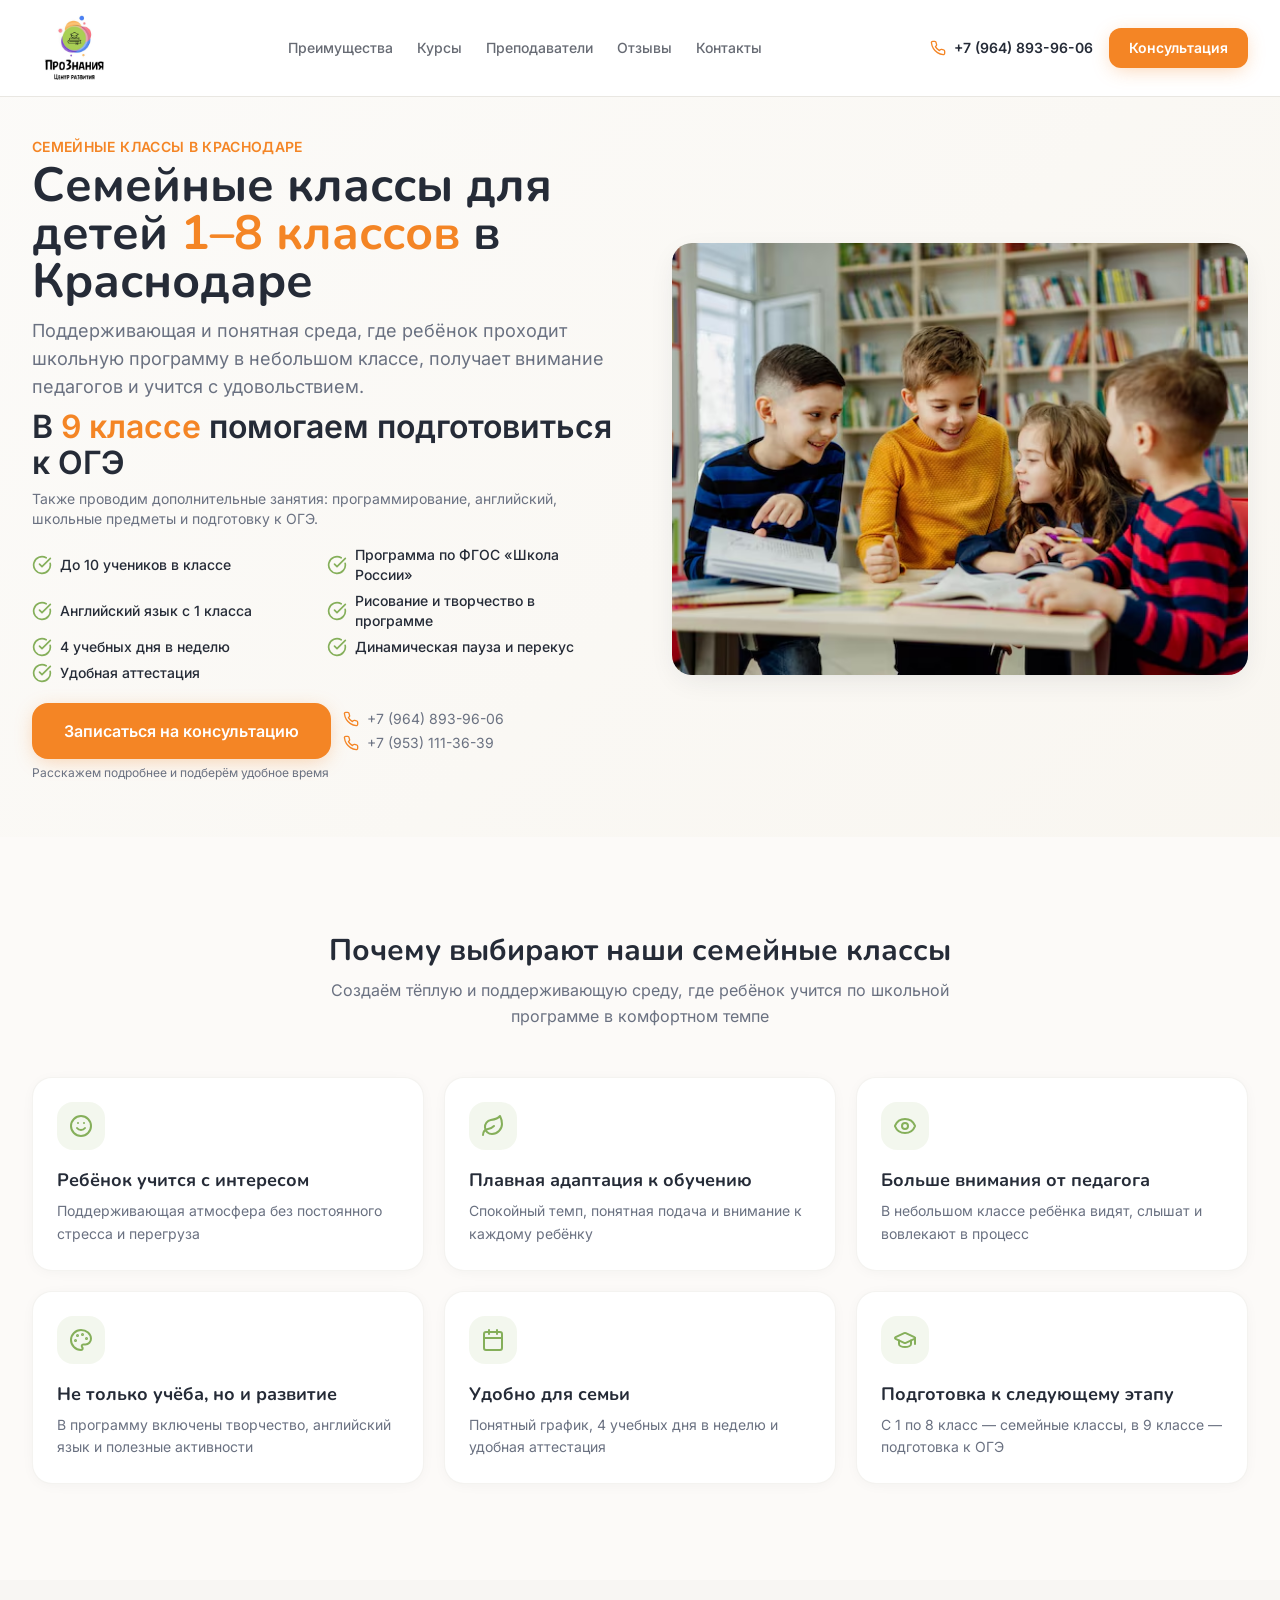
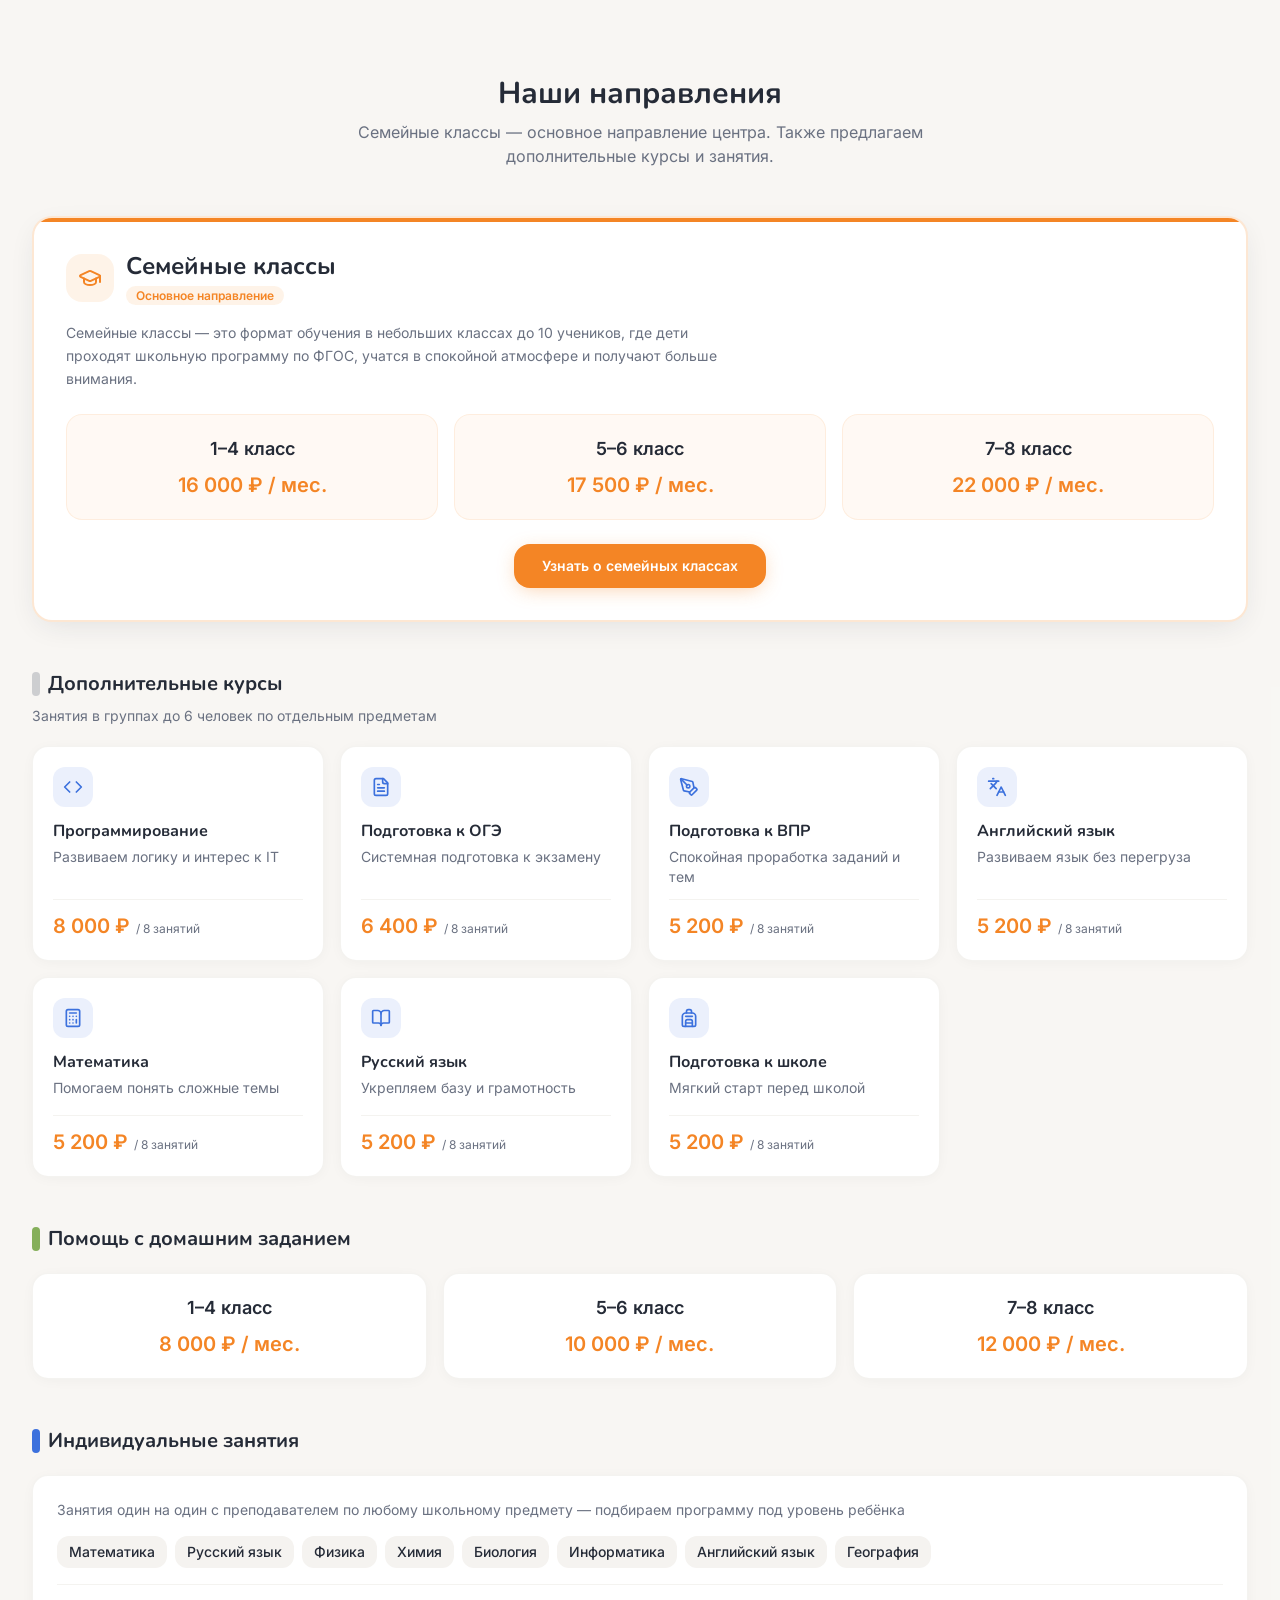
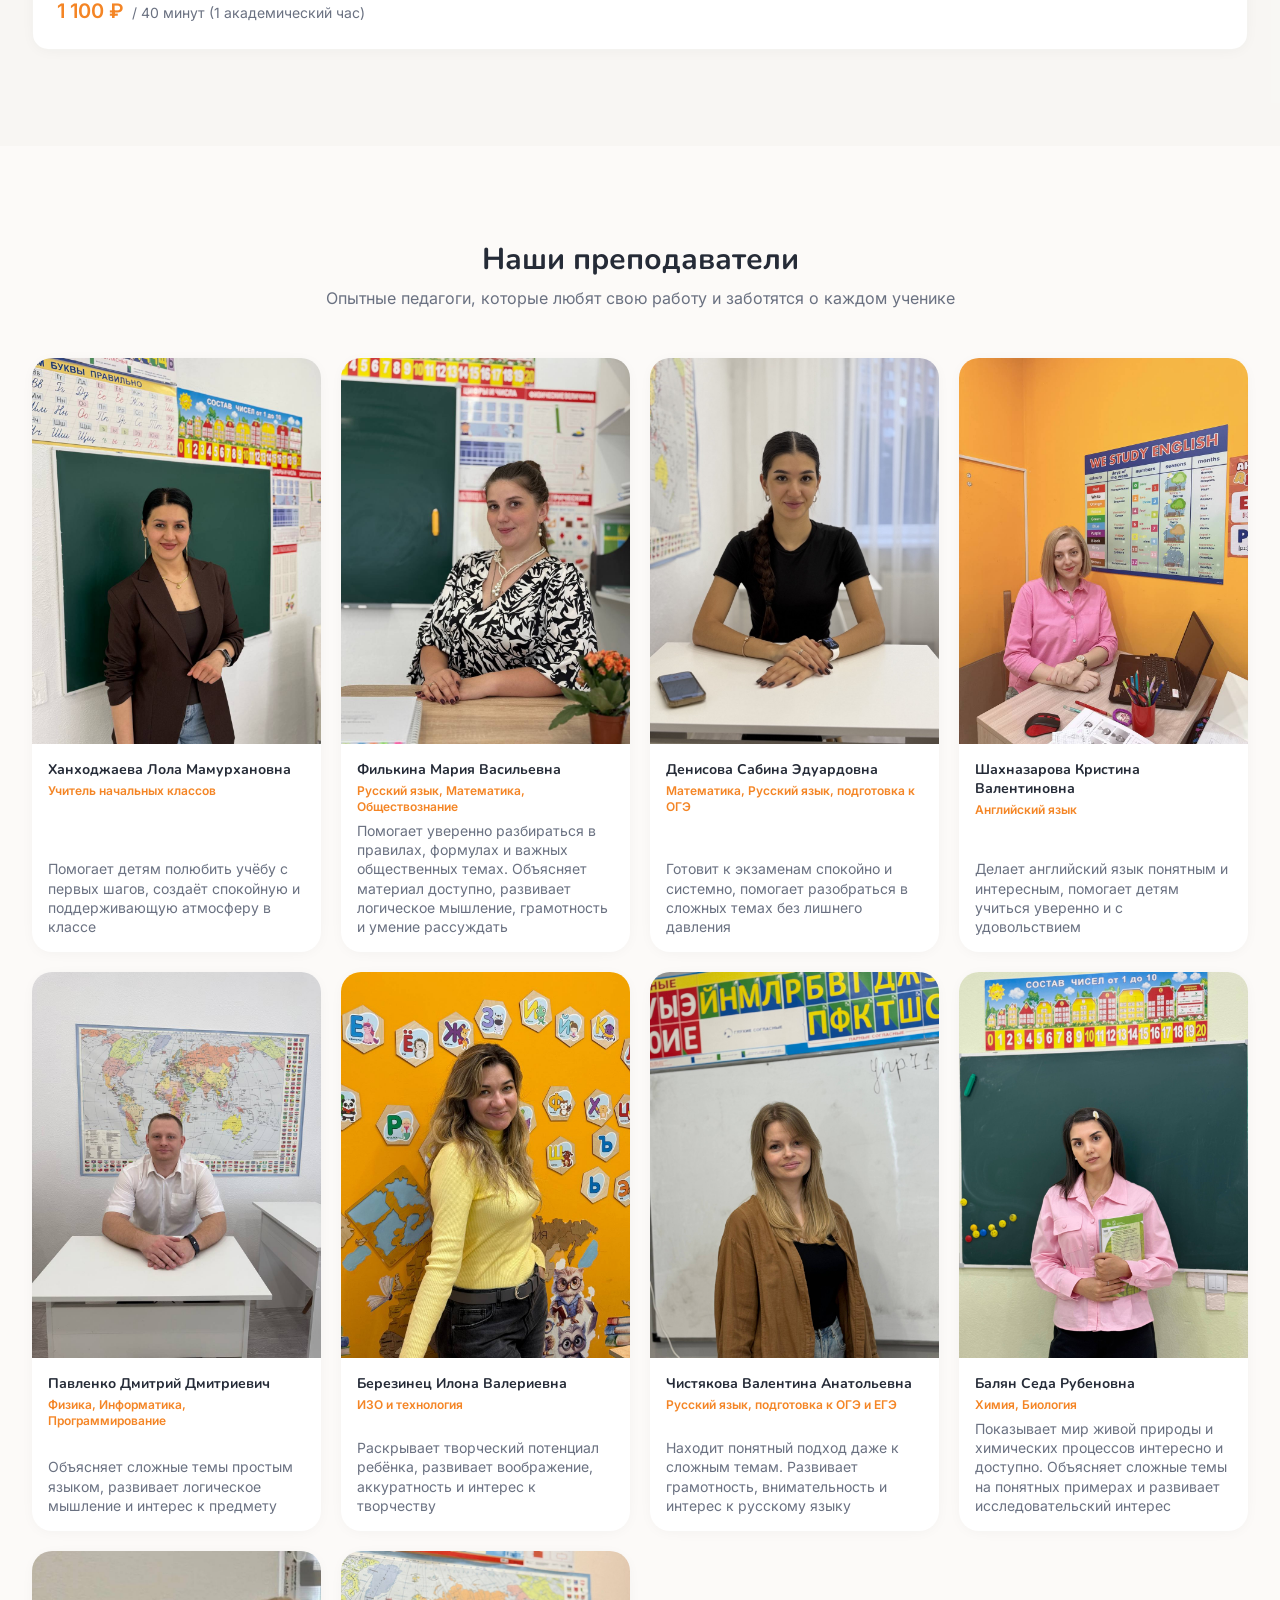
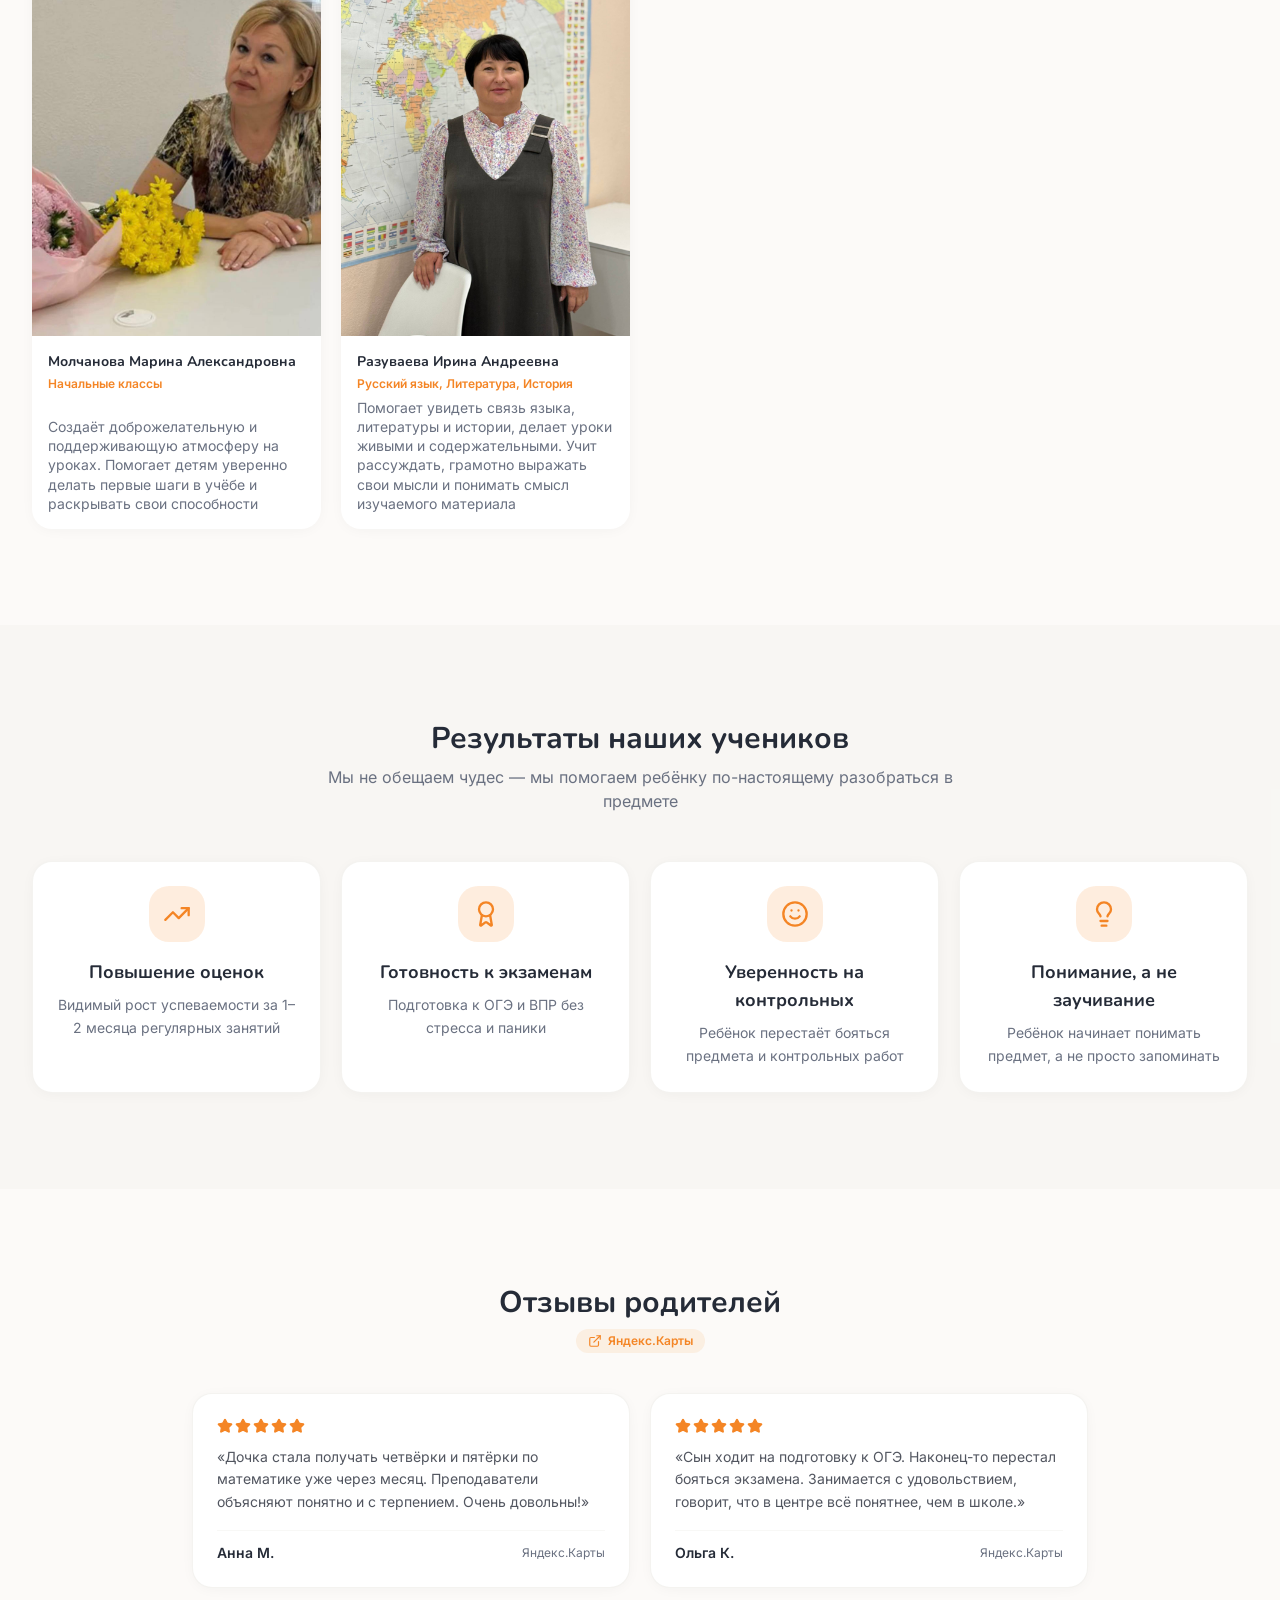
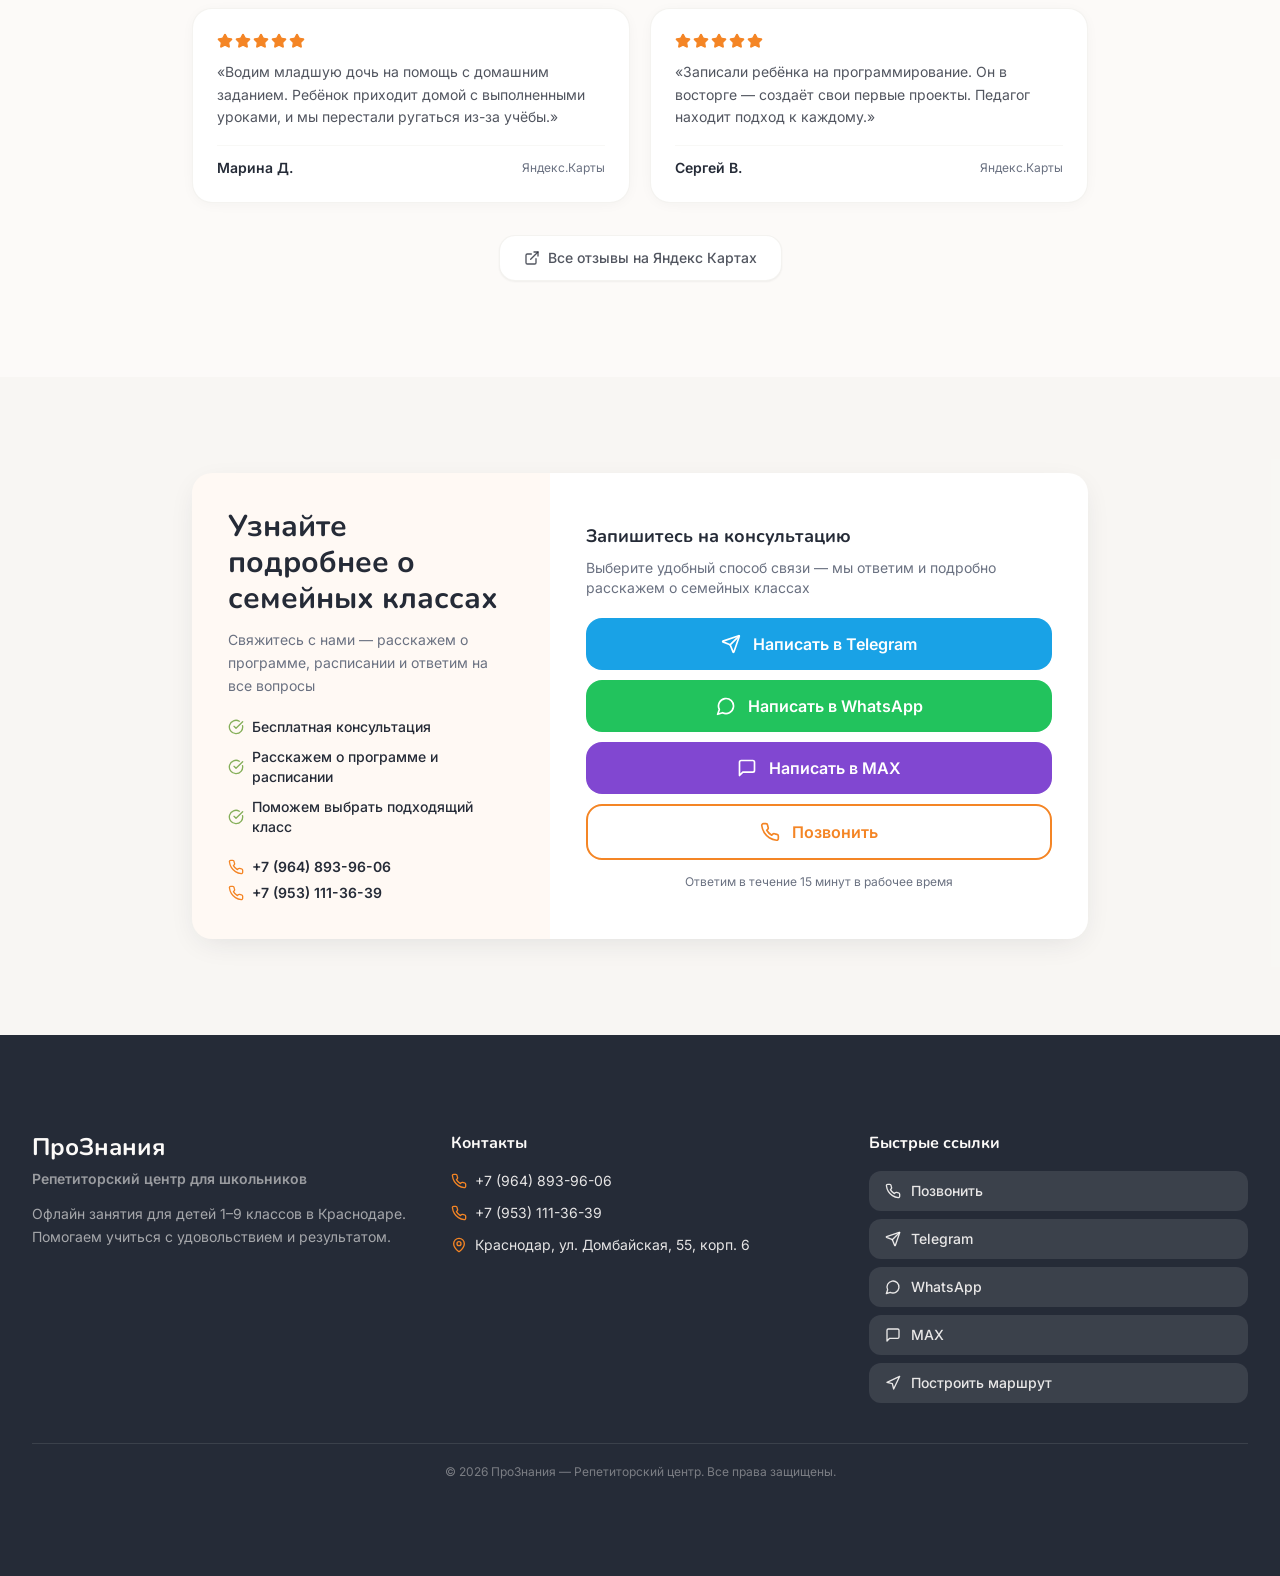
<file: index.html>
<!doctype html>
<html lang="ru">
	<head>
		<meta charset="UTF-8" />
		<meta
			name="viewport"
			content="width=device-width, initial-scale=1.0"
		/>
		<link
			rel="icon"
			type="image/png"
			href="favicon.png"
		/>
		<title>ПроЗнания — Семейные классы в Краснодаре</title>
		<meta
			name="description"
			content="Семейные классы ПроЗнания в Краснодаре. Обучение по ФГОС в классах до 10 учеников для детей 1–8 классов. Английский, творчество, индивидуальный подход."
		/>
		<link
			rel="stylesheet"
			href="styles.css"
		/>
	</head>
	<body>
		<div class="min-h-screen">
			<header
				class="sticky top-0 z-50 bg-card/95 backdrop-blur-md border-b border-border"
			>
				<input
					type="checkbox"
					id="mobile-menu-toggle"
					class="mobile-menu-toggle"
				/>
				<div
					class="container-main flex items-center justify-between px-4 sm:px-6 lg:px-8 h-20 md:h-24"
				>
					<a
						href="#"
						class="flex items-center gap-3 shrink-0 py-2"
					>
						<img
							src="логотип.jpg"
							alt="ПроЗнания"
							class="h-[4.5rem] md:h-[5.5rem] w-auto"
						/>
					</a>
					<nav class="hidden lg:flex items-center gap-6">
						<a
							href="#advantages"
							class="text-sm font-medium text-foreground/70 hover:text-primary transition-colors"
						>
							Преимущества
						</a>
						<a
							href="#courses"
							class="text-sm font-medium text-foreground/70 hover:text-primary transition-colors"
						>
							Курсы
						</a>
						<a
							href="#teachers"
							class="text-sm font-medium text-foreground/70 hover:text-primary transition-colors"
						>
							Преподаватели
						</a>
						<a
							href="#reviews"
							class="text-sm font-medium text-foreground/70 hover:text-primary transition-colors"
						>
							Отзывы
						</a>
						<a
							href="#contacts"
							class="text-sm font-medium text-foreground/70 hover:text-primary transition-colors"
						>
							Контакты
						</a>
					</nav>
					<div class="hidden md:flex items-center gap-4">
						<a
							href="tel:+79648939606"
							class="flex items-center gap-2 text-sm font-semibold text-foreground"
						>
							<svg
								xmlns="http://www.w3.org/2000/svg"
								width="24"
								height="24"
								viewBox="0 0 24 24"
								fill="none"
								stroke="currentColor"
								stroke-width="2"
								stroke-linecap="round"
								stroke-linejoin="round"
								class="lucide lucide-phone w-4 h-4 text-primary"
							>
								<path
									d="M22 16.92v3a2 2 0 0 1-2.18 2 19.79 19.79 0 0 1-8.63-3.07 19.5 19.5 0 0 1-6-6 19.79 19.79 0 0 1-3.07-8.67A2 2 0 0 1 4.11 2h3a2 2 0 0 1 2 1.72 12.84 12.84 0 0 0 .7 2.81 2 2 0 0 1-.45 2.11L8.09 9.91a16 16 0 0 0 6 6l1.27-1.27a2 2 0 0 1 2.11-.45 12.84 12.84 0 0 0 2.81.7A2 2 0 0 1 22 16.92z"
								></path>
							</svg>
							+7 (964) 893-96-06
						</a>
						<a
							href="https://t.me/+79648939606"
							target="_blank"
							rel="noopener noreferrer"
							class="bg-primary text-primary-foreground px-5 py-2.5 rounded-lg text-sm font-semibold shadow-cta hover:brightness-105 transition-all"
						>
							Консультация
						</a>
					</div>
					<label
						for="mobile-menu-toggle"
						aria-label="Меню"
						class="lg:hidden p-2 text-foreground mobile-menu-label"
					>
						<svg
							xmlns="http://www.w3.org/2000/svg"
							width="24"
							height="24"
							viewBox="0 0 24 24"
							fill="none"
							stroke="currentColor"
							stroke-width="2"
							stroke-linecap="round"
							class="menu-open-icon"
						>
							<path d="M4 6h16M4 12h16M4 18h16"></path></svg
						><svg
							xmlns="http://www.w3.org/2000/svg"
							width="24"
							height="24"
							viewBox="0 0 24 24"
							fill="none"
							stroke="currentColor"
							stroke-width="2"
							stroke-linecap="round"
							class="menu-close-icon"
						>
							<path d="m6 6 12 12M6 18 18 6"></path>
						</svg>
					</label>
				</div>
				<div
					class="lg:hidden bg-card border-t border-border px-4 pb-4 mobile-navigation"
				>
					<nav class="flex flex-col gap-3 py-3">
						<a
							href="#advantages"
							class="text-sm font-medium text-foreground/70 hover:text-primary py-1"
						>
							Преимущества
						</a>
						<a
							href="#courses"
							class="text-sm font-medium text-foreground/70 hover:text-primary py-1"
						>
							Курсы
						</a>
						<a
							href="#teachers"
							class="text-sm font-medium text-foreground/70 hover:text-primary py-1"
						>
							Преподаватели
						</a>
						<a
							href="#reviews"
							class="text-sm font-medium text-foreground/70 hover:text-primary py-1"
						>
							Отзывы
						</a>
						<a
							href="#contacts"
							class="text-sm font-medium text-foreground/70 hover:text-primary py-1"
						>
							Контакты
						</a>
					</nav>
					<a
						href="tel:+79648939606"
						class="flex items-center gap-2 text-sm font-semibold text-foreground mb-3"
					>
						<svg
							xmlns="http://www.w3.org/2000/svg"
							width="24"
							height="24"
							viewBox="0 0 24 24"
							fill="none"
							stroke="currentColor"
							stroke-width="2"
							stroke-linecap="round"
							stroke-linejoin="round"
							class="lucide lucide-phone w-4 h-4 text-primary"
						>
							<path
								d="M22 16.92v3a2 2 0 0 1-2.18 2 19.79 19.79 0 0 1-8.63-3.07 19.5 19.5 0 0 1-6-6 19.79 19.79 0 0 1-3.07-8.67A2 2 0 0 1 4.11 2h3a2 2 0 0 1 2 1.72 12.84 12.84 0 0 0 .7 2.81 2 2 0 0 1-.45 2.11L8.09 9.91a16 16 0 0 0 6 6l1.27-1.27a2 2 0 0 1 2.11-.45 12.84 12.84 0 0 0 2.81.7A2 2 0 0 1 22 16.92z"
							></path>
						</svg>
						+7 (964) 893-96-06
					</a>
					<a
						href="https://t.me/+79648939606"
						target="_blank"
						rel="noopener noreferrer"
						class="block text-center bg-primary text-primary-foreground px-5 py-2.5 rounded-lg text-sm font-semibold shadow-cta"
					>
						Консультация
					</a>
				</div>
			</header>
			<section
				class="px-4 sm:px-6 lg:px-8 pt-6 md:pt-10 pb-10 md:pb-14 overflow-hidden"
				style="background: var(--hero-gradient)"
			>
				<div
					class="container-main flex flex-col lg:flex-row items-center gap-6 lg:gap-14"
				>
					<div class="flex-1 max-w-xl lg:max-w-none">
						<p
							class="text-sm font-semibold text-primary tracking-wide uppercase mb-1"
						>
							Семейные классы в Краснодаре
						</p>
						<h1
							class="text-3xl sm:text-4xl md:text-[2.75rem] lg:text-5xl leading-[1.15] mb-3"
						>
							Семейные классы для детей
							<span class="text-primary">1–8 классов</span>
							в Краснодаре
						</h1>
						<p
							class="text-base md:text-lg text-muted-foreground leading-relaxed mb-2"
						>
							Поддерживающая и понятная среда, где ребёнок проходит школьную
							программу в небольшом классе, получает внимание педагогов и учится
							с удовольствием.
						</p>
						<p class="text-2xl sm:text-3xl md:text-[2rem] font-bold mb-2">
							В
							<span class="text-primary">9 классе</span>
							помогаем подготовиться к ОГЭ
						</p>
						<p class="text-sm text-muted-foreground mb-4">
							Также проводим дополнительные занятия: программирование,
							английский, школьные предметы и подготовку к ОГЭ.
						</p>
						<ul class="grid grid-cols-1 sm:grid-cols-2 gap-1.5 mb-5">
							<li class="flex items-center gap-2 text-sm font-medium">
								<svg
									xmlns="http://www.w3.org/2000/svg"
									width="24"
									height="24"
									viewBox="0 0 24 24"
									fill="none"
									stroke="currentColor"
									stroke-width="2"
									stroke-linecap="round"
									stroke-linejoin="round"
									class="lucide lucide-circle-check-big w-5 h-5 text-secondary shrink-0"
								>
									<path d="M21.801 10A10 10 0 1 1 17 3.335"></path>
									<path d="m9 11 3 3L22 4"></path>
								</svg>
								До 10 учеников в классе
							</li>
							<li class="flex items-center gap-2 text-sm font-medium">
								<svg
									xmlns="http://www.w3.org/2000/svg"
									width="24"
									height="24"
									viewBox="0 0 24 24"
									fill="none"
									stroke="currentColor"
									stroke-width="2"
									stroke-linecap="round"
									stroke-linejoin="round"
									class="lucide lucide-circle-check-big w-5 h-5 text-secondary shrink-0"
								>
									<path d="M21.801 10A10 10 0 1 1 17 3.335"></path>
									<path d="m9 11 3 3L22 4"></path>
								</svg>
								Программа по ФГОС «Школа России»
							</li>
							<li class="flex items-center gap-2 text-sm font-medium">
								<svg
									xmlns="http://www.w3.org/2000/svg"
									width="24"
									height="24"
									viewBox="0 0 24 24"
									fill="none"
									stroke="currentColor"
									stroke-width="2"
									stroke-linecap="round"
									stroke-linejoin="round"
									class="lucide lucide-circle-check-big w-5 h-5 text-secondary shrink-0"
								>
									<path d="M21.801 10A10 10 0 1 1 17 3.335"></path>
									<path d="m9 11 3 3L22 4"></path>
								</svg>
								Английский язык с 1 класса
							</li>
							<li class="flex items-center gap-2 text-sm font-medium">
								<svg
									xmlns="http://www.w3.org/2000/svg"
									width="24"
									height="24"
									viewBox="0 0 24 24"
									fill="none"
									stroke="currentColor"
									stroke-width="2"
									stroke-linecap="round"
									stroke-linejoin="round"
									class="lucide lucide-circle-check-big w-5 h-5 text-secondary shrink-0"
								>
									<path d="M21.801 10A10 10 0 1 1 17 3.335"></path>
									<path d="m9 11 3 3L22 4"></path>
								</svg>
								Рисование и творчество в программе
							</li>
							<li class="flex items-center gap-2 text-sm font-medium">
								<svg
									xmlns="http://www.w3.org/2000/svg"
									width="24"
									height="24"
									viewBox="0 0 24 24"
									fill="none"
									stroke="currentColor"
									stroke-width="2"
									stroke-linecap="round"
									stroke-linejoin="round"
									class="lucide lucide-circle-check-big w-5 h-5 text-secondary shrink-0"
								>
									<path d="M21.801 10A10 10 0 1 1 17 3.335"></path>
									<path d="m9 11 3 3L22 4"></path>
								</svg>
								4 учебных дня в неделю
							</li>
							<li class="flex items-center gap-2 text-sm font-medium">
								<svg
									xmlns="http://www.w3.org/2000/svg"
									width="24"
									height="24"
									viewBox="0 0 24 24"
									fill="none"
									stroke="currentColor"
									stroke-width="2"
									stroke-linecap="round"
									stroke-linejoin="round"
									class="lucide lucide-circle-check-big w-5 h-5 text-secondary shrink-0"
								>
									<path d="M21.801 10A10 10 0 1 1 17 3.335"></path>
									<path d="m9 11 3 3L22 4"></path>
								</svg>
								Динамическая пауза и перекус
							</li>
							<li class="flex items-center gap-2 text-sm font-medium">
								<svg
									xmlns="http://www.w3.org/2000/svg"
									width="24"
									height="24"
									viewBox="0 0 24 24"
									fill="none"
									stroke="currentColor"
									stroke-width="2"
									stroke-linecap="round"
									stroke-linejoin="round"
									class="lucide lucide-circle-check-big w-5 h-5 text-secondary shrink-0"
								>
									<path d="M21.801 10A10 10 0 1 1 17 3.335"></path>
									<path d="m9 11 3 3L22 4"></path>
								</svg>
								Удобная аттестация
							</li>
						</ul>
						<div
							class="flex flex-col sm:flex-row items-start sm:items-center gap-3"
						>
							<a
								href="https://t.me/+79648939606"
								target="_blank"
								rel="noopener noreferrer"
								class="bg-primary text-primary-foreground px-8 py-4 rounded-xl text-base font-bold shadow-cta hover:brightness-105 transition-all"
							>
								Записаться на консультацию
							</a>
							<div class="flex flex-col gap-1">
								<a
									href="tel:+79648939606"
									class="flex items-center gap-2 text-sm text-muted-foreground"
								>
									<svg
										xmlns="http://www.w3.org/2000/svg"
										width="24"
										height="24"
										viewBox="0 0 24 24"
										fill="none"
										stroke="currentColor"
										stroke-width="2"
										stroke-linecap="round"
										stroke-linejoin="round"
										class="lucide lucide-phone w-4 h-4 text-primary"
									>
										<path
											d="M22 16.92v3a2 2 0 0 1-2.18 2 19.79 19.79 0 0 1-8.63-3.07 19.5 19.5 0 0 1-6-6 19.79 19.79 0 0 1-3.07-8.67A2 2 0 0 1 4.11 2h3a2 2 0 0 1 2 1.72 12.84 12.84 0 0 0 .7 2.81 2 2 0 0 1-.45 2.11L8.09 9.91a16 16 0 0 0 6 6l1.27-1.27a2 2 0 0 1 2.11-.45 12.84 12.84 0 0 0 2.81.7A2 2 0 0 1 22 16.92z"
										></path>
									</svg>
									+7 (964) 893-96-06
								</a>
								<a
									href="tel:+79531113639"
									class="flex items-center gap-2 text-sm text-muted-foreground"
								>
									<svg
										xmlns="http://www.w3.org/2000/svg"
										width="24"
										height="24"
										viewBox="0 0 24 24"
										fill="none"
										stroke="currentColor"
										stroke-width="2"
										stroke-linecap="round"
										stroke-linejoin="round"
										class="lucide lucide-phone w-4 h-4 text-primary"
									>
										<path
											d="M22 16.92v3a2 2 0 0 1-2.18 2 19.79 19.79 0 0 1-8.63-3.07 19.5 19.5 0 0 1-6-6 19.79 19.79 0 0 1-3.07-8.67A2 2 0 0 1 4.11 2h3a2 2 0 0 1 2 1.72 12.84 12.84 0 0 0 .7 2.81 2 2 0 0 1-.45 2.11L8.09 9.91a16 16 0 0 0 6 6l1.27-1.27a2 2 0 0 1 2.11-.45 12.84 12.84 0 0 0 2.81.7A2 2 0 0 1 22 16.92z"
										></path>
									</svg>
									+7 (953) 111-36-39
								</a>
							</div>
						</div>
						<p class="text-xs text-muted-foreground mt-1.5">
							Расскажем подробнее и подберём удобное время
						</p>
					</div>
					<div class="flex-1 max-w-lg lg:max-w-xl">
						<img
							src="assets/hero-image-D_gI0pqp.jpg"
							alt="Дети на занятии в семейном классе ПроЗнания"
							class="rounded-2xl shadow-card-hover w-full object-cover aspect-[4/3] brightness-[1.02] saturate-[0.92] contrast-[1.03]"
							width="1024"
							height="768"
						/>
					</div>
				</div>
			</section>

			<section
				id="advantages"
				class="section-padding"
			>
				<div class="container-main">
					<h2 class="text-2xl md:text-3xl text-center mb-2">
						Почему выбирают наши семейные классы
					</h2>
					<p
						class="text-center text-muted-foreground mb-12 max-w-2xl mx-auto text-base leading-relaxed"
					>
						Создаём тёплую и поддерживающую среду, где ребёнок учится по
						школьной программе в комфортном темпе
					</p>
					<div class="grid sm:grid-cols-2 lg:grid-cols-3 gap-5">
						<div
							class="bg-card rounded-2xl p-6 shadow-card hover:shadow-card-hover transition-shadow border border-border/50"
						>
							<div
								class="w-12 h-12 rounded-xl bg-secondary/10 flex items-center justify-center mb-4"
							>
								<svg
									xmlns="http://www.w3.org/2000/svg"
									width="24"
									height="24"
									viewBox="0 0 24 24"
									fill="none"
									stroke="currentColor"
									stroke-width="2"
									stroke-linecap="round"
									stroke-linejoin="round"
									class="lucide lucide-smile w-6 h-6 text-secondary"
								>
									<circle
										cx="12"
										cy="12"
										r="10"
									></circle>
									<path d="M8 14s1.5 2 4 2 4-2 4-2"></path>
									<line
										x1="9"
										x2="9.01"
										y1="9"
										y2="9"
									></line>
									<line
										x1="15"
										x2="15.01"
										y1="9"
										y2="9"
									></line>
								</svg>
							</div>
							<h3 class="text-lg font-bold mb-1.5">
								Ребёнок учится с интересом
							</h3>
							<p class="text-sm text-muted-foreground leading-relaxed">
								Поддерживающая атмосфера без постоянного стресса и перегруза
							</p>
						</div>
						<div
							class="bg-card rounded-2xl p-6 shadow-card hover:shadow-card-hover transition-shadow border border-border/50"
						>
							<div
								class="w-12 h-12 rounded-xl bg-secondary/10 flex items-center justify-center mb-4"
							>
								<svg
									xmlns="http://www.w3.org/2000/svg"
									width="24"
									height="24"
									viewBox="0 0 24 24"
									fill="none"
									stroke="currentColor"
									stroke-width="2"
									stroke-linecap="round"
									stroke-linejoin="round"
									class="lucide lucide-leaf w-6 h-6 text-secondary"
								>
									<path
										d="M11 20A7 7 0 0 1 9.8 6.1C15.5 5 17 4.48 19 2c1 2 2 4.18 2 8 0 5.5-4.78 10-10 10Z"
									></path>
									<path
										d="M2 21c0-3 1.85-5.36 5.08-6C9.5 14.52 12 13 13 12"
									></path>
								</svg>
							</div>
							<h3 class="text-lg font-bold mb-1.5">
								Плавная адаптация к обучению
							</h3>
							<p class="text-sm text-muted-foreground leading-relaxed">
								Спокойный темп, понятная подача и внимание к каждому ребёнку
							</p>
						</div>
						<div
							class="bg-card rounded-2xl p-6 shadow-card hover:shadow-card-hover transition-shadow border border-border/50"
						>
							<div
								class="w-12 h-12 rounded-xl bg-secondary/10 flex items-center justify-center mb-4"
							>
								<svg
									xmlns="http://www.w3.org/2000/svg"
									width="24"
									height="24"
									viewBox="0 0 24 24"
									fill="none"
									stroke="currentColor"
									stroke-width="2"
									stroke-linecap="round"
									stroke-linejoin="round"
									class="lucide lucide-eye w-6 h-6 text-secondary"
								>
									<path
										d="M2.062 12.348a1 1 0 0 1 0-.696 10.75 10.75 0 0 1 19.876 0 1 1 0 0 1 0 .696 10.75 10.75 0 0 1-19.876 0"
									></path>
									<circle
										cx="12"
										cy="12"
										r="3"
									></circle>
								</svg>
							</div>
							<h3 class="text-lg font-bold mb-1.5">
								Больше внимания от педагога
							</h3>
							<p class="text-sm text-muted-foreground leading-relaxed">
								В небольшом классе ребёнка видят, слышат и вовлекают в процесс
							</p>
						</div>
						<div
							class="bg-card rounded-2xl p-6 shadow-card hover:shadow-card-hover transition-shadow border border-border/50"
						>
							<div
								class="w-12 h-12 rounded-xl bg-secondary/10 flex items-center justify-center mb-4"
							>
								<svg
									xmlns="http://www.w3.org/2000/svg"
									width="24"
									height="24"
									viewBox="0 0 24 24"
									fill="none"
									stroke="currentColor"
									stroke-width="2"
									stroke-linecap="round"
									stroke-linejoin="round"
									class="lucide lucide-palette w-6 h-6 text-secondary"
								>
									<circle
										cx="13.5"
										cy="6.5"
										r=".5"
										fill="currentColor"
									></circle>
									<circle
										cx="17.5"
										cy="10.5"
										r=".5"
										fill="currentColor"
									></circle>
									<circle
										cx="8.5"
										cy="7.5"
										r=".5"
										fill="currentColor"
									></circle>
									<circle
										cx="6.5"
										cy="12.5"
										r=".5"
										fill="currentColor"
									></circle>
									<path
										d="M12 2C6.5 2 2 6.5 2 12s4.5 10 10 10c.926 0 1.648-.746 1.648-1.688 0-.437-.18-.835-.437-1.125-.29-.289-.438-.652-.438-1.125a1.64 1.64 0 0 1 1.668-1.668h1.996c3.051 0 5.555-2.503 5.555-5.554C21.965 6.012 17.461 2 12 2z"
									></path>
								</svg>
							</div>
							<h3 class="text-lg font-bold mb-1.5">
								Не только учёба, но и развитие
							</h3>
							<p class="text-sm text-muted-foreground leading-relaxed">
								В программу включены творчество, английский язык и полезные
								активности
							</p>
						</div>
						<div
							class="bg-card rounded-2xl p-6 shadow-card hover:shadow-card-hover transition-shadow border border-border/50"
						>
							<div
								class="w-12 h-12 rounded-xl bg-secondary/10 flex items-center justify-center mb-4"
							>
								<svg
									xmlns="http://www.w3.org/2000/svg"
									width="24"
									height="24"
									viewBox="0 0 24 24"
									fill="none"
									stroke="currentColor"
									stroke-width="2"
									stroke-linecap="round"
									stroke-linejoin="round"
									class="lucide lucide-calendar w-6 h-6 text-secondary"
								>
									<path d="M8 2v4"></path>
									<path d="M16 2v4"></path>
									<rect
										width="18"
										height="18"
										x="3"
										y="4"
										rx="2"
									></rect>
									<path d="M3 10h18"></path>
								</svg>
							</div>
							<h3 class="text-lg font-bold mb-1.5">Удобно для семьи</h3>
							<p class="text-sm text-muted-foreground leading-relaxed">
								Понятный график, 4 учебных дня в неделю и удобная аттестация
							</p>
						</div>
						<div
							class="bg-card rounded-2xl p-6 shadow-card hover:shadow-card-hover transition-shadow border border-border/50"
						>
							<div
								class="w-12 h-12 rounded-xl bg-secondary/10 flex items-center justify-center mb-4"
							>
								<svg
									xmlns="http://www.w3.org/2000/svg"
									width="24"
									height="24"
									viewBox="0 0 24 24"
									fill="none"
									stroke="currentColor"
									stroke-width="2"
									stroke-linecap="round"
									stroke-linejoin="round"
									class="lucide lucide-graduation-cap w-6 h-6 text-secondary"
								>
									<path
										d="M21.42 10.922a1 1 0 0 0-.019-1.838L12.83 5.18a2 2 0 0 0-1.66 0L2.6 9.08a1 1 0 0 0 0 1.832l8.57 3.908a2 2 0 0 0 1.66 0z"
									></path>
									<path d="M22 10v6"></path>
									<path d="M6 12.5V16a6 3 0 0 0 12 0v-3.5"></path>
								</svg>
							</div>
							<h3 class="text-lg font-bold mb-1.5">
								Подготовка к следующему этапу
							</h3>
							<p class="text-sm text-muted-foreground leading-relaxed">
								С 1 по 8 класс — семейные классы, в 9 классе — подготовка к ОГЭ
							</p>
						</div>
					</div>
				</div>
			</section>

			<section
				id="courses"
				class="section-padding bg-muted/50"
			>
				<div class="container-main">
					<h2 class="text-2xl md:text-3xl text-center mb-2">
						Наши направления
					</h2>
					<p class="text-center text-muted-foreground mb-12 max-w-2xl mx-auto">
						Семейные классы — основное направление центра. Также предлагаем
						дополнительные курсы и занятия.
					</p>
					<div
						class="bg-card rounded-2xl p-6 md:p-8 shadow-card-hover border-2 border-primary/20 mb-12 relative overflow-hidden"
					>
						<div class="absolute top-0 left-0 right-0 h-1 bg-primary"></div>
						<div class="flex items-center gap-3 mb-4">
							<div
								class="w-12 h-12 rounded-xl bg-primary/10 flex items-center justify-center"
							>
								<svg
									xmlns="http://www.w3.org/2000/svg"
									width="24"
									height="24"
									viewBox="0 0 24 24"
									fill="none"
									stroke="currentColor"
									stroke-width="2"
									stroke-linecap="round"
									stroke-linejoin="round"
									class="lucide lucide-graduation-cap w-6 h-6 text-primary"
								>
									<path
										d="M21.42 10.922a1 1 0 0 0-.019-1.838L12.83 5.18a2 2 0 0 0-1.66 0L2.6 9.08a1 1 0 0 0 0 1.832l8.57 3.908a2 2 0 0 0 1.66 0z"
									></path>
									<path d="M22 10v6"></path>
									<path d="M6 12.5V16a6 3 0 0 0 12 0v-3.5"></path>
								</svg>
							</div>
							<div>
								<h3 class="text-xl md:text-2xl font-bold">Семейные классы</h3>
								<span
									class="text-xs font-semibold text-primary bg-primary/10 px-2.5 py-0.5 rounded-full"
								>
									Основное направление
								</span>
							</div>
						</div>
						<p
							class="text-sm text-muted-foreground leading-relaxed mb-6 max-w-2xl"
						>
							Семейные классы — это формат обучения в небольших классах до 10
							учеников, где дети проходят школьную программу по ФГОС, учатся в
							спокойной атмосфере и получают больше внимания.
						</p>
						<div class="grid sm:grid-cols-3 gap-4 mb-6">
							<div
								class="bg-primary/5 rounded-xl p-5 text-center border border-primary/10"
							>
								<p class="font-bold text-lg mb-2">1–4 класс</p>
								<p class="text-xl font-extrabold text-primary">
									16 000 ₽ / мес.
								</p>
							</div>
							<div
								class="bg-primary/5 rounded-xl p-5 text-center border border-primary/10"
							>
								<p class="font-bold text-lg mb-2">5–6 класс</p>
								<p class="text-xl font-extrabold text-primary">
									17 500 ₽ / мес.
								</p>
							</div>
							<div
								class="bg-primary/5 rounded-xl p-5 text-center border border-primary/10"
							>
								<p class="font-bold text-lg mb-2">7–8 класс</p>
								<p class="text-xl font-extrabold text-primary">
									22 000 ₽ / мес.
								</p>
							</div>
						</div>
						<div class="flex justify-center">
							<a
								href="https://t.me/+79648939606"
								target="_blank"
								rel="noopener noreferrer"
								class="bg-primary text-primary-foreground px-7 py-3 rounded-xl text-sm font-bold shadow-cta hover:brightness-105 transition-all"
							>
								Узнать о семейных классах
							</a>
						</div>
					</div>
					<h3 class="text-xl font-bold mb-2 flex items-center gap-2">
						<span
							class="w-2 h-6 rounded-full bg-muted-foreground/30 inline-block"
						></span>
						Дополнительные курсы
					</h3>
					<p class="text-sm text-muted-foreground mb-5">
						Занятия в группах до 6 человек по отдельным предметам
					</p>
					<div
						class="grid sm:grid-cols-2 lg:grid-cols-3 xl:grid-cols-4 gap-4 mb-12"
					>
						<div
							class="bg-card rounded-xl p-5 shadow-card hover:shadow-card-hover transition-shadow flex flex-col border border-border/50 min-h-[200px]"
						>
							<div
								class="w-10 h-10 rounded-lg bg-accent/10 flex items-center justify-center mb-3"
							>
								<svg
									xmlns="http://www.w3.org/2000/svg"
									width="24"
									height="24"
									viewBox="0 0 24 24"
									fill="none"
									stroke="currentColor"
									stroke-width="2"
									stroke-linecap="round"
									stroke-linejoin="round"
									class="lucide lucide-code w-5 h-5 text-accent"
								>
									<polyline points="16 18 22 12 16 6"></polyline>
									<polyline points="8 6 2 12 8 18"></polyline>
								</svg>
							</div>
							<h4 class="font-bold text-base mb-1">Программирование</h4>
							<p class="text-sm text-muted-foreground mb-3">
								Развиваем логику и интерес к IT
							</p>
							<div
								class="mt-auto pt-3 border-t border-border/50 flex items-baseline gap-1.5"
							>
								<span class="text-xl font-extrabold text-primary">8 000 ₽</span>
								<span class="text-xs text-muted-foreground">/ 8 занятий</span>
							</div>
						</div>
						<div
							class="bg-card rounded-xl p-5 shadow-card hover:shadow-card-hover transition-shadow flex flex-col border border-border/50 min-h-[200px]"
						>
							<div
								class="w-10 h-10 rounded-lg bg-accent/10 flex items-center justify-center mb-3"
							>
								<svg
									xmlns="http://www.w3.org/2000/svg"
									width="24"
									height="24"
									viewBox="0 0 24 24"
									fill="none"
									stroke="currentColor"
									stroke-width="2"
									stroke-linecap="round"
									stroke-linejoin="round"
									class="lucide lucide-file-text w-5 h-5 text-accent"
								>
									<path
										d="M15 2H6a2 2 0 0 0-2 2v16a2 2 0 0 0 2 2h12a2 2 0 0 0 2-2V7Z"
									></path>
									<path d="M14 2v4a2 2 0 0 0 2 2h4"></path>
									<path d="M10 9H8"></path>
									<path d="M16 13H8"></path>
									<path d="M16 17H8"></path>
								</svg>
							</div>
							<h4 class="font-bold text-base mb-1">Подготовка к ОГЭ</h4>
							<p class="text-sm text-muted-foreground mb-3">
								Системная подготовка к экзамену
							</p>
							<div
								class="mt-auto pt-3 border-t border-border/50 flex items-baseline gap-1.5"
							>
								<span class="text-xl font-extrabold text-primary">6 400 ₽</span>
								<span class="text-xs text-muted-foreground">/ 8 занятий</span>
							</div>
						</div>
						<div
							class="bg-card rounded-xl p-5 shadow-card hover:shadow-card-hover transition-shadow flex flex-col border border-border/50 min-h-[200px]"
						>
							<div
								class="w-10 h-10 rounded-lg bg-accent/10 flex items-center justify-center mb-3"
							>
								<svg
									xmlns="http://www.w3.org/2000/svg"
									width="24"
									height="24"
									viewBox="0 0 24 24"
									fill="none"
									stroke="currentColor"
									stroke-width="2"
									stroke-linecap="round"
									stroke-linejoin="round"
									class="lucide lucide-pen-tool w-5 h-5 text-accent"
								>
									<path
										d="M15.707 21.293a1 1 0 0 1-1.414 0l-1.586-1.586a1 1 0 0 1 0-1.414l5.586-5.586a1 1 0 0 1 1.414 0l1.586 1.586a1 1 0 0 1 0 1.414z"
									></path>
									<path
										d="m18 13-1.375-6.874a1 1 0 0 0-.746-.776L3.235 2.028a1 1 0 0 0-1.207 1.207L5.35 15.879a1 1 0 0 0 .776.746L13 18"
									></path>
									<path d="m2.3 2.3 7.286 7.286"></path>
									<circle
										cx="11"
										cy="11"
										r="2"
									></circle>
								</svg>
							</div>
							<h4 class="font-bold text-base mb-1">Подготовка к ВПР</h4>
							<p class="text-sm text-muted-foreground mb-3">
								Спокойная проработка заданий и тем
							</p>
							<div
								class="mt-auto pt-3 border-t border-border/50 flex items-baseline gap-1.5"
							>
								<span class="text-xl font-extrabold text-primary">5 200 ₽</span>
								<span class="text-xs text-muted-foreground">/ 8 занятий</span>
							</div>
						</div>
						<div
							class="bg-card rounded-xl p-5 shadow-card hover:shadow-card-hover transition-shadow flex flex-col border border-border/50 min-h-[200px]"
						>
							<div
								class="w-10 h-10 rounded-lg bg-accent/10 flex items-center justify-center mb-3"
							>
								<svg
									xmlns="http://www.w3.org/2000/svg"
									width="24"
									height="24"
									viewBox="0 0 24 24"
									fill="none"
									stroke="currentColor"
									stroke-width="2"
									stroke-linecap="round"
									stroke-linejoin="round"
									class="lucide lucide-languages w-5 h-5 text-accent"
								>
									<path d="m5 8 6 6"></path>
									<path d="m4 14 6-6 2-3"></path>
									<path d="M2 5h12"></path>
									<path d="M7 2h1"></path>
									<path d="m22 22-5-10-5 10"></path>
									<path d="M14 18h6"></path>
								</svg>
							</div>
							<h4 class="font-bold text-base mb-1">Английский язык</h4>
							<p class="text-sm text-muted-foreground mb-3">
								Развиваем язык без перегруза
							</p>
							<div
								class="mt-auto pt-3 border-t border-border/50 flex items-baseline gap-1.5"
							>
								<span class="text-xl font-extrabold text-primary">5 200 ₽</span>
								<span class="text-xs text-muted-foreground">/ 8 занятий</span>
							</div>
						</div>
						<div
							class="bg-card rounded-xl p-5 shadow-card hover:shadow-card-hover transition-shadow flex flex-col border border-border/50 min-h-[200px]"
						>
							<div
								class="w-10 h-10 rounded-lg bg-accent/10 flex items-center justify-center mb-3"
							>
								<svg
									xmlns="http://www.w3.org/2000/svg"
									width="24"
									height="24"
									viewBox="0 0 24 24"
									fill="none"
									stroke="currentColor"
									stroke-width="2"
									stroke-linecap="round"
									stroke-linejoin="round"
									class="lucide lucide-calculator w-5 h-5 text-accent"
								>
									<rect
										width="16"
										height="20"
										x="4"
										y="2"
										rx="2"
									></rect>
									<line
										x1="8"
										x2="16"
										y1="6"
										y2="6"
									></line>
									<line
										x1="16"
										x2="16"
										y1="14"
										y2="18"
									></line>
									<path d="M16 10h.01"></path>
									<path d="M12 10h.01"></path>
									<path d="M8 10h.01"></path>
									<path d="M12 14h.01"></path>
									<path d="M8 14h.01"></path>
									<path d="M12 18h.01"></path>
									<path d="M8 18h.01"></path>
								</svg>
							</div>
							<h4 class="font-bold text-base mb-1">Математика</h4>
							<p class="text-sm text-muted-foreground mb-3">
								Помогаем понять сложные темы
							</p>
							<div
								class="mt-auto pt-3 border-t border-border/50 flex items-baseline gap-1.5"
							>
								<span class="text-xl font-extrabold text-primary">5 200 ₽</span>
								<span class="text-xs text-muted-foreground">/ 8 занятий</span>
							</div>
						</div>
						<div
							class="bg-card rounded-xl p-5 shadow-card hover:shadow-card-hover transition-shadow flex flex-col border border-border/50 min-h-[200px]"
						>
							<div
								class="w-10 h-10 rounded-lg bg-accent/10 flex items-center justify-center mb-3"
							>
								<svg
									xmlns="http://www.w3.org/2000/svg"
									width="24"
									height="24"
									viewBox="0 0 24 24"
									fill="none"
									stroke="currentColor"
									stroke-width="2"
									stroke-linecap="round"
									stroke-linejoin="round"
									class="lucide lucide-book-open w-5 h-5 text-accent"
								>
									<path d="M12 7v14"></path>
									<path
										d="M3 18a1 1 0 0 1-1-1V4a1 1 0 0 1 1-1h5a4 4 0 0 1 4 4 4 4 0 0 1 4-4h5a1 1 0 0 1 1 1v13a1 1 0 0 1-1 1h-6a3 3 0 0 0-3 3 3 3 0 0 0-3-3z"
									></path>
								</svg>
							</div>
							<h4 class="font-bold text-base mb-1">Русский язык</h4>
							<p class="text-sm text-muted-foreground mb-3">
								Укрепляем базу и грамотность
							</p>
							<div
								class="mt-auto pt-3 border-t border-border/50 flex items-baseline gap-1.5"
							>
								<span class="text-xl font-extrabold text-primary">5 200 ₽</span>
								<span class="text-xs text-muted-foreground">/ 8 занятий</span>
							</div>
						</div>
						<div
							class="bg-card rounded-xl p-5 shadow-card hover:shadow-card-hover transition-shadow flex flex-col border border-border/50 min-h-[200px]"
						>
							<div
								class="w-10 h-10 rounded-lg bg-accent/10 flex items-center justify-center mb-3"
							>
								<svg
									xmlns="http://www.w3.org/2000/svg"
									width="24"
									height="24"
									viewBox="0 0 24 24"
									fill="none"
									stroke="currentColor"
									stroke-width="2"
									stroke-linecap="round"
									stroke-linejoin="round"
									class="lucide lucide-backpack w-5 h-5 text-accent"
								>
									<path
										d="M4 10a4 4 0 0 1 4-4h8a4 4 0 0 1 4 4v10a2 2 0 0 1-2 2H6a2 2 0 0 1-2-2z"
									></path>
									<path d="M8 10h8"></path>
									<path d="M8 18h8"></path>
									<path d="M8 22v-6a2 2 0 0 1 2-2h4a2 2 0 0 1 2 2v6"></path>
									<path d="M9 6V4a2 2 0 0 1 2-2h2a2 2 0 0 1 2 2v2"></path>
								</svg>
							</div>
							<h4 class="font-bold text-base mb-1">Подготовка к школе</h4>
							<p class="text-sm text-muted-foreground mb-3">
								Мягкий старт перед школой
							</p>
							<div
								class="mt-auto pt-3 border-t border-border/50 flex items-baseline gap-1.5"
							>
								<span class="text-xl font-extrabold text-primary">5 200 ₽</span>
								<span class="text-xs text-muted-foreground">/ 8 занятий</span>
							</div>
						</div>
					</div>
					<h3 class="text-xl font-bold mb-5 flex items-center gap-2">
						<span class="w-2 h-6 rounded-full bg-secondary inline-block"></span>
						Помощь с домашним заданием
					</h3>
					<div class="grid sm:grid-cols-3 gap-4 mb-12">
						<div
							class="bg-card rounded-xl p-5 shadow-card text-center border border-border/50"
						>
							<p class="font-bold text-lg mb-2">1–4 класс</p>
							<p class="text-xl font-extrabold text-primary">8 000 ₽ / мес.</p>
						</div>
						<div
							class="bg-card rounded-xl p-5 shadow-card text-center border border-border/50"
						>
							<p class="font-bold text-lg mb-2">5–6 класс</p>
							<p class="text-xl font-extrabold text-primary">10 000 ₽ / мес.</p>
						</div>
						<div
							class="bg-card rounded-xl p-5 shadow-card text-center border border-border/50"
						>
							<p class="font-bold text-lg mb-2">7–8 класс</p>
							<p class="text-xl font-extrabold text-primary">12 000 ₽ / мес.</p>
						</div>
					</div>
					<h3 class="text-xl font-bold mb-5 flex items-center gap-2">
						<span class="w-2 h-6 rounded-full bg-accent inline-block"></span>
						Индивидуальные занятия
					</h3>
					<div
						class="bg-card rounded-xl p-6 shadow-card border border-border/50"
					>
						<p class="text-sm text-muted-foreground mb-4">
							Занятия один на один с преподавателем по любому школьному предмету
							— подбираем программу под уровень ребёнка
						</p>
						<div class="flex flex-wrap gap-2 mb-4">
							<span class="px-3 py-1.5 rounded-lg bg-muted text-sm font-medium">
								Математика
							</span>
							<span class="px-3 py-1.5 rounded-lg bg-muted text-sm font-medium">
								Русский язык
							</span>
							<span class="px-3 py-1.5 rounded-lg bg-muted text-sm font-medium">
								Физика
							</span>
							<span class="px-3 py-1.5 rounded-lg bg-muted text-sm font-medium">
								Химия
							</span>
							<span class="px-3 py-1.5 rounded-lg bg-muted text-sm font-medium">
								Биология
							</span>
							<span class="px-3 py-1.5 rounded-lg bg-muted text-sm font-medium">
								Информатика
							</span>
							<span class="px-3 py-1.5 rounded-lg bg-muted text-sm font-medium">
								Английский язык
							</span>
							<span class="px-3 py-1.5 rounded-lg bg-muted text-sm font-medium">
								География
							</span>
						</div>
						<div
							class="flex items-baseline gap-2 pt-3 border-t border-border/50"
						>
							<span class="text-xl font-extrabold text-primary">1 100 ₽</span>
							<span class="text-sm text-muted-foreground">
								/ 40 минут (1 академический час)
							</span>
						</div>
					</div>
				</div>
			</section>

			<section
				id="teachers"
				class="section-padding"
			>
				<div class="container-main">
					<h2 class="text-2xl md:text-3xl text-center mb-2">
						Наши преподаватели
					</h2>
					<p class="text-center text-muted-foreground mb-12 max-w-2xl mx-auto">
						Опытные педагоги, которые любят свою работу и заботятся о каждом
						ученике
					</p>
					<div class="grid sm:grid-cols-2 lg:grid-cols-3 xl:grid-cols-4 gap-5">
						<div
							class="bg-card rounded-2xl shadow-card hover:shadow-card-hover transition-shadow overflow-hidden flex flex-col"
						>
							<img
								src="assets/teacher-lola-D0WZGKWH.png"
								alt="Ханходжаева Лола Мамурхановна"
								class="w-full aspect-[3/4] object-cover object-top"
								loading="lazy"
							/>
							<div class="p-4 flex flex-col flex-1">
								<h4 class="font-bold text-sm leading-snug mb-1">
									Ханходжаева Лола Мамурхановна
								</h4>
								<p class="text-xs text-primary font-semibold mb-1.5">
									Учитель начальных классов
								</p>
								<p class="text-sm text-muted-foreground leading-snug mt-auto">
									Помогает детям полюбить учёбу с первых шагов, создаёт
									спокойную и поддерживающую атмосферу в классе
								</p>
							</div>
						</div>
						<div
							class="bg-card rounded-2xl shadow-card hover:shadow-card-hover transition-shadow overflow-hidden flex flex-col"
						>
							<img
								src="assets/teacher-maria-CzYC_tod.png"
								alt="Филькина Мария Васильевна"
								class="w-full aspect-[3/4] object-cover object-top"
								loading="lazy"
							/>
							<div class="p-4 flex flex-col flex-1">
								<h4 class="font-bold text-sm leading-snug mb-1">
									Филькина Мария Васильевна
								</h4>
								<p class="text-xs text-primary font-semibold mb-1.5">
									Русский язык, Математика, Обществознание
								</p>
								<p class="text-sm text-muted-foreground leading-snug mt-auto">
									Помогает уверенно разбираться в правилах, формулах и важных
									общественных темах. Объясняет материал доступно, развивает
									логическое мышление, грамотность и умение рассуждать
								</p>
							</div>
						</div>
						<div
							class="bg-card rounded-2xl shadow-card hover:shadow-card-hover transition-shadow overflow-hidden flex flex-col"
						>
							<img
								src="assets/teacher-sabina-DRvbSadm.png"
								alt="Денисова Сабина Эдуардовна"
								class="w-full aspect-[3/4] object-cover object-top"
								loading="lazy"
							/>
							<div class="p-4 flex flex-col flex-1">
								<h4 class="font-bold text-sm leading-snug mb-1">
									Денисова Сабина Эдуардовна
								</h4>
								<p class="text-xs text-primary font-semibold mb-1.5">
									Математика, Русский язык, подготовка к ОГЭ
								</p>
								<p class="text-sm text-muted-foreground leading-snug mt-auto">
									Готовит к экзаменам спокойно и системно, помогает разобраться
									в сложных темах без лишнего давления
								</p>
							</div>
						</div>
						<div
							class="bg-card rounded-2xl shadow-card hover:shadow-card-hover transition-shadow overflow-hidden flex flex-col"
						>
							<img
								src="assets/teacher-kristina-DlKdmLVD.png"
								alt="Шахназарова Кристина Валентиновна"
								class="w-full aspect-[3/4] object-cover object-top"
								loading="lazy"
							/>
							<div class="p-4 flex flex-col flex-1">
								<h4 class="font-bold text-sm leading-snug mb-1">
									Шахназарова Кристина Валентиновна
								</h4>
								<p class="text-xs text-primary font-semibold mb-1.5">
									Английский язык
								</p>
								<p class="text-sm text-muted-foreground leading-snug mt-auto">
									Делает английский язык понятным и интересным, помогает детям
									учиться уверенно и с удовольствием
								</p>
							</div>
						</div>
						<div
							class="bg-card rounded-2xl shadow-card hover:shadow-card-hover transition-shadow overflow-hidden flex flex-col"
						>
							<img
								src="assets/teacher-dmitry-O5BbcMe4.png"
								alt="Павленко Дмитрий Дмитриевич"
								class="w-full aspect-[3/4] object-cover object-top"
								loading="lazy"
							/>
							<div class="p-4 flex flex-col flex-1">
								<h4 class="font-bold text-sm leading-snug mb-1">
									Павленко Дмитрий Дмитриевич
								</h4>
								<p class="text-xs text-primary font-semibold mb-1.5">
									Физика, Информатика, Программирование
								</p>
								<p class="text-sm text-muted-foreground leading-snug mt-auto">
									Объясняет сложные темы простым языком, развивает логическое
									мышление и интерес к предмету
								</p>
							</div>
						</div>
						<div
							class="bg-card rounded-2xl shadow-card hover:shadow-card-hover transition-shadow overflow-hidden flex flex-col"
						>
							<img
								src="assets/teacher-ilona-BrbdSvx3.png"
								alt="Березинец Илона Валериевна"
								class="w-full aspect-[3/4] object-cover object-top"
								loading="lazy"
							/>
							<div class="p-4 flex flex-col flex-1">
								<h4 class="font-bold text-sm leading-snug mb-1">
									Березинец Илона Валериевна
								</h4>
								<p class="text-xs text-primary font-semibold mb-1.5">
									ИЗО и технология
								</p>
								<p class="text-sm text-muted-foreground leading-snug mt-auto">
									Раскрывает творческий потенциал ребёнка, развивает
									воображение, аккуратность и интерес к творчеству
								</p>
							</div>
						</div>
						<div
							class="bg-card rounded-2xl shadow-card hover:shadow-card-hover transition-shadow overflow-hidden flex flex-col"
						>
							<img
								src="assets/teacher-valentina.jpg"
								alt="Чистякова Валентина Анатольевна"
								class="w-full aspect-[3/4] object-cover object-top"
								loading="lazy"
							/>
							<div class="p-4 flex flex-col flex-1">
								<h4 class="font-bold text-sm leading-snug mb-1">
									Чистякова Валентина Анатольевна
								</h4>
								<p class="text-xs text-primary font-semibold mb-1.5">
									Русский язык, подготовка к ОГЭ и ЕГЭ
								</p>
								<p class="text-sm text-muted-foreground leading-snug mt-auto">
									Находит понятный подход даже к сложным темам. Развивает
									грамотность, внимательность и интерес к русскому языку
								</p>
							</div>
						</div>
						<div
							class="bg-card rounded-2xl shadow-card hover:shadow-card-hover transition-shadow overflow-hidden flex flex-col"
						>
							<img
								src="assets/teacher-seda.jpg"
								alt="Балян Седа Рубеновна"
								class="w-full aspect-[3/4] object-cover object-top"
								loading="lazy"
							/>
							<div class="p-4 flex flex-col flex-1">
								<h4 class="font-bold text-sm leading-snug mb-1">
									Балян Седа Рубеновна
								</h4>
								<p class="text-xs text-primary font-semibold mb-1.5">
									Химия, Биология
								</p>
								<p class="text-sm text-muted-foreground leading-snug mt-auto">
									Показывает мир живой природы и химических процессов интересно
									и доступно. Объясняет сложные темы на понятных примерах и
									развивает исследовательский интерес
								</p>
							</div>
						</div>
						<div
							class="bg-card rounded-2xl shadow-card hover:shadow-card-hover transition-shadow overflow-hidden flex flex-col"
						>
							<img
								src="assets/teacher-marina.jpg"
								alt="Молчанова Марина Александровна"
								class="w-full aspect-[3/4] object-cover object-top"
								loading="lazy"
							/>
							<div class="p-4 flex flex-col flex-1">
								<h4 class="font-bold text-sm leading-snug mb-1">
									Молчанова Марина Александровна
								</h4>
								<p class="text-xs text-primary font-semibold mb-1.5">
									Начальные классы
								</p>
								<p class="text-sm text-muted-foreground leading-snug mt-auto">
									Создаёт доброжелательную и поддерживающую атмосферу на уроках.
									Помогает детям уверенно делать первые шаги в учёбе и
									раскрывать свои способности
								</p>
							</div>
						</div>
						<div
							class="bg-card rounded-2xl shadow-card hover:shadow-card-hover transition-shadow overflow-hidden flex flex-col"
						>
							<img
								src="assets/teacher-irina.jpg"
								alt="Разуваева Ирина Андреевна"
								class="w-full aspect-[3/4] object-cover object-top"
								loading="lazy"
							/>
							<div class="p-4 flex flex-col flex-1">
								<h4 class="font-bold text-sm leading-snug mb-1">
									Разуваева Ирина Андреевна
								</h4>
								<p class="text-xs text-primary font-semibold mb-1.5">
									Русский язык, Литература, История
								</p>
								<p class="text-sm text-muted-foreground leading-snug mt-auto">
									Помогает увидеть связь языка, литературы и истории, делает
									уроки живыми и содержательными. Учит рассуждать, грамотно
									выражать свои мысли и понимать смысл изучаемого материала
								</p>
							</div>
						</div>
					</div>
				</div>
			</section>

			<section class="section-padding bg-muted/50">
				<div class="container-main">
					<h2 class="text-2xl md:text-3xl text-center mb-2">
						Результаты наших учеников
					</h2>
					<p class="text-center text-muted-foreground mb-12 max-w-2xl mx-auto">
						Мы не обещаем чудес — мы помогаем ребёнку по-настоящему разобраться
						в предмете
					</p>
					<div class="grid sm:grid-cols-2 lg:grid-cols-4 gap-5">
						<div
							class="bg-card rounded-2xl p-6 shadow-card text-center border border-border/50"
						>
							<div
								class="w-14 h-14 mx-auto rounded-2xl bg-primary/15 flex items-center justify-center mb-4"
							>
								<svg
									xmlns="http://www.w3.org/2000/svg"
									width="24"
									height="24"
									viewBox="0 0 24 24"
									fill="none"
									stroke="currentColor"
									stroke-width="2"
									stroke-linecap="round"
									stroke-linejoin="round"
									class="lucide lucide-trending-up w-7 h-7 text-primary"
								>
									<polyline points="22 7 13.5 15.5 8.5 10.5 2 17"></polyline>
									<polyline points="16 7 22 7 22 13"></polyline>
								</svg>
							</div>
							<h3 class="font-bold text-lg mb-2">Повышение оценок</h3>
							<p class="text-sm text-muted-foreground leading-relaxed">
								Видимый рост успеваемости за 1–2 месяца регулярных занятий
							</p>
						</div>
						<div
							class="bg-card rounded-2xl p-6 shadow-card text-center border border-border/50"
						>
							<div
								class="w-14 h-14 mx-auto rounded-2xl bg-primary/15 flex items-center justify-center mb-4"
							>
								<svg
									xmlns="http://www.w3.org/2000/svg"
									width="24"
									height="24"
									viewBox="0 0 24 24"
									fill="none"
									stroke="currentColor"
									stroke-width="2"
									stroke-linecap="round"
									stroke-linejoin="round"
									class="lucide lucide-award w-7 h-7 text-primary"
								>
									<path
										d="m15.477 12.89 1.515 8.526a.5.5 0 0 1-.81.47l-3.58-2.687a1 1 0 0 0-1.197 0l-3.586 2.686a.5.5 0 0 1-.81-.469l1.514-8.526"
									></path>
									<circle
										cx="12"
										cy="8"
										r="6"
									></circle>
								</svg>
							</div>
							<h3 class="font-bold text-lg mb-2">Готовность к экзаменам</h3>
							<p class="text-sm text-muted-foreground leading-relaxed">
								Подготовка к ОГЭ и ВПР без стресса и паники
							</p>
						</div>
						<div
							class="bg-card rounded-2xl p-6 shadow-card text-center border border-border/50"
						>
							<div
								class="w-14 h-14 mx-auto rounded-2xl bg-primary/15 flex items-center justify-center mb-4"
							>
								<svg
									xmlns="http://www.w3.org/2000/svg"
									width="24"
									height="24"
									viewBox="0 0 24 24"
									fill="none"
									stroke="currentColor"
									stroke-width="2"
									stroke-linecap="round"
									stroke-linejoin="round"
									class="lucide lucide-smile w-7 h-7 text-primary"
								>
									<circle
										cx="12"
										cy="12"
										r="10"
									></circle>
									<path d="M8 14s1.5 2 4 2 4-2 4-2"></path>
									<line
										x1="9"
										x2="9.01"
										y1="9"
										y2="9"
									></line>
									<line
										x1="15"
										x2="15.01"
										y1="9"
										y2="9"
									></line>
								</svg>
							</div>
							<h3 class="font-bold text-lg mb-2">Уверенность на контрольных</h3>
							<p class="text-sm text-muted-foreground leading-relaxed">
								Ребёнок перестаёт бояться предмета и контрольных работ
							</p>
						</div>
						<div
							class="bg-card rounded-2xl p-6 shadow-card text-center border border-border/50"
						>
							<div
								class="w-14 h-14 mx-auto rounded-2xl bg-primary/15 flex items-center justify-center mb-4"
							>
								<svg
									xmlns="http://www.w3.org/2000/svg"
									width="24"
									height="24"
									viewBox="0 0 24 24"
									fill="none"
									stroke="currentColor"
									stroke-width="2"
									stroke-linecap="round"
									stroke-linejoin="round"
									class="lucide lucide-lightbulb w-7 h-7 text-primary"
								>
									<path
										d="M15 14c.2-1 .7-1.7 1.5-2.5 1-.9 1.5-2.2 1.5-3.5A6 6 0 0 0 6 8c0 1 .2 2.2 1.5 3.5.7.7 1.3 1.5 1.5 2.5"
									></path>
									<path d="M9 18h6"></path>
									<path d="M10 22h4"></path>
								</svg>
							</div>
							<h3 class="font-bold text-lg mb-2">Понимание, а не заучивание</h3>
							<p class="text-sm text-muted-foreground leading-relaxed">
								Ребёнок начинает понимать предмет, а не просто запоминать
							</p>
						</div>
					</div>
				</div>
			</section>

			<section
				id="reviews"
				class="section-padding"
			>
				<div class="container-main">
					<h2 class="text-2xl md:text-3xl text-center mb-2">
						Отзывы родителей
					</h2>
					<div class="flex items-center justify-center gap-2 text-sm mb-10">
						<span
							class="inline-flex items-center gap-1.5 bg-primary/10 text-primary font-semibold px-3 py-1 rounded-full text-xs"
						>
							<svg
								xmlns="http://www.w3.org/2000/svg"
								width="24"
								height="24"
								viewBox="0 0 24 24"
								fill="none"
								stroke="currentColor"
								stroke-width="2"
								stroke-linecap="round"
								stroke-linejoin="round"
								class="lucide lucide-external-link w-3.5 h-3.5"
							>
								<path d="M15 3h6v6"></path>
								<path d="M10 14 21 3"></path>
								<path
									d="M18 13v6a2 2 0 0 1-2 2H5a2 2 0 0 1-2-2V8a2 2 0 0 1 2-2h6"
								></path>
							</svg>
							Яндекс.Карты
						</span>
					</div>
					<div class="grid sm:grid-cols-2 gap-5 max-w-4xl mx-auto">
						<div
							class="bg-card rounded-2xl p-6 shadow-card border border-border/50 flex flex-col"
						>
							<div class="flex gap-0.5 mb-3">
								<svg
									xmlns="http://www.w3.org/2000/svg"
									width="24"
									height="24"
									viewBox="0 0 24 24"
									fill="none"
									stroke="currentColor"
									stroke-width="2"
									stroke-linecap="round"
									stroke-linejoin="round"
									class="lucide lucide-star w-4 h-4 fill-primary text-primary"
								>
									<path
										d="M11.525 2.295a.53.53 0 0 1 .95 0l2.31 4.679a2.123 2.123 0 0 0 1.595 1.16l5.166.756a.53.53 0 0 1 .294.904l-3.736 3.638a2.123 2.123 0 0 0-.611 1.878l.882 5.14a.53.53 0 0 1-.771.56l-4.618-2.428a2.122 2.122 0 0 0-1.973 0L6.396 21.01a.53.53 0 0 1-.77-.56l.881-5.139a2.122 2.122 0 0 0-.611-1.879L2.16 9.795a.53.53 0 0 1 .294-.906l5.165-.755a2.122 2.122 0 0 0 1.597-1.16z"
									></path></svg
								><svg
									xmlns="http://www.w3.org/2000/svg"
									width="24"
									height="24"
									viewBox="0 0 24 24"
									fill="none"
									stroke="currentColor"
									stroke-width="2"
									stroke-linecap="round"
									stroke-linejoin="round"
									class="lucide lucide-star w-4 h-4 fill-primary text-primary"
								>
									<path
										d="M11.525 2.295a.53.53 0 0 1 .95 0l2.31 4.679a2.123 2.123 0 0 0 1.595 1.16l5.166.756a.53.53 0 0 1 .294.904l-3.736 3.638a2.123 2.123 0 0 0-.611 1.878l.882 5.14a.53.53 0 0 1-.771.56l-4.618-2.428a2.122 2.122 0 0 0-1.973 0L6.396 21.01a.53.53 0 0 1-.77-.56l.881-5.139a2.122 2.122 0 0 0-.611-1.879L2.16 9.795a.53.53 0 0 1 .294-.906l5.165-.755a2.122 2.122 0 0 0 1.597-1.16z"
									></path></svg
								><svg
									xmlns="http://www.w3.org/2000/svg"
									width="24"
									height="24"
									viewBox="0 0 24 24"
									fill="none"
									stroke="currentColor"
									stroke-width="2"
									stroke-linecap="round"
									stroke-linejoin="round"
									class="lucide lucide-star w-4 h-4 fill-primary text-primary"
								>
									<path
										d="M11.525 2.295a.53.53 0 0 1 .95 0l2.31 4.679a2.123 2.123 0 0 0 1.595 1.16l5.166.756a.53.53 0 0 1 .294.904l-3.736 3.638a2.123 2.123 0 0 0-.611 1.878l.882 5.14a.53.53 0 0 1-.771.56l-4.618-2.428a2.122 2.122 0 0 0-1.973 0L6.396 21.01a.53.53 0 0 1-.77-.56l.881-5.139a2.122 2.122 0 0 0-.611-1.879L2.16 9.795a.53.53 0 0 1 .294-.906l5.165-.755a2.122 2.122 0 0 0 1.597-1.16z"
									></path></svg
								><svg
									xmlns="http://www.w3.org/2000/svg"
									width="24"
									height="24"
									viewBox="0 0 24 24"
									fill="none"
									stroke="currentColor"
									stroke-width="2"
									stroke-linecap="round"
									stroke-linejoin="round"
									class="lucide lucide-star w-4 h-4 fill-primary text-primary"
								>
									<path
										d="M11.525 2.295a.53.53 0 0 1 .95 0l2.31 4.679a2.123 2.123 0 0 0 1.595 1.16l5.166.756a.53.53 0 0 1 .294.904l-3.736 3.638a2.123 2.123 0 0 0-.611 1.878l.882 5.14a.53.53 0 0 1-.771.56l-4.618-2.428a2.122 2.122 0 0 0-1.973 0L6.396 21.01a.53.53 0 0 1-.77-.56l.881-5.139a2.122 2.122 0 0 0-.611-1.879L2.16 9.795a.53.53 0 0 1 .294-.906l5.165-.755a2.122 2.122 0 0 0 1.597-1.16z"
									></path></svg
								><svg
									xmlns="http://www.w3.org/2000/svg"
									width="24"
									height="24"
									viewBox="0 0 24 24"
									fill="none"
									stroke="currentColor"
									stroke-width="2"
									stroke-linecap="round"
									stroke-linejoin="round"
									class="lucide lucide-star w-4 h-4 fill-primary text-primary"
								>
									<path
										d="M11.525 2.295a.53.53 0 0 1 .95 0l2.31 4.679a2.123 2.123 0 0 0 1.595 1.16l5.166.756a.53.53 0 0 1 .294.904l-3.736 3.638a2.123 2.123 0 0 0-.611 1.878l.882 5.14a.53.53 0 0 1-.771.56l-4.618-2.428a2.122 2.122 0 0 0-1.973 0L6.396 21.01a.53.53 0 0 1-.77-.56l.881-5.139a2.122 2.122 0 0 0-.611-1.879L2.16 9.795a.53.53 0 0 1 .294-.906l5.165-.755a2.122 2.122 0 0 0 1.597-1.16z"
									></path>
								</svg>
							</div>
							<p class="text-sm leading-relaxed text-foreground/80 mb-4 flex-1">
								«Дочка стала получать четвёрки и пятёрки по математике уже через
								месяц. Преподаватели объясняют понятно и с терпением. Очень
								довольны!»
							</p>
							<div
								class="flex items-center justify-between pt-3 border-t border-border/30"
							>
								<p class="text-sm font-bold">Анна М.</p>
								<p class="text-xs text-muted-foreground">Яндекс.Карты</p>
							</div>
						</div>
						<div
							class="bg-card rounded-2xl p-6 shadow-card border border-border/50 flex flex-col"
						>
							<div class="flex gap-0.5 mb-3">
								<svg
									xmlns="http://www.w3.org/2000/svg"
									width="24"
									height="24"
									viewBox="0 0 24 24"
									fill="none"
									stroke="currentColor"
									stroke-width="2"
									stroke-linecap="round"
									stroke-linejoin="round"
									class="lucide lucide-star w-4 h-4 fill-primary text-primary"
								>
									<path
										d="M11.525 2.295a.53.53 0 0 1 .95 0l2.31 4.679a2.123 2.123 0 0 0 1.595 1.16l5.166.756a.53.53 0 0 1 .294.904l-3.736 3.638a2.123 2.123 0 0 0-.611 1.878l.882 5.14a.53.53 0 0 1-.771.56l-4.618-2.428a2.122 2.122 0 0 0-1.973 0L6.396 21.01a.53.53 0 0 1-.77-.56l.881-5.139a2.122 2.122 0 0 0-.611-1.879L2.16 9.795a.53.53 0 0 1 .294-.906l5.165-.755a2.122 2.122 0 0 0 1.597-1.16z"
									></path></svg
								><svg
									xmlns="http://www.w3.org/2000/svg"
									width="24"
									height="24"
									viewBox="0 0 24 24"
									fill="none"
									stroke="currentColor"
									stroke-width="2"
									stroke-linecap="round"
									stroke-linejoin="round"
									class="lucide lucide-star w-4 h-4 fill-primary text-primary"
								>
									<path
										d="M11.525 2.295a.53.53 0 0 1 .95 0l2.31 4.679a2.123 2.123 0 0 0 1.595 1.16l5.166.756a.53.53 0 0 1 .294.904l-3.736 3.638a2.123 2.123 0 0 0-.611 1.878l.882 5.14a.53.53 0 0 1-.771.56l-4.618-2.428a2.122 2.122 0 0 0-1.973 0L6.396 21.01a.53.53 0 0 1-.77-.56l.881-5.139a2.122 2.122 0 0 0-.611-1.879L2.16 9.795a.53.53 0 0 1 .294-.906l5.165-.755a2.122 2.122 0 0 0 1.597-1.16z"
									></path></svg
								><svg
									xmlns="http://www.w3.org/2000/svg"
									width="24"
									height="24"
									viewBox="0 0 24 24"
									fill="none"
									stroke="currentColor"
									stroke-width="2"
									stroke-linecap="round"
									stroke-linejoin="round"
									class="lucide lucide-star w-4 h-4 fill-primary text-primary"
								>
									<path
										d="M11.525 2.295a.53.53 0 0 1 .95 0l2.31 4.679a2.123 2.123 0 0 0 1.595 1.16l5.166.756a.53.53 0 0 1 .294.904l-3.736 3.638a2.123 2.123 0 0 0-.611 1.878l.882 5.14a.53.53 0 0 1-.771.56l-4.618-2.428a2.122 2.122 0 0 0-1.973 0L6.396 21.01a.53.53 0 0 1-.77-.56l.881-5.139a2.122 2.122 0 0 0-.611-1.879L2.16 9.795a.53.53 0 0 1 .294-.906l5.165-.755a2.122 2.122 0 0 0 1.597-1.16z"
									></path></svg
								><svg
									xmlns="http://www.w3.org/2000/svg"
									width="24"
									height="24"
									viewBox="0 0 24 24"
									fill="none"
									stroke="currentColor"
									stroke-width="2"
									stroke-linecap="round"
									stroke-linejoin="round"
									class="lucide lucide-star w-4 h-4 fill-primary text-primary"
								>
									<path
										d="M11.525 2.295a.53.53 0 0 1 .95 0l2.31 4.679a2.123 2.123 0 0 0 1.595 1.16l5.166.756a.53.53 0 0 1 .294.904l-3.736 3.638a2.123 2.123 0 0 0-.611 1.878l.882 5.14a.53.53 0 0 1-.771.56l-4.618-2.428a2.122 2.122 0 0 0-1.973 0L6.396 21.01a.53.53 0 0 1-.77-.56l.881-5.139a2.122 2.122 0 0 0-.611-1.879L2.16 9.795a.53.53 0 0 1 .294-.906l5.165-.755a2.122 2.122 0 0 0 1.597-1.16z"
									></path></svg
								><svg
									xmlns="http://www.w3.org/2000/svg"
									width="24"
									height="24"
									viewBox="0 0 24 24"
									fill="none"
									stroke="currentColor"
									stroke-width="2"
									stroke-linecap="round"
									stroke-linejoin="round"
									class="lucide lucide-star w-4 h-4 fill-primary text-primary"
								>
									<path
										d="M11.525 2.295a.53.53 0 0 1 .95 0l2.31 4.679a2.123 2.123 0 0 0 1.595 1.16l5.166.756a.53.53 0 0 1 .294.904l-3.736 3.638a2.123 2.123 0 0 0-.611 1.878l.882 5.14a.53.53 0 0 1-.771.56l-4.618-2.428a2.122 2.122 0 0 0-1.973 0L6.396 21.01a.53.53 0 0 1-.77-.56l.881-5.139a2.122 2.122 0 0 0-.611-1.879L2.16 9.795a.53.53 0 0 1 .294-.906l5.165-.755a2.122 2.122 0 0 0 1.597-1.16z"
									></path>
								</svg>
							</div>
							<p class="text-sm leading-relaxed text-foreground/80 mb-4 flex-1">
								«Сын ходит на подготовку к ОГЭ. Наконец-то перестал бояться
								экзамена. Занимается с удовольствием, говорит, что в центре всё
								понятнее, чем в школе.»
							</p>
							<div
								class="flex items-center justify-between pt-3 border-t border-border/30"
							>
								<p class="text-sm font-bold">Ольга К.</p>
								<p class="text-xs text-muted-foreground">Яндекс.Карты</p>
							</div>
						</div>
						<div
							class="bg-card rounded-2xl p-6 shadow-card border border-border/50 flex flex-col"
						>
							<div class="flex gap-0.5 mb-3">
								<svg
									xmlns="http://www.w3.org/2000/svg"
									width="24"
									height="24"
									viewBox="0 0 24 24"
									fill="none"
									stroke="currentColor"
									stroke-width="2"
									stroke-linecap="round"
									stroke-linejoin="round"
									class="lucide lucide-star w-4 h-4 fill-primary text-primary"
								>
									<path
										d="M11.525 2.295a.53.53 0 0 1 .95 0l2.31 4.679a2.123 2.123 0 0 0 1.595 1.16l5.166.756a.53.53 0 0 1 .294.904l-3.736 3.638a2.123 2.123 0 0 0-.611 1.878l.882 5.14a.53.53 0 0 1-.771.56l-4.618-2.428a2.122 2.122 0 0 0-1.973 0L6.396 21.01a.53.53 0 0 1-.77-.56l.881-5.139a2.122 2.122 0 0 0-.611-1.879L2.16 9.795a.53.53 0 0 1 .294-.906l5.165-.755a2.122 2.122 0 0 0 1.597-1.16z"
									></path></svg
								><svg
									xmlns="http://www.w3.org/2000/svg"
									width="24"
									height="24"
									viewBox="0 0 24 24"
									fill="none"
									stroke="currentColor"
									stroke-width="2"
									stroke-linecap="round"
									stroke-linejoin="round"
									class="lucide lucide-star w-4 h-4 fill-primary text-primary"
								>
									<path
										d="M11.525 2.295a.53.53 0 0 1 .95 0l2.31 4.679a2.123 2.123 0 0 0 1.595 1.16l5.166.756a.53.53 0 0 1 .294.904l-3.736 3.638a2.123 2.123 0 0 0-.611 1.878l.882 5.14a.53.53 0 0 1-.771.56l-4.618-2.428a2.122 2.122 0 0 0-1.973 0L6.396 21.01a.53.53 0 0 1-.77-.56l.881-5.139a2.122 2.122 0 0 0-.611-1.879L2.16 9.795a.53.53 0 0 1 .294-.906l5.165-.755a2.122 2.122 0 0 0 1.597-1.16z"
									></path></svg
								><svg
									xmlns="http://www.w3.org/2000/svg"
									width="24"
									height="24"
									viewBox="0 0 24 24"
									fill="none"
									stroke="currentColor"
									stroke-width="2"
									stroke-linecap="round"
									stroke-linejoin="round"
									class="lucide lucide-star w-4 h-4 fill-primary text-primary"
								>
									<path
										d="M11.525 2.295a.53.53 0 0 1 .95 0l2.31 4.679a2.123 2.123 0 0 0 1.595 1.16l5.166.756a.53.53 0 0 1 .294.904l-3.736 3.638a2.123 2.123 0 0 0-.611 1.878l.882 5.14a.53.53 0 0 1-.771.56l-4.618-2.428a2.122 2.122 0 0 0-1.973 0L6.396 21.01a.53.53 0 0 1-.77-.56l.881-5.139a2.122 2.122 0 0 0-.611-1.879L2.16 9.795a.53.53 0 0 1 .294-.906l5.165-.755a2.122 2.122 0 0 0 1.597-1.16z"
									></path></svg
								><svg
									xmlns="http://www.w3.org/2000/svg"
									width="24"
									height="24"
									viewBox="0 0 24 24"
									fill="none"
									stroke="currentColor"
									stroke-width="2"
									stroke-linecap="round"
									stroke-linejoin="round"
									class="lucide lucide-star w-4 h-4 fill-primary text-primary"
								>
									<path
										d="M11.525 2.295a.53.53 0 0 1 .95 0l2.31 4.679a2.123 2.123 0 0 0 1.595 1.16l5.166.756a.53.53 0 0 1 .294.904l-3.736 3.638a2.123 2.123 0 0 0-.611 1.878l.882 5.14a.53.53 0 0 1-.771.56l-4.618-2.428a2.122 2.122 0 0 0-1.973 0L6.396 21.01a.53.53 0 0 1-.77-.56l.881-5.139a2.122 2.122 0 0 0-.611-1.879L2.16 9.795a.53.53 0 0 1 .294-.906l5.165-.755a2.122 2.122 0 0 0 1.597-1.16z"
									></path></svg
								><svg
									xmlns="http://www.w3.org/2000/svg"
									width="24"
									height="24"
									viewBox="0 0 24 24"
									fill="none"
									stroke="currentColor"
									stroke-width="2"
									stroke-linecap="round"
									stroke-linejoin="round"
									class="lucide lucide-star w-4 h-4 fill-primary text-primary"
								>
									<path
										d="M11.525 2.295a.53.53 0 0 1 .95 0l2.31 4.679a2.123 2.123 0 0 0 1.595 1.16l5.166.756a.53.53 0 0 1 .294.904l-3.736 3.638a2.123 2.123 0 0 0-.611 1.878l.882 5.14a.53.53 0 0 1-.771.56l-4.618-2.428a2.122 2.122 0 0 0-1.973 0L6.396 21.01a.53.53 0 0 1-.77-.56l.881-5.139a2.122 2.122 0 0 0-.611-1.879L2.16 9.795a.53.53 0 0 1 .294-.906l5.165-.755a2.122 2.122 0 0 0 1.597-1.16z"
									></path>
								</svg>
							</div>
							<p class="text-sm leading-relaxed text-foreground/80 mb-4 flex-1">
								«Водим младшую дочь на помощь с домашним заданием. Ребёнок
								приходит домой с выполненными уроками, и мы перестали ругаться
								из-за учёбы.»
							</p>
							<div
								class="flex items-center justify-between pt-3 border-t border-border/30"
							>
								<p class="text-sm font-bold">Марина Д.</p>
								<p class="text-xs text-muted-foreground">Яндекс.Карты</p>
							</div>
						</div>
						<div
							class="bg-card rounded-2xl p-6 shadow-card border border-border/50 flex flex-col"
						>
							<div class="flex gap-0.5 mb-3">
								<svg
									xmlns="http://www.w3.org/2000/svg"
									width="24"
									height="24"
									viewBox="0 0 24 24"
									fill="none"
									stroke="currentColor"
									stroke-width="2"
									stroke-linecap="round"
									stroke-linejoin="round"
									class="lucide lucide-star w-4 h-4 fill-primary text-primary"
								>
									<path
										d="M11.525 2.295a.53.53 0 0 1 .95 0l2.31 4.679a2.123 2.123 0 0 0 1.595 1.16l5.166.756a.53.53 0 0 1 .294.904l-3.736 3.638a2.123 2.123 0 0 0-.611 1.878l.882 5.14a.53.53 0 0 1-.771.56l-4.618-2.428a2.122 2.122 0 0 0-1.973 0L6.396 21.01a.53.53 0 0 1-.77-.56l.881-5.139a2.122 2.122 0 0 0-.611-1.879L2.16 9.795a.53.53 0 0 1 .294-.906l5.165-.755a2.122 2.122 0 0 0 1.597-1.16z"
									></path></svg
								><svg
									xmlns="http://www.w3.org/2000/svg"
									width="24"
									height="24"
									viewBox="0 0 24 24"
									fill="none"
									stroke="currentColor"
									stroke-width="2"
									stroke-linecap="round"
									stroke-linejoin="round"
									class="lucide lucide-star w-4 h-4 fill-primary text-primary"
								>
									<path
										d="M11.525 2.295a.53.53 0 0 1 .95 0l2.31 4.679a2.123 2.123 0 0 0 1.595 1.16l5.166.756a.53.53 0 0 1 .294.904l-3.736 3.638a2.123 2.123 0 0 0-.611 1.878l.882 5.14a.53.53 0 0 1-.771.56l-4.618-2.428a2.122 2.122 0 0 0-1.973 0L6.396 21.01a.53.53 0 0 1-.77-.56l.881-5.139a2.122 2.122 0 0 0-.611-1.879L2.16 9.795a.53.53 0 0 1 .294-.906l5.165-.755a2.122 2.122 0 0 0 1.597-1.16z"
									></path></svg
								><svg
									xmlns="http://www.w3.org/2000/svg"
									width="24"
									height="24"
									viewBox="0 0 24 24"
									fill="none"
									stroke="currentColor"
									stroke-width="2"
									stroke-linecap="round"
									stroke-linejoin="round"
									class="lucide lucide-star w-4 h-4 fill-primary text-primary"
								>
									<path
										d="M11.525 2.295a.53.53 0 0 1 .95 0l2.31 4.679a2.123 2.123 0 0 0 1.595 1.16l5.166.756a.53.53 0 0 1 .294.904l-3.736 3.638a2.123 2.123 0 0 0-.611 1.878l.882 5.14a.53.53 0 0 1-.771.56l-4.618-2.428a2.122 2.122 0 0 0-1.973 0L6.396 21.01a.53.53 0 0 1-.77-.56l.881-5.139a2.122 2.122 0 0 0-.611-1.879L2.16 9.795a.53.53 0 0 1 .294-.906l5.165-.755a2.122 2.122 0 0 0 1.597-1.16z"
									></path></svg
								><svg
									xmlns="http://www.w3.org/2000/svg"
									width="24"
									height="24"
									viewBox="0 0 24 24"
									fill="none"
									stroke="currentColor"
									stroke-width="2"
									stroke-linecap="round"
									stroke-linejoin="round"
									class="lucide lucide-star w-4 h-4 fill-primary text-primary"
								>
									<path
										d="M11.525 2.295a.53.53 0 0 1 .95 0l2.31 4.679a2.123 2.123 0 0 0 1.595 1.16l5.166.756a.53.53 0 0 1 .294.904l-3.736 3.638a2.123 2.123 0 0 0-.611 1.878l.882 5.14a.53.53 0 0 1-.771.56l-4.618-2.428a2.122 2.122 0 0 0-1.973 0L6.396 21.01a.53.53 0 0 1-.77-.56l.881-5.139a2.122 2.122 0 0 0-.611-1.879L2.16 9.795a.53.53 0 0 1 .294-.906l5.165-.755a2.122 2.122 0 0 0 1.597-1.16z"
									></path></svg
								><svg
									xmlns="http://www.w3.org/2000/svg"
									width="24"
									height="24"
									viewBox="0 0 24 24"
									fill="none"
									stroke="currentColor"
									stroke-width="2"
									stroke-linecap="round"
									stroke-linejoin="round"
									class="lucide lucide-star w-4 h-4 fill-primary text-primary"
								>
									<path
										d="M11.525 2.295a.53.53 0 0 1 .95 0l2.31 4.679a2.123 2.123 0 0 0 1.595 1.16l5.166.756a.53.53 0 0 1 .294.904l-3.736 3.638a2.123 2.123 0 0 0-.611 1.878l.882 5.14a.53.53 0 0 1-.771.56l-4.618-2.428a2.122 2.122 0 0 0-1.973 0L6.396 21.01a.53.53 0 0 1-.77-.56l.881-5.139a2.122 2.122 0 0 0-.611-1.879L2.16 9.795a.53.53 0 0 1 .294-.906l5.165-.755a2.122 2.122 0 0 0 1.597-1.16z"
									></path>
								</svg>
							</div>
							<p class="text-sm leading-relaxed text-foreground/80 mb-4 flex-1">
								«Записали ребёнка на программирование. Он в восторге — создаёт
								свои первые проекты. Педагог находит подход к каждому.»
							</p>
							<div
								class="flex items-center justify-between pt-3 border-t border-border/30"
							>
								<p class="text-sm font-bold">Сергей В.</p>
								<p class="text-xs text-muted-foreground">Яндекс.Карты</p>
							</div>
						</div>
					</div>
					<div class="flex justify-center mt-8">
						<a
							href="https://yandex.ru/maps/org/proznaniya/89257912387/reviews/?ll=39.035742%2C45.069874&amp;z=16"
							target="_blank"
							rel="noopener noreferrer"
							class="inline-flex items-center gap-2 px-6 py-3 rounded-xl border border-border/50 bg-card text-sm font-medium text-foreground/80 hover:bg-accent hover:text-accent-foreground transition-colors shadow-sm"
						>
							<svg
								xmlns="http://www.w3.org/2000/svg"
								width="24"
								height="24"
								viewBox="0 0 24 24"
								fill="none"
								stroke="currentColor"
								stroke-width="2"
								stroke-linecap="round"
								stroke-linejoin="round"
								class="lucide lucide-external-link w-4 h-4"
							>
								<path d="M15 3h6v6"></path>
								<path d="M10 14 21 3"></path>
								<path
									d="M18 13v6a2 2 0 0 1-2 2H5a2 2 0 0 1-2-2V8a2 2 0 0 1 2-2h6"
								></path>
							</svg>
							Все отзывы на Яндекс Картах
						</a>
					</div>
				</div>
			</section>

			<section
				id="signup"
				class="section-padding bg-muted/50"
			>
				<div class="container-main">
					<div
						class="max-w-4xl mx-auto bg-card rounded-2xl shadow-card-hover overflow-hidden"
					>
						<div class="grid md:grid-cols-5">
							<div
								class="md:col-span-2 bg-primary/5 p-7 md:p-9 flex flex-col justify-center"
							>
								<h2 class="text-2xl md:text-3xl mb-3">
									Узнайте подробнее о семейных классах
								</h2>
								<p class="text-sm text-muted-foreground leading-relaxed mb-5">
									Свяжитесь с нами — расскажем о программе, расписании и ответим
									на все вопросы
								</p>
								<ul class="space-y-2.5 mb-5">
									<li class="flex items-center gap-2 text-sm font-medium">
										<svg
											xmlns="http://www.w3.org/2000/svg"
											width="24"
											height="24"
											viewBox="0 0 24 24"
											fill="none"
											stroke="currentColor"
											stroke-width="2"
											stroke-linecap="round"
											stroke-linejoin="round"
											class="lucide lucide-circle-check-big w-4 h-4 text-secondary shrink-0"
										>
											<path d="M21.801 10A10 10 0 1 1 17 3.335"></path>
											<path d="m9 11 3 3L22 4"></path>
										</svg>
										Бесплатная консультация
									</li>
									<li class="flex items-center gap-2 text-sm font-medium">
										<svg
											xmlns="http://www.w3.org/2000/svg"
											width="24"
											height="24"
											viewBox="0 0 24 24"
											fill="none"
											stroke="currentColor"
											stroke-width="2"
											stroke-linecap="round"
											stroke-linejoin="round"
											class="lucide lucide-circle-check-big w-4 h-4 text-secondary shrink-0"
										>
											<path d="M21.801 10A10 10 0 1 1 17 3.335"></path>
											<path d="m9 11 3 3L22 4"></path>
										</svg>
										Расскажем о программе и расписании
									</li>
									<li class="flex items-center gap-2 text-sm font-medium">
										<svg
											xmlns="http://www.w3.org/2000/svg"
											width="24"
											height="24"
											viewBox="0 0 24 24"
											fill="none"
											stroke="currentColor"
											stroke-width="2"
											stroke-linecap="round"
											stroke-linejoin="round"
											class="lucide lucide-circle-check-big w-4 h-4 text-secondary shrink-0"
										>
											<path d="M21.801 10A10 10 0 1 1 17 3.335"></path>
											<path d="m9 11 3 3L22 4"></path>
										</svg>
										Поможем выбрать подходящий класс
									</li>
								</ul>
								<div class="space-y-1.5">
									<a
										href="tel:+79648939606"
										class="flex items-center gap-2 text-sm font-semibold text-foreground"
									>
										<svg
											xmlns="http://www.w3.org/2000/svg"
											width="24"
											height="24"
											viewBox="0 0 24 24"
											fill="none"
											stroke="currentColor"
											stroke-width="2"
											stroke-linecap="round"
											stroke-linejoin="round"
											class="lucide lucide-phone w-4 h-4 text-primary"
										>
											<path
												d="M22 16.92v3a2 2 0 0 1-2.18 2 19.79 19.79 0 0 1-8.63-3.07 19.5 19.5 0 0 1-6-6 19.79 19.79 0 0 1-3.07-8.67A2 2 0 0 1 4.11 2h3a2 2 0 0 1 2 1.72 12.84 12.84 0 0 0 .7 2.81 2 2 0 0 1-.45 2.11L8.09 9.91a16 16 0 0 0 6 6l1.27-1.27a2 2 0 0 1 2.11-.45 12.84 12.84 0 0 0 2.81.7A2 2 0 0 1 22 16.92z"
											></path>
										</svg>
										+7 (964) 893-96-06
									</a>
									<a
										href="tel:+79531113639"
										class="flex items-center gap-2 text-sm font-semibold text-foreground"
									>
										<svg
											xmlns="http://www.w3.org/2000/svg"
											width="24"
											height="24"
											viewBox="0 0 24 24"
											fill="none"
											stroke="currentColor"
											stroke-width="2"
											stroke-linecap="round"
											stroke-linejoin="round"
											class="lucide lucide-phone w-4 h-4 text-primary"
										>
											<path
												d="M22 16.92v3a2 2 0 0 1-2.18 2 19.79 19.79 0 0 1-8.63-3.07 19.5 19.5 0 0 1-6-6 19.79 19.79 0 0 1-3.07-8.67A2 2 0 0 1 4.11 2h3a2 2 0 0 1 2 1.72 12.84 12.84 0 0 0 .7 2.81 2 2 0 0 1-.45 2.11L8.09 9.91a16 16 0 0 0 6 6l1.27-1.27a2 2 0 0 1 2.11-.45 12.84 12.84 0 0 0 2.81.7A2 2 0 0 1 22 16.92z"
											></path>
										</svg>
										+7 (953) 111-36-39
									</a>
								</div>
							</div>
							<div
								class="md:col-span-3 p-7 md:p-9 flex flex-col justify-center"
							>
								<h3 class="text-lg font-bold mb-2">
									Запишитесь на консультацию
								</h3>
								<p class="text-sm text-muted-foreground mb-5">
									Выберите удобный способ связи — мы ответим и подробно
									расскажем о семейных классах
								</p>
								<div class="space-y-2.5">
									<a
										href="https://t.me/+79648939606"
										target="_blank"
										rel="noopener noreferrer"
										class="flex items-center gap-3 w-full bg-[hsl(200_80%_50%)] text-white py-3.5 px-6 rounded-xl text-base font-bold hover:brightness-105 transition-all justify-center"
									>
										<svg
											xmlns="http://www.w3.org/2000/svg"
											width="24"
											height="24"
											viewBox="0 0 24 24"
											fill="none"
											stroke="currentColor"
											stroke-width="2"
											stroke-linecap="round"
											stroke-linejoin="round"
											class="lucide lucide-send w-5 h-5"
										>
											<path
												d="M14.536 21.686a.5.5 0 0 0 .937-.024l6.5-19a.496.496 0 0 0-.635-.635l-19 6.5a.5.5 0 0 0-.024.937l7.93 3.18a2 2 0 0 1 1.112 1.11z"
											></path>
											<path d="m21.854 2.147-10.94 10.939"></path>
										</svg>
										Написать в Telegram
									</a>
									<a
										href="https://wa.me/79648939606"
										target="_blank"
										rel="noopener noreferrer"
										class="flex items-center gap-3 w-full bg-[hsl(142_70%_45%)] text-white py-3.5 px-6 rounded-xl text-base font-bold hover:brightness-105 transition-all justify-center"
									>
										<svg
											xmlns="http://www.w3.org/2000/svg"
											width="24"
											height="24"
											viewBox="0 0 24 24"
											fill="none"
											stroke="currentColor"
											stroke-width="2"
											stroke-linecap="round"
											stroke-linejoin="round"
											class="lucide lucide-message-circle w-5 h-5"
										>
											<path d="M7.9 20A9 9 0 1 0 4 16.1L2 22Z"></path>
										</svg>
										Написать в WhatsApp
									</a>
									<a
										href="https://max.ru/u/f9LHodD0cOLxPXegoo5I32Ovs8Q9bxSRZBaGt1qkgqqylWWzoFKplpn-Q6U"
										target="_blank"
										rel="noopener noreferrer"
										class="flex items-center gap-3 w-full bg-[hsl(265_60%_55%)] text-white py-3.5 px-6 rounded-xl text-base font-bold hover:brightness-105 transition-all justify-center"
									>
										<svg
											xmlns="http://www.w3.org/2000/svg"
											width="24"
											height="24"
											viewBox="0 0 24 24"
											fill="none"
											stroke="currentColor"
											stroke-width="2"
											stroke-linecap="round"
											stroke-linejoin="round"
											class="lucide lucide-message-square w-5 h-5"
										>
											<path
												d="M21 15a2 2 0 0 1-2 2H7l-4 4V5a2 2 0 0 1 2-2h14a2 2 0 0 1 2 2z"
											></path>
										</svg>
										Написать в MAX
									</a>
									<a
										href="tel:+79648939606"
										class="flex items-center gap-3 w-full border-2 border-primary text-primary py-3.5 px-6 rounded-xl text-base font-bold hover:bg-primary/5 transition-all justify-center"
									>
										<svg
											xmlns="http://www.w3.org/2000/svg"
											width="24"
											height="24"
											viewBox="0 0 24 24"
											fill="none"
											stroke="currentColor"
											stroke-width="2"
											stroke-linecap="round"
											stroke-linejoin="round"
											class="lucide lucide-phone w-5 h-5"
										>
											<path
												d="M22 16.92v3a2 2 0 0 1-2.18 2 19.79 19.79 0 0 1-8.63-3.07 19.5 19.5 0 0 1-6-6 19.79 19.79 0 0 1-3.07-8.67A2 2 0 0 1 4.11 2h3a2 2 0 0 1 2 1.72 12.84 12.84 0 0 0 .7 2.81 2 2 0 0 1-.45 2.11L8.09 9.91a16 16 0 0 0 6 6l1.27-1.27a2 2 0 0 1 2.11-.45 12.84 12.84 0 0 0 2.81.7A2 2 0 0 1 22 16.92z"
											></path>
										</svg>
										Позвонить
									</a>
								</div>
								<p class="text-xs text-muted-foreground mt-3.5 text-center">
									Ответим в течение 15 минут в рабочее время
								</p>
							</div>
						</div>
					</div>
				</div>
			</section>

			<footer
				id="contacts"
				class="section-padding bg-foreground text-background/90"
			>
				<div class="container-main">
					<div class="grid md:grid-cols-3 gap-10 mb-10">
						<div>
							<h3 class="text-2xl font-bold text-background mb-1.5">
								ПроЗнания
							</h3>
							<p class="text-sm text-background/55 font-semibold">
								Репетиторский центр для школьников
							</p>
							<p class="text-sm text-background/60 mt-3.5 leading-relaxed">
								Офлайн занятия для детей 1–9 классов в Краснодаре. Помогаем
								учиться с удовольствием и результатом.
							</p>
						</div>
						<div>
							<h4 class="font-bold text-background mb-4">Контакты</h4>
							<div class="space-y-3">
								<a
									href="tel:+79648939606"
									class="flex items-center gap-2 text-sm hover:text-primary transition-colors"
								>
									<svg
										xmlns="http://www.w3.org/2000/svg"
										width="24"
										height="24"
										viewBox="0 0 24 24"
										fill="none"
										stroke="currentColor"
										stroke-width="2"
										stroke-linecap="round"
										stroke-linejoin="round"
										class="lucide lucide-phone w-4 h-4 text-primary"
									>
										<path
											d="M22 16.92v3a2 2 0 0 1-2.18 2 19.79 19.79 0 0 1-8.63-3.07 19.5 19.5 0 0 1-6-6 19.79 19.79 0 0 1-3.07-8.67A2 2 0 0 1 4.11 2h3a2 2 0 0 1 2 1.72 12.84 12.84 0 0 0 .7 2.81 2 2 0 0 1-.45 2.11L8.09 9.91a16 16 0 0 0 6 6l1.27-1.27a2 2 0 0 1 2.11-.45 12.84 12.84 0 0 0 2.81.7A2 2 0 0 1 22 16.92z"
										></path>
									</svg>
									+7 (964) 893-96-06
								</a>
								<a
									href="tel:+79531113639"
									class="flex items-center gap-2 text-sm hover:text-primary transition-colors"
								>
									<svg
										xmlns="http://www.w3.org/2000/svg"
										width="24"
										height="24"
										viewBox="0 0 24 24"
										fill="none"
										stroke="currentColor"
										stroke-width="2"
										stroke-linecap="round"
										stroke-linejoin="round"
										class="lucide lucide-phone w-4 h-4 text-primary"
									>
										<path
											d="M22 16.92v3a2 2 0 0 1-2.18 2 19.79 19.79 0 0 1-8.63-3.07 19.5 19.5 0 0 1-6-6 19.79 19.79 0 0 1-3.07-8.67A2 2 0 0 1 4.11 2h3a2 2 0 0 1 2 1.72 12.84 12.84 0 0 0 .7 2.81 2 2 0 0 1-.45 2.11L8.09 9.91a16 16 0 0 0 6 6l1.27-1.27a2 2 0 0 1 2.11-.45 12.84 12.84 0 0 0 2.81.7A2 2 0 0 1 22 16.92z"
										></path>
									</svg>
									+7 (953) 111-36-39
								</a>
								<div class="flex items-start gap-2 text-sm">
									<svg
										xmlns="http://www.w3.org/2000/svg"
										width="24"
										height="24"
										viewBox="0 0 24 24"
										fill="none"
										stroke="currentColor"
										stroke-width="2"
										stroke-linecap="round"
										stroke-linejoin="round"
										class="lucide lucide-map-pin w-4 h-4 text-primary shrink-0 mt-0.5"
									>
										<path
											d="M20 10c0 4.993-5.539 10.193-7.399 11.799a1 1 0 0 1-1.202 0C9.539 20.193 4 14.993 4 10a8 8 0 0 1 16 0"
										></path>
										<circle
											cx="12"
											cy="10"
											r="3"
										></circle>
									</svg>
									Краснодар, ул. Домбайская, 55, корп. 6
								</div>
							</div>
						</div>
						<div>
							<h4 class="font-bold text-background mb-4">Быстрые ссылки</h4>
							<div class="flex flex-col gap-2">
								<a
									href="tel:+79648939606"
									class="flex items-center gap-2.5 text-sm bg-background/10 hover:bg-background/15 px-4 py-2.5 rounded-lg transition-colors font-medium"
								>
									<svg
										xmlns="http://www.w3.org/2000/svg"
										width="24"
										height="24"
										viewBox="0 0 24 24"
										fill="none"
										stroke="currentColor"
										stroke-width="2"
										stroke-linecap="round"
										stroke-linejoin="round"
										class="lucide lucide-phone w-4 h-4 shrink-0"
									>
										<path
											d="M22 16.92v3a2 2 0 0 1-2.18 2 19.79 19.79 0 0 1-8.63-3.07 19.5 19.5 0 0 1-6-6 19.79 19.79 0 0 1-3.07-8.67A2 2 0 0 1 4.11 2h3a2 2 0 0 1 2 1.72 12.84 12.84 0 0 0 .7 2.81 2 2 0 0 1-.45 2.11L8.09 9.91a16 16 0 0 0 6 6l1.27-1.27a2 2 0 0 1 2.11-.45 12.84 12.84 0 0 0 2.81.7A2 2 0 0 1 22 16.92z"
										></path>
									</svg>
									Позвонить
								</a>
								<a
									href="https://t.me/+79648939606"
									target="_blank"
									rel="noopener noreferrer"
									class="flex items-center gap-2.5 text-sm bg-background/10 hover:bg-background/15 px-4 py-2.5 rounded-lg transition-colors font-medium"
								>
									<svg
										xmlns="http://www.w3.org/2000/svg"
										width="24"
										height="24"
										viewBox="0 0 24 24"
										fill="none"
										stroke="currentColor"
										stroke-width="2"
										stroke-linecap="round"
										stroke-linejoin="round"
										class="lucide lucide-send w-4 h-4 shrink-0"
									>
										<path
											d="M14.536 21.686a.5.5 0 0 0 .937-.024l6.5-19a.496.496 0 0 0-.635-.635l-19 6.5a.5.5 0 0 0-.024.937l7.93 3.18a2 2 0 0 1 1.112 1.11z"
										></path>
										<path d="m21.854 2.147-10.94 10.939"></path>
									</svg>
									Telegram
								</a>
								<a
									href="https://wa.me/79648939606"
									target="_blank"
									rel="noopener noreferrer"
									class="flex items-center gap-2.5 text-sm bg-background/10 hover:bg-background/15 px-4 py-2.5 rounded-lg transition-colors font-medium"
								>
									<svg
										xmlns="http://www.w3.org/2000/svg"
										width="24"
										height="24"
										viewBox="0 0 24 24"
										fill="none"
										stroke="currentColor"
										stroke-width="2"
										stroke-linecap="round"
										stroke-linejoin="round"
										class="lucide lucide-message-circle w-4 h-4 shrink-0"
									>
										<path d="M7.9 20A9 9 0 1 0 4 16.1L2 22Z"></path>
									</svg>
									WhatsApp
								</a>
								<a
									href="https://max.ru/u/f9LHodD0cOLxPXegoo5I32Ovs8Q9bxSRZBaGt1qkgqqylWWzoFKplpn-Q6U"
									target="_blank"
									rel="noopener noreferrer"
									class="flex items-center gap-2.5 text-sm bg-background/10 hover:bg-background/15 px-4 py-2.5 rounded-lg transition-colors font-medium"
								>
									<svg
										xmlns="http://www.w3.org/2000/svg"
										width="24"
										height="24"
										viewBox="0 0 24 24"
										fill="none"
										stroke="currentColor"
										stroke-width="2"
										stroke-linecap="round"
										stroke-linejoin="round"
										class="lucide lucide-message-square w-4 h-4 shrink-0"
									>
										<path
											d="M21 15a2 2 0 0 1-2 2H7l-4 4V5a2 2 0 0 1 2-2h14a2 2 0 0 1 2 2z"
										></path>
									</svg>
									MAX
								</a>
								<a
									href="https://yandex.ru/maps/?rtext=~Краснодар,+ул.+Домбайская,+55+к6"
									target="_blank"
									rel="noopener noreferrer"
									class="flex items-center gap-2.5 text-sm bg-background/10 hover:bg-background/15 px-4 py-2.5 rounded-lg transition-colors font-medium"
								>
									<svg
										xmlns="http://www.w3.org/2000/svg"
										width="24"
										height="24"
										viewBox="0 0 24 24"
										fill="none"
										stroke="currentColor"
										stroke-width="2"
										stroke-linecap="round"
										stroke-linejoin="round"
										class="lucide lucide-navigation w-4 h-4 shrink-0"
									>
										<polygon points="3 11 22 2 13 21 11 13 3 11"></polygon>
									</svg>
									Построить маршрут
								</a>
							</div>
						</div>
					</div>
					<div
						class="border-t border-background/10 pt-5 text-center text-xs text-background/40"
					>
						© 2026 ПроЗнания — Репетиторский центр. Все права защищены.
					</div>
				</div>
			</footer>
		</div>
	</body>
</html>
</file>
<file: styles.css>
@font-face {
  font-family: 'Inter';
  font-style: normal;
  font-weight: 400;
  font-display: swap;
  src: url("assets/fonts/font-1.ttf") format('truetype');
}
@font-face {
  font-family: 'Inter';
  font-style: normal;
  font-weight: 500;
  font-display: swap;
  src: url("assets/fonts/font-2.ttf") format('truetype');
}
@font-face {
  font-family: 'Inter';
  font-style: normal;
  font-weight: 600;
  font-display: swap;
  src: url("assets/fonts/font-3.ttf") format('truetype');
}
@font-face {
  font-family: 'Nunito';
  font-style: normal;
  font-weight: 400;
  font-display: swap;
  src: url("assets/fonts/font-4.ttf") format('truetype');
}
@font-face {
  font-family: 'Nunito';
  font-style: normal;
  font-weight: 500;
  font-display: swap;
  src: url("assets/fonts/font-5.ttf") format('truetype');
}
@font-face {
  font-family: 'Nunito';
  font-style: normal;
  font-weight: 600;
  font-display: swap;
  src: url("assets/fonts/font-6.ttf") format('truetype');
}
@font-face {
  font-family: 'Nunito';
  font-style: normal;
  font-weight: 700;
  font-display: swap;
  src: url("assets/fonts/font-7.ttf") format('truetype');
}
@font-face {
  font-family: 'Nunito';
  font-style: normal;
  font-weight: 800;
  font-display: swap;
  src: url("assets/fonts/font-8.ttf") format('truetype');
}
@font-face {
  font-family: 'Nunito';
  font-style: normal;
  font-weight: 900;
  font-display: swap;
  src: url("assets/fonts/font-9.ttf") format('truetype');
}
500;600;700;800;900&family=Inter:wght@400;500;600&display=swap";*,:before,:after{--tw-border-spacing-x: 0;--tw-border-spacing-y: 0;--tw-translate-x: 0;--tw-translate-y: 0;--tw-rotate: 0;--tw-skew-x: 0;--tw-skew-y: 0;--tw-scale-x: 1;--tw-scale-y: 1;--tw-pan-x: ;--tw-pan-y: ;--tw-pinch-zoom: ;--tw-scroll-snap-strictness: proximity;--tw-gradient-from-position: ;--tw-gradient-via-position: ;--tw-gradient-to-position: ;--tw-ordinal: ;--tw-slashed-zero: ;--tw-numeric-figure: ;--tw-numeric-spacing: ;--tw-numeric-fraction: ;--tw-ring-inset: ;--tw-ring-offset-width: 0px;--tw-ring-offset-color: #fff;--tw-ring-color: rgb(59 130 246 / .5);--tw-ring-offset-shadow: 0 0 #0000;--tw-ring-shadow: 0 0 #0000;--tw-shadow: 0 0 #0000;--tw-shadow-colored: 0 0 #0000;--tw-blur: ;--tw-brightness: ;--tw-contrast: ;--tw-grayscale: ;--tw-hue-rotate: ;--tw-invert: ;--tw-saturate: ;--tw-sepia: ;--tw-drop-shadow: ;--tw-backdrop-blur: ;--tw-backdrop-brightness: ;--tw-backdrop-contrast: ;--tw-backdrop-grayscale: ;--tw-backdrop-hue-rotate: ;--tw-backdrop-invert: ;--tw-backdrop-opacity: ;--tw-backdrop-saturate: ;--tw-backdrop-sepia: ;--tw-contain-size: ;--tw-contain-layout: ;--tw-contain-paint: ;--tw-contain-style: }
::backdrop{--tw-border-spacing-x: 0;--tw-border-spacing-y: 0;--tw-translate-x: 0;--tw-translate-y: 0;--tw-rotate: 0;--tw-skew-x: 0;--tw-skew-y: 0;--tw-scale-x: 1;--tw-scale-y: 1;--tw-pan-x: ;--tw-pan-y: ;--tw-pinch-zoom: ;--tw-scroll-snap-strictness: proximity;--tw-gradient-from-position: ;--tw-gradient-via-position: ;--tw-gradient-to-position: ;--tw-ordinal: ;--tw-slashed-zero: ;--tw-numeric-figure: ;--tw-numeric-spacing: ;--tw-numeric-fraction: ;--tw-ring-inset: ;--tw-ring-offset-width: 0px;--tw-ring-offset-color: #fff;--tw-ring-color: rgb(59 130 246 / .5);--tw-ring-offset-shadow: 0 0 #0000;--tw-ring-shadow: 0 0 #0000;--tw-shadow: 0 0 #0000;--tw-shadow-colored: 0 0 #0000;--tw-blur: ;--tw-brightness: ;--tw-contrast: ;--tw-grayscale: ;--tw-hue-rotate: ;--tw-invert: ;--tw-saturate: ;--tw-sepia: ;--tw-drop-shadow: ;--tw-backdrop-blur: ;--tw-backdrop-brightness: ;--tw-backdrop-contrast: ;--tw-backdrop-grayscale: ;--tw-backdrop-hue-rotate: ;--tw-backdrop-invert: ;--tw-backdrop-opacity: ;--tw-backdrop-saturate: ;--tw-backdrop-sepia: ;--tw-contain-size: ;--tw-contain-layout: ;--tw-contain-paint: ;--tw-contain-style: }
*,:before,:after{box-sizing:border-box;border-width:0;border-style:solid;border-color:#e5e7eb}
:before,:after{--tw-content: ""}
html,:host{line-height:1.5;-webkit-text-size-adjust:100%;-moz-tab-size:4;-o-tab-size:4;tab-size:4;font-family:ui-sans-serif,system-ui,sans-serif,"Apple Color Emoji","Segoe UI Emoji",Segoe UI Symbol,"Noto Color Emoji";font-feature-settings:normal;font-variation-settings:normal;-webkit-tap-highlight-color:transparent}
body{margin:0;line-height:inherit}
hr{height:0;color:inherit;border-top-width:1px}
abbr:where([title]){-webkit-text-decoration:underline dotted;text-decoration:underline dotted}
h1,h2,h3,h4,h5,h6{font-size:inherit;font-weight:inherit}
a{color:inherit;text-decoration:inherit}
b,strong{font-weight:bolder}
code,kbd,samp,pre{font-family:ui-monospace,SFMono-Regular,Menlo,Monaco,Consolas,Liberation Mono,Courier New,monospace;font-feature-settings:normal;font-variation-settings:normal;font-size:1em}
small{font-size:80%}
sub,sup{font-size:75%;line-height:0;position:relative;vertical-align:baseline}
sub{bottom:-.25em}
sup{top:-.5em}
table{text-indent:0;border-color:inherit;border-collapse:collapse}
button,input,optgroup,select,textarea{font-family:inherit;font-feature-settings:inherit;font-variation-settings:inherit;font-size:100%;font-weight:inherit;line-height:inherit;letter-spacing:inherit;color:inherit;margin:0;padding:0}
button,select{text-transform:none}
button,input:where([type=button]),input:where([type=reset]),input:where([type=submit]){-webkit-appearance:button;background-color:transparent;background-image:none}
:-moz-focusring{outline:auto}
:-moz-ui-invalid{box-shadow:none}
progress{vertical-align:baseline}
::-webkit-inner-spin-button,::-webkit-outer-spin-button{height:auto}
[type=search]{-webkit-appearance:textfield;outline-offset:-2px}
::-webkit-search-decoration{-webkit-appearance:none}
::-webkit-file-upload-button{-webkit-appearance:button;font:inherit}
summary{display:list-item}
blockquote,dl,dd,h1,h2,h3,h4,h5,h6,hr,figure,p,pre{margin:0}
fieldset{margin:0;padding:0}
legend{padding:0}
ol,ul,menu{list-style:none;margin:0;padding:0}
dialog{padding:0}
textarea{resize:vertical}
input::-moz-placeholder,textarea::-moz-placeholder{opacity:1;color:#9ca3af}
input::placeholder,textarea::placeholder{opacity:1;color:#9ca3af}
button,[role=button]{cursor:pointer}
:disabled{cursor:default}
img,svg,video,canvas,audio,iframe,embed,object{display:block;vertical-align:middle}
img,video{max-width:100%;height:auto}
[hidden]:where(:not([hidden=until-found])){display:none}
:root{--background: 40 33% 98%;--foreground: 220 20% 18%;--card: 0 0% 100%;--card-foreground: 220 20% 18%;--popover: 0 0% 100%;--popover-foreground: 220 20% 18%;--primary: 28 90% 55%;--primary-foreground: 0 0% 100%;--secondary: 90 35% 52%;--secondary-foreground: 0 0% 100%;--muted: 40 20% 95%;--muted-foreground: 220 10% 46%;--accent: 220 70% 55%;--accent-foreground: 0 0% 100%;--destructive: 0 84.2% 60.2%;--destructive-foreground: 210 40% 98%;--border: 40 15% 90%;--input: 40 15% 90%;--ring: 28 90% 55%;--radius: .75rem;--sidebar-background: 0 0% 98%;--sidebar-foreground: 240 5.3% 26.1%;--sidebar-primary: 240 5.9% 10%;--sidebar-primary-foreground: 0 0% 98%;--sidebar-accent: 240 4.8% 95.9%;--sidebar-accent-foreground: 240 5.9% 10%;--sidebar-border: 220 13% 91%;--sidebar-ring: 217.2 91.2% 59.8%;--hero-gradient: linear-gradient(135deg, hsl(40 33% 98%) 0%, hsl(40 40% 96%) 100%);--card-shadow: 0 2px 16px -4px hsl(220 20% 18% / .06);--card-shadow-hover: 0 8px 30px -8px hsl(220 20% 18% / .12);--cta-shadow: 0 4px 20px -4px hsl(28 90% 55% / .4)}
*{border-color:hsl(var(--border))}
body{background-color:hsl(var(--background));font-family:Inter,sans-serif;color:hsl(var(--foreground));-webkit-font-smoothing:antialiased;-moz-osx-font-smoothing:grayscale}
h1,h2,h3,h4,h5,h6{font-family:Nunito,sans-serif;font-weight:700}
.sr-only{position:absolute;width:1px;height:1px;padding:0;margin:-1px;overflow:hidden;clip:rect(0,0,0,0);white-space:nowrap;border-width:0}
.pointer-events-none{pointer-events:none}
.pointer-events-auto{pointer-events:auto}
.visible{visibility:visible}
.invisible{visibility:hidden}
.fixed{position:fixed}
.absolute{position:absolute}
.relative{position:relative}
.sticky{position:sticky}
.inset-0{top:0;right:0;bottom:0;left:0}
.inset-x-0{left:0;right:0}
.inset-y-0{top:0;bottom:0}
.-bottom-12{bottom:-3rem}
.-left-12{left:-3rem}
.-right-12{right:-3rem}
.-top-12{top:-3rem}
.bottom-0{bottom:0}
.left-0{left:0}
.left-1{left:.25rem}
.left-1\/2{left:50%}
.left-2{left:.5rem}
.left-\[50\%\]{left:50%}
.right-0{right:0}
.right-1{right:.25rem}
.right-2{right:.5rem}
.right-3{right:.75rem}
.right-4{right:1rem}
.top-0{top:0}
.top-1\.5{top:.375rem}
.top-1\/2{top:50%}
.top-2{top:.5rem}
.top-3\.5{top:.875rem}
.top-4{top:1rem}
.top-\[1px\]{top:1px}
.top-\[50\%\]{top:50%}
.top-\[60\%\]{top:60%}
.top-full{top:100%}
.z-10{z-index:10}
.z-20{z-index:20}
.z-50{z-index:50}
.z-\[100\]{z-index:100}
.z-\[1\]{z-index:1}
.-mx-1{margin-left:-.25rem;margin-right:-.25rem}
.mx-2{margin-left:.5rem;margin-right:.5rem}
.mx-3\.5{margin-left:.875rem;margin-right:.875rem}
.mx-auto{margin-left:auto;margin-right:auto}
.my-0\.5{margin-top:.125rem;margin-bottom:.125rem}
.my-1{margin-top:.25rem;margin-bottom:.25rem}
.-ml-4{margin-left:-1rem}
.-mt-4{margin-top:-1rem}
.mb-1{margin-bottom:.25rem}
.mb-1\.5{margin-bottom:.375rem}
.mb-10{margin-bottom:2.5rem}
.mb-12{margin-bottom:3rem}
.mb-2{margin-bottom:.5rem}
.mb-3{margin-bottom:.75rem}
.mb-4{margin-bottom:1rem}
.mb-5{margin-bottom:1.25rem}
.mb-6{margin-bottom:1.5rem}
.ml-1{margin-left:.25rem}
.ml-auto{margin-left:auto}
.mr-2{margin-right:.5rem}
.mt-0\.5{margin-top:.125rem}
.mt-1\.5{margin-top:.375rem}
.mt-2{margin-top:.5rem}
.mt-24{margin-top:6rem}
.mt-3\.5{margin-top:.875rem}
.mt-4{margin-top:1rem}
.mt-8{margin-top:2rem}
.mt-auto{margin-top:auto}
.block{display:block}
.inline-block{display:inline-block}
.flex{display:flex}
.inline-flex{display:inline-flex}
.table{display:table}
.grid{display:grid}
.hidden{display:none}
.aspect-\[3\/4\]{aspect-ratio:3/4}
.aspect-\[4\/3\]{aspect-ratio:4/3}
.aspect-square{aspect-ratio:1 / 1}
.aspect-video{aspect-ratio:16 / 9}
.size-4{width:1rem;height:1rem}
.h-1{height:.25rem}
.h-1\.5{height:.375rem}
.h-10{height:2.5rem}
.h-11{height:2.75rem}
.h-12{height:3rem}
.h-14{height:3.5rem}
.h-2{height:.5rem}
.h-2\.5{height:.625rem}
.h-20{height:5rem}
.h-3{height:.75rem}
.h-3\.5{height:.875rem}
.h-4{height:1rem}
.h-5{height:1.25rem}
.h-6{height:1.5rem}
.h-7{height:1.75rem}
.h-8{height:2rem}
.h-9{height:2.25rem}
.h-\[1px\]{height:1px}
.h-\[4\.5rem\]{height:4.5rem}
.h-\[var\(--radix-navigation-menu-viewport-height\)\]{height:var(--radix-navigation-menu-viewport-height)}
.h-\[var\(--radix-select-trigger-height\)\]{height:var(--radix-select-trigger-height)}
.h-auto{height:auto}
.h-full{height:100%}
.h-px{height:1px}
.h-svh{height:100svh}
.max-h-96{max-height:24rem}
.max-h-\[300px\]{max-height:300px}
.max-h-screen{max-height:100vh}
.min-h-0{min-height:0px}
.min-h-\[200px\]{min-height:200px}
.min-h-\[80px\]{min-height:80px}
.min-h-screen{min-height:100vh}
.min-h-svh{min-height:100svh}
.w-0{width:0px}
.w-1{width:.25rem}
.w-10{width:2.5rem}
.w-11{width:2.75rem}
.w-12{width:3rem}
.w-14{width:3.5rem}
.w-2{width:.5rem}
.w-2\.5{width:.625rem}
.w-20{width:5rem}
.w-3{width:.75rem}
.w-3\.5{width:.875rem}
.w-3\/4{width:75%}
.w-4{width:1rem}
.w-5{width:1.25rem}
.w-6{width:1.5rem}
.w-64{width:16rem}
.w-7{width:1.75rem}
.w-72{width:18rem}
.w-8{width:2rem}
.w-9{width:2.25rem}
.w-\[--sidebar-width\]{width:var(--sidebar-width)}
.w-\[100px\]{width:100px}
.w-\[1px\]{width:1px}
.w-auto{width:auto}
.w-full{width:100%}
.w-max{width:-moz-max-content;width:max-content}
.w-px{width:1px}
.min-w-0{min-width:0px}
.min-w-5{min-width:1.25rem}
.min-w-\[12rem\]{min-width:12rem}
.min-w-\[8rem\]{min-width:8rem}
.min-w-\[var\(--radix-select-trigger-width\)\]{min-width:var(--radix-select-trigger-width)}
.max-w-2xl{max-width:42rem}
.max-w-4xl{max-width:56rem}
.max-w-\[--skeleton-width\]{max-width:var(--skeleton-width)}
.max-w-lg{max-width:32rem}
.max-w-max{max-width:-moz-max-content;max-width:max-content}
.max-w-xl{max-width:36rem}
.flex-1{flex:1 1 0%}
.shrink-0{flex-shrink:0}
.grow{flex-grow:1}
.grow-0{flex-grow:0}
.basis-full{flex-basis:100%}
.caption-bottom{caption-side:bottom}
.border-collapse{border-collapse:collapse}
.-translate-x-1\/2{--tw-translate-x: -50%;transform:translate(var(--tw-translate-x),var(--tw-translate-y)) rotate(var(--tw-rotate)) skew(var(--tw-skew-x)) skewY(var(--tw-skew-y)) scaleX(var(--tw-scale-x)) scaleY(var(--tw-scale-y))}
.-translate-x-px{--tw-translate-x: -1px;transform:translate(var(--tw-translate-x),var(--tw-translate-y)) rotate(var(--tw-rotate)) skew(var(--tw-skew-x)) skewY(var(--tw-skew-y)) scaleX(var(--tw-scale-x)) scaleY(var(--tw-scale-y))}
.-translate-y-1\/2{--tw-translate-y: -50%;transform:translate(var(--tw-translate-x),var(--tw-translate-y)) rotate(var(--tw-rotate)) skew(var(--tw-skew-x)) skewY(var(--tw-skew-y)) scaleX(var(--tw-scale-x)) scaleY(var(--tw-scale-y))}
.translate-x-\[-50\%\]{--tw-translate-x: -50%;transform:translate(var(--tw-translate-x),var(--tw-translate-y)) rotate(var(--tw-rotate)) skew(var(--tw-skew-x)) skewY(var(--tw-skew-y)) scaleX(var(--tw-scale-x)) scaleY(var(--tw-scale-y))}
.translate-x-px{--tw-translate-x: 1px;transform:translate(var(--tw-translate-x),var(--tw-translate-y)) rotate(var(--tw-rotate)) skew(var(--tw-skew-x)) skewY(var(--tw-skew-y)) scaleX(var(--tw-scale-x)) scaleY(var(--tw-scale-y))}
.translate-y-\[-50\%\]{--tw-translate-y: -50%;transform:translate(var(--tw-translate-x),var(--tw-translate-y)) rotate(var(--tw-rotate)) skew(var(--tw-skew-x)) skewY(var(--tw-skew-y)) scaleX(var(--tw-scale-x)) scaleY(var(--tw-scale-y))}
.rotate-45{--tw-rotate: 45deg;transform:translate(var(--tw-translate-x),var(--tw-translate-y)) rotate(var(--tw-rotate)) skew(var(--tw-skew-x)) skewY(var(--tw-skew-y)) scaleX(var(--tw-scale-x)) scaleY(var(--tw-scale-y))}
.rotate-90{--tw-rotate: 90deg;transform:translate(var(--tw-translate-x),var(--tw-translate-y)) rotate(var(--tw-rotate)) skew(var(--tw-skew-x)) skewY(var(--tw-skew-y)) scaleX(var(--tw-scale-x)) scaleY(var(--tw-scale-y))}
.transform{transform:translate(var(--tw-translate-x),var(--tw-translate-y)) rotate(var(--tw-rotate)) skew(var(--tw-skew-x)) skewY(var(--tw-skew-y)) scaleX(var(--tw-scale-x)) scaleY(var(--tw-scale-y))}
@keyframes pulse{50%{opacity:.5}
}
.animate-pulse{animation:pulse 2s cubic-bezier(.4,0,.6,1) infinite}
.cursor-default{cursor:default}
.cursor-pointer{cursor:pointer}
.touch-none{touch-action:none}
.select-none{-webkit-user-select:none;-moz-user-select:none;user-select:none}
.list-none{list-style-type:none}
.grid-cols-1{grid-template-columns:repeat(1,minmax(0,1fr))}
.flex-row{flex-direction:row}
.flex-col{flex-direction:column}
.flex-col-reverse{flex-direction:column-reverse}
.flex-wrap{flex-wrap:wrap}
.items-start{align-items:flex-start}
.items-end{align-items:flex-end}
.items-center{align-items:center}
.items-baseline{align-items:baseline}
.items-stretch{align-items:stretch}
.justify-center{justify-content:center}
.justify-between{justify-content:space-between}
.gap-0\.5{gap:.125rem}
.gap-1{gap:.25rem}
.gap-1\.5{gap:.375rem}
.gap-10{gap:2.5rem}
.gap-2{gap:.5rem}
.gap-2\.5{gap:.625rem}
.gap-3{gap:.75rem}
.gap-4{gap:1rem}
.gap-5{gap:1.25rem}
.gap-6{gap:1.5rem}
.space-x-1>:not([hidden])~:not([hidden]){--tw-space-x-reverse: 0;margin-right:calc(.25rem * var(--tw-space-x-reverse));margin-left:calc(.25rem * calc(1 - var(--tw-space-x-reverse)))}
.space-x-4>:not([hidden])~:not([hidden]){--tw-space-x-reverse: 0;margin-right:calc(1rem * var(--tw-space-x-reverse));margin-left:calc(1rem * calc(1 - var(--tw-space-x-reverse)))}
.space-y-1>:not([hidden])~:not([hidden]){--tw-space-y-reverse: 0;margin-top:calc(.25rem * calc(1 - var(--tw-space-y-reverse)));margin-bottom:calc(.25rem * var(--tw-space-y-reverse))}
.space-y-1\.5>:not([hidden])~:not([hidden]){--tw-space-y-reverse: 0;margin-top:calc(.375rem * calc(1 - var(--tw-space-y-reverse)));margin-bottom:calc(.375rem * var(--tw-space-y-reverse))}
.space-y-2>:not([hidden])~:not([hidden]){--tw-space-y-reverse: 0;margin-top:calc(.5rem * calc(1 - var(--tw-space-y-reverse)));margin-bottom:calc(.5rem * var(--tw-space-y-reverse))}
.space-y-2\.5>:not([hidden])~:not([hidden]){--tw-space-y-reverse: 0;margin-top:calc(.625rem * calc(1 - var(--tw-space-y-reverse)));margin-bottom:calc(.625rem * var(--tw-space-y-reverse))}
.space-y-3>:not([hidden])~:not([hidden]){--tw-space-y-reverse: 0;margin-top:calc(.75rem * calc(1 - var(--tw-space-y-reverse)));margin-bottom:calc(.75rem * var(--tw-space-y-reverse))}
.space-y-4>:not([hidden])~:not([hidden]){--tw-space-y-reverse: 0;margin-top:calc(1rem * calc(1 - var(--tw-space-y-reverse)));margin-bottom:calc(1rem * var(--tw-space-y-reverse))}
.overflow-auto{overflow:auto}
.overflow-hidden{overflow:hidden}
.overflow-y-auto{overflow-y:auto}
.overflow-x-hidden{overflow-x:hidden}
.whitespace-nowrap{white-space:nowrap}
.break-words{overflow-wrap:break-word}
.rounded-2xl{border-radius:calc(var(--radius) + 8px)}
.rounded-\[2px\]{border-radius:2px}
.rounded-\[inherit\]{border-radius:inherit}
.rounded-full{border-radius:9999px}
.rounded-lg{border-radius:var(--radius)}
.rounded-md{border-radius:calc(var(--radius) - 2px)}
.rounded-sm{border-radius:calc(var(--radius) - 4px)}
.rounded-xl{border-radius:calc(var(--radius) + 4px)}
.rounded-t-\[10px\]{border-top-left-radius:10px;border-top-right-radius:10px}
.rounded-tl-sm{border-top-left-radius:calc(var(--radius) - 4px)}
.border{border-width:1px}
.border-2{border-width:2px}
.border-\[1\.5px\]{border-width:1.5px}
.border-y{border-top-width:1px;border-bottom-width:1px}
.border-b{border-bottom-width:1px}
.border-l{border-left-width:1px}
.border-r{border-right-width:1px}
.border-t{border-top-width:1px}
.border-dashed{border-style:dashed}
.border-\[--color-border\]{border-color:var(--color-border)}
.border-background\/10{border-color:hsl(var(--background) / .1)}
.border-border{border-color:hsl(var(--border))}
.border-border\/30{border-color:hsl(var(--border) / .3)}
.border-border\/50{border-color:hsl(var(--border) / .5)}
.border-destructive{border-color:hsl(var(--destructive))}
.border-destructive\/50{border-color:hsl(var(--destructive) / .5)}
.border-input{border-color:hsl(var(--input))}
.border-primary{border-color:hsl(var(--primary))}
.border-primary\/10{border-color:hsl(var(--primary) / .1)}
.border-primary\/20{border-color:hsl(var(--primary) / .2)}
.border-sidebar-border{border-color:hsl(var(--sidebar-border))}
.border-transparent{border-color:transparent}
.border-l-transparent{border-left-color:transparent}
.border-t-transparent{border-top-color:transparent}
.bg-\[--color-bg\]{background-color:var(--color-bg)}
.bg-\[hsl\(142_70\%_45\%\)\]{--tw-bg-opacity: 1;background-color:hsl(142 70% 45% / var(--tw-bg-opacity, 1))}
.bg-\[hsl\(200_80\%_50\%\)\]{--tw-bg-opacity: 1;background-color:hsl(200 80% 50% / var(--tw-bg-opacity, 1))}
.bg-\[hsl\(265_60\%_55\%\)\]{--tw-bg-opacity: 1;background-color:hsl(265 60% 55% / var(--tw-bg-opacity, 1))}
.bg-accent{background-color:hsl(var(--accent))}
.bg-accent\/10{background-color:hsl(var(--accent) / .1)}
.bg-background{background-color:hsl(var(--background))}
.bg-background\/10{background-color:hsl(var(--background) / .1)}
.bg-background\/60{background-color:hsl(var(--background) / .6)}
.bg-black\/80{background-color:#000c}
.bg-border{background-color:hsl(var(--border))}
.bg-card{background-color:hsl(var(--card))}
.bg-card\/95{background-color:hsl(var(--card) / .95)}
.bg-destructive{background-color:hsl(var(--destructive))}
.bg-foreground{background-color:hsl(var(--foreground))}
.bg-muted{background-color:hsl(var(--muted))}
.bg-muted-foreground\/30{background-color:hsl(var(--muted-foreground) / .3)}
.bg-muted\/50{background-color:hsl(var(--muted) / .5)}
.bg-popover{background-color:hsl(var(--popover))}
.bg-primary{background-color:hsl(var(--primary))}
.bg-primary\/10{background-color:hsl(var(--primary) / .1)}
.bg-primary\/15{background-color:hsl(var(--primary) / .15)}
.bg-primary\/5{background-color:hsl(var(--primary) / .05)}
.bg-secondary{background-color:hsl(var(--secondary))}
.bg-secondary\/10{background-color:hsl(var(--secondary) / .1)}
.bg-sidebar{background-color:hsl(var(--sidebar-background))}
.bg-sidebar-border{background-color:hsl(var(--sidebar-border))}
.bg-transparent{background-color:transparent}
.bg-gradient-to-br{background-image:linear-gradient(to bottom right,var(--tw-gradient-stops))}
.from-muted{--tw-gradient-from: hsl(var(--muted)) var(--tw-gradient-from-position);--tw-gradient-to: hsl(var(--muted) / 0) var(--tw-gradient-to-position);--tw-gradient-stops: var(--tw-gradient-from), var(--tw-gradient-to)}
.to-muted\/60{--tw-gradient-to: hsl(var(--muted) / .6) var(--tw-gradient-to-position)}
.fill-current{fill:currentColor}
.fill-primary{fill:hsl(var(--primary))}
.object-cover{-o-object-fit:cover;object-fit:cover}
.object-top{-o-object-position:top;object-position:top}
.p-0{padding:0}
.p-1{padding:.25rem}
.p-2{padding:.5rem}
.p-3{padding:.75rem}
.p-4{padding:1rem}
.p-5{padding:1.25rem}
.p-6{padding:1.5rem}
.p-7{padding:1.75rem}
.p-\[1px\]{padding:1px}
.px-1{padding-left:.25rem;padding-right:.25rem}
.px-2{padding-left:.5rem;padding-right:.5rem}
.px-2\.5{padding-left:.625rem;padding-right:.625rem}
.px-3{padding-left:.75rem;padding-right:.75rem}
.px-4{padding-left:1rem;padding-right:1rem}
.px-5{padding-left:1.25rem;padding-right:1.25rem}
.px-6{padding-left:1.5rem;padding-right:1.5rem}
.px-7{padding-left:1.75rem;padding-right:1.75rem}
.px-8{padding-left:2rem;padding-right:2rem}
.py-0\.5{padding-top:.125rem;padding-bottom:.125rem}
.py-1{padding-top:.25rem;padding-bottom:.25rem}
.py-1\.5{padding-top:.375rem;padding-bottom:.375rem}
.py-2{padding-top:.5rem;padding-bottom:.5rem}
.py-2\.5{padding-top:.625rem;padding-bottom:.625rem}
.py-3{padding-top:.75rem;padding-bottom:.75rem}
.py-3\.5{padding-top:.875rem;padding-bottom:.875rem}
.py-4{padding-top:1rem;padding-bottom:1rem}
.py-6{padding-top:1.5rem;padding-bottom:1.5rem}
.pb-10{padding-bottom:2.5rem}
.pb-3{padding-bottom:.75rem}
.pb-4{padding-bottom:1rem}
.pl-2\.5{padding-left:.625rem}
.pl-4{padding-left:1rem}
.pl-8{padding-left:2rem}
.pr-2{padding-right:.5rem}
.pr-2\.5{padding-right:.625rem}
.pr-8{padding-right:2rem}
.pt-0{padding-top:0}
.pt-1{padding-top:.25rem}
.pt-3{padding-top:.75rem}
.pt-4{padding-top:1rem}
.pt-5{padding-top:1.25rem}
.pt-6{padding-top:1.5rem}
.text-left{text-align:left}
.text-center{text-align:center}
.align-middle{vertical-align:middle}
.font-mono{font-family:ui-monospace,SFMono-Regular,Menlo,Monaco,Consolas,Liberation Mono,Courier New,monospace}
.text-2xl{font-size:1.5rem;line-height:2rem}
.text-3xl{font-size:1.875rem;line-height:2.25rem}
.text-4xl{font-size:2.25rem;line-height:2.5rem}
.text-\[0\.8rem\]{font-size:.8rem}
.text-base{font-size:1rem;line-height:1.5rem}
.text-lg{font-size:1.125rem;line-height:1.75rem}
.text-sm{font-size:.875rem;line-height:1.25rem}
.text-xl{font-size:1.25rem;line-height:1.75rem}
.text-xs{font-size:.75rem;line-height:1rem}
.font-bold{font-weight:700}
.font-extrabold{font-weight:800}
.font-medium{font-weight:500}
.font-normal{font-weight:400}
.font-semibold{font-weight:600}
.uppercase{text-transform:uppercase}
.tabular-nums{--tw-numeric-spacing: tabular-nums;font-variant-numeric:var(--tw-ordinal) var(--tw-slashed-zero) var(--tw-numeric-figure) var(--tw-numeric-spacing) var(--tw-numeric-fraction)}
.leading-\[1\.15\]{line-height:1.15}
.leading-none{line-height:1}
.leading-relaxed{line-height:1.625}
.leading-snug{line-height:1.375}
.tracking-tight{letter-spacing:-.025em}
.tracking-wide{letter-spacing:.025em}
.tracking-widest{letter-spacing:.1em}
.text-accent{color:hsl(var(--accent))}
.text-accent-foreground{color:hsl(var(--accent-foreground))}
.text-background{color:hsl(var(--background))}
.text-background\/40{color:hsl(var(--background) / .4)}
.text-background\/55{color:hsl(var(--background) / .55)}
.text-background\/60{color:hsl(var(--background) / .6)}
.text-background\/90{color:hsl(var(--background) / .9)}
.text-card-foreground{color:hsl(var(--card-foreground))}
.text-current{color:currentColor}
.text-destructive{color:hsl(var(--destructive))}
.text-destructive-foreground{color:hsl(var(--destructive-foreground))}
.text-foreground{color:hsl(var(--foreground))}
.text-foreground\/50{color:hsl(var(--foreground) / .5)}
.text-foreground\/70{color:hsl(var(--foreground) / .7)}
.text-foreground\/80{color:hsl(var(--foreground) / .8)}
.text-muted-foreground{color:hsl(var(--muted-foreground))}
.text-muted-foreground\/40{color:hsl(var(--muted-foreground) / .4)}
.text-muted-foreground\/60{color:hsl(var(--muted-foreground) / .6)}
.text-popover-foreground{color:hsl(var(--popover-foreground))}
.text-primary{color:hsl(var(--primary))}
.text-primary-foreground{color:hsl(var(--primary-foreground))}
.text-secondary{color:hsl(var(--secondary))}
.text-secondary-foreground{color:hsl(var(--secondary-foreground))}
.text-sidebar-foreground{color:hsl(var(--sidebar-foreground))}
.text-sidebar-foreground\/70{color:hsl(var(--sidebar-foreground) / .7)}
.text-white{--tw-text-opacity: 1;color:rgb(255 255 255 / var(--tw-text-opacity, 1))}
.underline{text-decoration-line:underline}
.underline-offset-4{text-underline-offset:4px}
.opacity-0{opacity:0}
.opacity-50{opacity:.5}
.opacity-60{opacity:.6}
.opacity-70{opacity:.7}
.opacity-90{opacity:.9}
.shadow-\[0_0_0_1px_hsl\(var\(--sidebar-border\)\)\]{--tw-shadow: 0 0 0 1px hsl(var(--sidebar-border));--tw-shadow-colored: 0 0 0 1px var(--tw-shadow-color);box-shadow:var(--tw-ring-offset-shadow, 0 0 #0000),var(--tw-ring-shadow, 0 0 #0000),var(--tw-shadow)}
.shadow-card{--tw-shadow: var(--card-shadow);--tw-shadow-colored: var(--card-shadow);box-shadow:var(--tw-ring-offset-shadow, 0 0 #0000),var(--tw-ring-shadow, 0 0 #0000),var(--tw-shadow)}
.shadow-card-hover{--tw-shadow: var(--card-shadow-hover);--tw-shadow-colored: var(--card-shadow-hover);box-shadow:var(--tw-ring-offset-shadow, 0 0 #0000),var(--tw-ring-shadow, 0 0 #0000),var(--tw-shadow)}
.shadow-cta{--tw-shadow: var(--cta-shadow);--tw-shadow-colored: var(--cta-shadow);box-shadow:var(--tw-ring-offset-shadow, 0 0 #0000),var(--tw-ring-shadow, 0 0 #0000),var(--tw-shadow)}
.shadow-lg{--tw-shadow: 0 10px 15px -3px rgb(0 0 0 / .1), 0 4px 6px -4px rgb(0 0 0 / .1);--tw-shadow-colored: 0 10px 15px -3px var(--tw-shadow-color), 0 4px 6px -4px var(--tw-shadow-color);box-shadow:var(--tw-ring-offset-shadow, 0 0 #0000),var(--tw-ring-shadow, 0 0 #0000),var(--tw-shadow)}
.shadow-md{--tw-shadow: 0 4px 6px -1px rgb(0 0 0 / .1), 0 2px 4px -2px rgb(0 0 0 / .1);--tw-shadow-colored: 0 4px 6px -1px var(--tw-shadow-color), 0 2px 4px -2px var(--tw-shadow-color);box-shadow:var(--tw-ring-offset-shadow, 0 0 #0000),var(--tw-ring-shadow, 0 0 #0000),var(--tw-shadow)}
.shadow-none{--tw-shadow: 0 0 #0000;--tw-shadow-colored: 0 0 #0000;box-shadow:var(--tw-ring-offset-shadow, 0 0 #0000),var(--tw-ring-shadow, 0 0 #0000),var(--tw-shadow)}
.shadow-sm{--tw-shadow: 0 1px 2px 0 rgb(0 0 0 / .05);--tw-shadow-colored: 0 1px 2px 0 var(--tw-shadow-color);box-shadow:var(--tw-ring-offset-shadow, 0 0 #0000),var(--tw-ring-shadow, 0 0 #0000),var(--tw-shadow)}
.shadow-xl{--tw-shadow: 0 20px 25px -5px rgb(0 0 0 / .1), 0 8px 10px -6px rgb(0 0 0 / .1);--tw-shadow-colored: 0 20px 25px -5px var(--tw-shadow-color), 0 8px 10px -6px var(--tw-shadow-color);box-shadow:var(--tw-ring-offset-shadow, 0 0 #0000),var(--tw-ring-shadow, 0 0 #0000),var(--tw-shadow)}
.shadow-card{--tw-shadow-color: hsl(var(--card));--tw-shadow: var(--tw-shadow-colored)}
.outline-none{outline:2px solid transparent;outline-offset:2px}
.outline{outline-style:solid}
.ring-0{--tw-ring-offset-shadow: var(--tw-ring-inset) 0 0 0 var(--tw-ring-offset-width) var(--tw-ring-offset-color);--tw-ring-shadow: var(--tw-ring-inset) 0 0 0 calc(0px + var(--tw-ring-offset-width)) var(--tw-ring-color);box-shadow:var(--tw-ring-offset-shadow),var(--tw-ring-shadow),var(--tw-shadow, 0 0 #0000)}
.ring-2{--tw-ring-offset-shadow: var(--tw-ring-inset) 0 0 0 var(--tw-ring-offset-width) var(--tw-ring-offset-color);--tw-ring-shadow: var(--tw-ring-inset) 0 0 0 calc(2px + var(--tw-ring-offset-width)) var(--tw-ring-color);box-shadow:var(--tw-ring-offset-shadow),var(--tw-ring-shadow),var(--tw-shadow, 0 0 #0000)}
.ring-ring{--tw-ring-color: hsl(var(--ring))}
.ring-sidebar-ring{--tw-ring-color: hsl(var(--sidebar-ring))}
.ring-offset-background{--tw-ring-offset-color: hsl(var(--background))}
.brightness-\[1\.02\]{--tw-brightness: brightness(1.02);filter:var(--tw-blur) var(--tw-brightness) var(--tw-contrast) var(--tw-grayscale) var(--tw-hue-rotate) var(--tw-invert) var(--tw-saturate) var(--tw-sepia) var(--tw-drop-shadow)}
.contrast-\[1\.03\]{--tw-contrast: contrast(1.03);filter:var(--tw-blur) var(--tw-brightness) var(--tw-contrast) var(--tw-grayscale) var(--tw-hue-rotate) var(--tw-invert) var(--tw-saturate) var(--tw-sepia) var(--tw-drop-shadow)}
.saturate-\[0\.92\]{--tw-saturate: saturate(.92);filter:var(--tw-blur) var(--tw-brightness) var(--tw-contrast) var(--tw-grayscale) var(--tw-hue-rotate) var(--tw-invert) var(--tw-saturate) var(--tw-sepia) var(--tw-drop-shadow)}
.filter{filter:var(--tw-blur) var(--tw-brightness) var(--tw-contrast) var(--tw-grayscale) var(--tw-hue-rotate) var(--tw-invert) var(--tw-saturate) var(--tw-sepia) var(--tw-drop-shadow)}
.backdrop-blur-md{--tw-backdrop-blur: blur(12px);-webkit-backdrop-filter:var(--tw-backdrop-blur) var(--tw-backdrop-brightness) var(--tw-backdrop-contrast) var(--tw-backdrop-grayscale) var(--tw-backdrop-hue-rotate) var(--tw-backdrop-invert) var(--tw-backdrop-opacity) var(--tw-backdrop-saturate) var(--tw-backdrop-sepia);backdrop-filter:var(--tw-backdrop-blur) var(--tw-backdrop-brightness) var(--tw-backdrop-contrast) var(--tw-backdrop-grayscale) var(--tw-backdrop-hue-rotate) var(--tw-backdrop-invert) var(--tw-backdrop-opacity) var(--tw-backdrop-saturate) var(--tw-backdrop-sepia)}
.transition{transition-property:color,background-color,border-color,text-decoration-color,fill,stroke,opacity,box-shadow,transform,filter,-webkit-backdrop-filter;transition-property:color,background-color,border-color,text-decoration-color,fill,stroke,opacity,box-shadow,transform,filter,backdrop-filter;transition-property:color,background-color,border-color,text-decoration-color,fill,stroke,opacity,box-shadow,transform,filter,backdrop-filter,-webkit-backdrop-filter;transition-timing-function:cubic-bezier(.4,0,.2,1);transition-duration:.15s}
.transition-\[left\,right\,width\]{transition-property:left,right,width;transition-timing-function:cubic-bezier(.4,0,.2,1);transition-duration:.15s}
.transition-\[margin\,opa\]{transition-property:margin,opa;transition-timing-function:cubic-bezier(.4,0,.2,1);transition-duration:.15s}
.transition-\[width\,height\,padding\]{transition-property:width,height,padding;transition-timing-function:cubic-bezier(.4,0,.2,1);transition-duration:.15s}
.transition-\[width\]{transition-property:width;transition-timing-function:cubic-bezier(.4,0,.2,1);transition-duration:.15s}
.transition-all{transition-property:all;transition-timing-function:cubic-bezier(.4,0,.2,1);transition-duration:.15s}
.transition-colors{transition-property:color,background-color,border-color,text-decoration-color,fill,stroke;transition-timing-function:cubic-bezier(.4,0,.2,1);transition-duration:.15s}
.transition-opacity{transition-property:opacity;transition-timing-function:cubic-bezier(.4,0,.2,1);transition-duration:.15s}
.transition-shadow{transition-property:box-shadow;transition-timing-function:cubic-bezier(.4,0,.2,1);transition-duration:.15s}
.transition-transform{transition-property:transform;transition-timing-function:cubic-bezier(.4,0,.2,1);transition-duration:.15s}
.duration-1000{transition-duration:1s}
.duration-200{transition-duration:.2s}
.ease-in-out{transition-timing-function:cubic-bezier(.4,0,.2,1)}
.ease-linear{transition-timing-function:linear}
@keyframes enter{0%{opacity:var(--tw-enter-opacity, 1);transform:translate3d(var(--tw-enter-translate-x, 0),var(--tw-enter-translate-y, 0),0) scale3d(var(--tw-enter-scale, 1),var(--tw-enter-scale, 1),var(--tw-enter-scale, 1)) rotate(var(--tw-enter-rotate, 0))}
}
@keyframes exit{to{opacity:var(--tw-exit-opacity, 1);transform:translate3d(var(--tw-exit-translate-x, 0),var(--tw-exit-translate-y, 0),0) scale3d(var(--tw-exit-scale, 1),var(--tw-exit-scale, 1),var(--tw-exit-scale, 1)) rotate(var(--tw-exit-rotate, 0))}
}
.animate-in{animation-name:enter;animation-duration:.15s;--tw-enter-opacity: initial;--tw-enter-scale: initial;--tw-enter-rotate: initial;--tw-enter-translate-x: initial;--tw-enter-translate-y: initial}
.fade-in-0{--tw-enter-opacity: 0}
.fade-in-80{--tw-enter-opacity: .8}
.zoom-in-95{--tw-enter-scale: .95}
.duration-1000{animation-duration:1s}
.duration-200{animation-duration:.2s}
.ease-in-out{animation-timing-function:cubic-bezier(.4,0,.2,1)}
.ease-linear{animation-timing-function:linear}
.section-padding{padding:4rem 1rem}
@media (min-width: 640px){.section-padding{padding-left:1.5rem;padding-right:1.5rem}
}
@media (min-width: 768px){.section-padding{padding-top:6rem;padding-bottom:6rem}
}
@media (min-width: 1024px){.section-padding{padding-left:2rem;padding-right:2rem}
}
.container-main{margin-left:auto;margin-right:auto;max-width:80rem}
html{scroll-behavior:smooth}
.file\:border-0::file-selector-button{border-width:0px}
.file\:bg-transparent::file-selector-button{background-color:transparent}
.file\:text-sm::file-selector-button{font-size:.875rem;line-height:1.25rem}
.file\:font-medium::file-selector-button{font-weight:500}
.file\:text-foreground::file-selector-button{color:hsl(var(--foreground))}
.placeholder\:text-muted-foreground::-moz-placeholder{color:hsl(var(--muted-foreground))}
.placeholder\:text-muted-foreground::placeholder{color:hsl(var(--muted-foreground))}
.after\:absolute:after{content:var(--tw-content);position:absolute}
.after\:-inset-2:after{content:var(--tw-content);top:-.5rem;right:-.5rem;bottom:-.5rem;left:-.5rem}
.after\:inset-y-0:after{content:var(--tw-content);top:0;bottom:0}
.after\:left-1\/2:after{content:var(--tw-content);left:50%}
.after\:w-1:after{content:var(--tw-content);width:.25rem}
.after\:w-\[2px\]:after{content:var(--tw-content);width:2px}
.after\:-translate-x-1\/2:after{content:var(--tw-content);--tw-translate-x: -50%;transform:translate(var(--tw-translate-x),var(--tw-translate-y)) rotate(var(--tw-rotate)) skew(var(--tw-skew-x)) skewY(var(--tw-skew-y)) scaleX(var(--tw-scale-x)) scaleY(var(--tw-scale-y))}
.first\:rounded-l-md:first-child{border-top-left-radius:calc(var(--radius) - 2px);border-bottom-left-radius:calc(var(--radius) - 2px)}
.first\:border-l:first-child{border-left-width:1px}
.last\:rounded-r-md:last-child{border-top-right-radius:calc(var(--radius) - 2px);border-bottom-right-radius:calc(var(--radius) - 2px)}
.focus-within\:relative:focus-within{position:relative}
.focus-within\:z-20:focus-within{z-index:20}
.hover\:bg-accent:hover{background-color:hsl(var(--accent))}
.hover\:bg-background\/15:hover{background-color:hsl(var(--background) / .15)}
.hover\:bg-destructive\/80:hover{background-color:hsl(var(--destructive) / .8)}
.hover\:bg-destructive\/90:hover{background-color:hsl(var(--destructive) / .9)}
.hover\:bg-muted:hover{background-color:hsl(var(--muted))}
.hover\:bg-muted\/50:hover{background-color:hsl(var(--muted) / .5)}
.hover\:bg-primary:hover{background-color:hsl(var(--primary))}
.hover\:bg-primary\/5:hover{background-color:hsl(var(--primary) / .05)}
.hover\:bg-primary\/80:hover{background-color:hsl(var(--primary) / .8)}
.hover\:bg-primary\/90:hover{background-color:hsl(var(--primary) / .9)}
.hover\:bg-secondary:hover{background-color:hsl(var(--secondary))}
.hover\:bg-secondary\/80:hover{background-color:hsl(var(--secondary) / .8)}
.hover\:bg-sidebar-accent:hover{background-color:hsl(var(--sidebar-accent))}
.hover\:text-accent-foreground:hover{color:hsl(var(--accent-foreground))}
.hover\:text-foreground:hover{color:hsl(var(--foreground))}
.hover\:text-muted-foreground:hover{color:hsl(var(--muted-foreground))}
.hover\:text-primary:hover{color:hsl(var(--primary))}
.hover\:text-primary-foreground:hover{color:hsl(var(--primary-foreground))}
.hover\:text-primary\/90:hover{color:hsl(var(--primary) / .9)}
.hover\:text-sidebar-accent-foreground:hover{color:hsl(var(--sidebar-accent-foreground))}
.hover\:underline:hover{text-decoration-line:underline}
.hover\:opacity-100:hover{opacity:1}
.hover\:shadow-\[0_0_0_1px_hsl\(var\(--sidebar-accent\)\)\]:hover{--tw-shadow: 0 0 0 1px hsl(var(--sidebar-accent));--tw-shadow-colored: 0 0 0 1px var(--tw-shadow-color);box-shadow:var(--tw-ring-offset-shadow, 0 0 #0000),var(--tw-ring-shadow, 0 0 #0000),var(--tw-shadow)}
.hover\:shadow-card-hover:hover{--tw-shadow: var(--card-shadow-hover);--tw-shadow-colored: var(--card-shadow-hover);box-shadow:var(--tw-ring-offset-shadow, 0 0 #0000),var(--tw-ring-shadow, 0 0 #0000),var(--tw-shadow)}
.hover\:brightness-105:hover{--tw-brightness: brightness(1.05);filter:var(--tw-blur) var(--tw-brightness) var(--tw-contrast) var(--tw-grayscale) var(--tw-hue-rotate) var(--tw-invert) var(--tw-saturate) var(--tw-sepia) var(--tw-drop-shadow)}
.hover\:after\:bg-sidebar-border:hover:after{content:var(--tw-content);background-color:hsl(var(--sidebar-border))}
.focus\:bg-accent:focus{background-color:hsl(var(--accent))}
.focus\:bg-primary:focus{background-color:hsl(var(--primary))}
.focus\:text-accent-foreground:focus{color:hsl(var(--accent-foreground))}
.focus\:text-primary-foreground:focus{color:hsl(var(--primary-foreground))}
.focus\:opacity-100:focus{opacity:1}
.focus\:outline-none:focus{outline:2px solid transparent;outline-offset:2px}
.focus\:ring-2:focus{--tw-ring-offset-shadow: var(--tw-ring-inset) 0 0 0 var(--tw-ring-offset-width) var(--tw-ring-offset-color);--tw-ring-shadow: var(--tw-ring-inset) 0 0 0 calc(2px + var(--tw-ring-offset-width)) var(--tw-ring-color);box-shadow:var(--tw-ring-offset-shadow),var(--tw-ring-shadow),var(--tw-shadow, 0 0 #0000)}
.focus\:ring-ring:focus{--tw-ring-color: hsl(var(--ring))}
.focus\:ring-offset-2:focus{--tw-ring-offset-width: 2px}
.focus-visible\:outline-none:focus-visible{outline:2px solid transparent;outline-offset:2px}
.focus-visible\:ring-1:focus-visible{--tw-ring-offset-shadow: var(--tw-ring-inset) 0 0 0 var(--tw-ring-offset-width) var(--tw-ring-offset-color);--tw-ring-shadow: var(--tw-ring-inset) 0 0 0 calc(1px + var(--tw-ring-offset-width)) var(--tw-ring-color);box-shadow:var(--tw-ring-offset-shadow),var(--tw-ring-shadow),var(--tw-shadow, 0 0 #0000)}
.focus-visible\:ring-2:focus-visible{--tw-ring-offset-shadow: var(--tw-ring-inset) 0 0 0 var(--tw-ring-offset-width) var(--tw-ring-offset-color);--tw-ring-shadow: var(--tw-ring-inset) 0 0 0 calc(2px + var(--tw-ring-offset-width)) var(--tw-ring-color);box-shadow:var(--tw-ring-offset-shadow),var(--tw-ring-shadow),var(--tw-shadow, 0 0 #0000)}
.focus-visible\:ring-ring:focus-visible{--tw-ring-color: hsl(var(--ring))}
.focus-visible\:ring-sidebar-ring:focus-visible{--tw-ring-color: hsl(var(--sidebar-ring))}
.focus-visible\:ring-offset-1:focus-visible{--tw-ring-offset-width: 1px}
.focus-visible\:ring-offset-2:focus-visible{--tw-ring-offset-width: 2px}
.focus-visible\:ring-offset-background:focus-visible{--tw-ring-offset-color: hsl(var(--background))}
.active\:bg-sidebar-accent:active{background-color:hsl(var(--sidebar-accent))}
.active\:text-sidebar-accent-foreground:active{color:hsl(var(--sidebar-accent-foreground))}
.disabled\:pointer-events-none:disabled{pointer-events:none}
.disabled\:cursor-not-allowed:disabled{cursor:not-allowed}
.disabled\:opacity-50:disabled{opacity:.5}
.group\/menu-item:focus-within .group-focus-within\/menu-item\:opacity-100{opacity:1}
.group\/menu-item:hover .group-hover\/menu-item\:opacity-100,.group:hover .group-hover\:opacity-100{opacity:1}
.group.destructive .group-\[\.destructive\]\:border-muted\/40{border-color:hsl(var(--muted) / .4)}
.group.toaster .group-\[\.toaster\]\:border-border{border-color:hsl(var(--border))}
.group.toast .group-\[\.toast\]\:bg-muted{background-color:hsl(var(--muted))}
.group.toast .group-\[\.toast\]\:bg-primary{background-color:hsl(var(--primary))}
.group.toaster .group-\[\.toaster\]\:bg-background{background-color:hsl(var(--background))}
.group.destructive .group-\[\.destructive\]\:text-red-300{--tw-text-opacity: 1;color:rgb(252 165 165 / var(--tw-text-opacity, 1))}
.group.toast .group-\[\.toast\]\:text-muted-foreground{color:hsl(var(--muted-foreground))}
.group.toast .group-\[\.toast\]\:text-primary-foreground{color:hsl(var(--primary-foreground))}
.group.toaster .group-\[\.toaster\]\:text-foreground{color:hsl(var(--foreground))}
.group.toaster .group-\[\.toaster\]\:shadow-lg{--tw-shadow: 0 10px 15px -3px rgb(0 0 0 / .1), 0 4px 6px -4px rgb(0 0 0 / .1);--tw-shadow-colored: 0 10px 15px -3px var(--tw-shadow-color), 0 4px 6px -4px var(--tw-shadow-color);box-shadow:var(--tw-ring-offset-shadow, 0 0 #0000),var(--tw-ring-shadow, 0 0 #0000),var(--tw-shadow)}
.group.destructive .group-\[\.destructive\]\:hover\:border-destructive\/30:hover{border-color:hsl(var(--destructive) / .3)}
.group.destructive .group-\[\.destructive\]\:hover\:bg-destructive:hover{background-color:hsl(var(--destructive))}
.group.destructive .group-\[\.destructive\]\:hover\:text-destructive-foreground:hover{color:hsl(var(--destructive-foreground))}
.group.destructive .group-\[\.destructive\]\:hover\:text-red-50:hover{--tw-text-opacity: 1;color:rgb(254 242 242 / var(--tw-text-opacity, 1))}
.group.destructive .group-\[\.destructive\]\:focus\:ring-destructive:focus{--tw-ring-color: hsl(var(--destructive))}
.group.destructive .group-\[\.destructive\]\:focus\:ring-red-400:focus{--tw-ring-opacity: 1;--tw-ring-color: rgb(248 113 113 / var(--tw-ring-opacity, 1))}
.group.destructive .group-\[\.destructive\]\:focus\:ring-offset-red-600:focus{--tw-ring-offset-color: #dc2626}
.peer\/menu-button:hover~.peer-hover\/menu-button\:text-sidebar-accent-foreground{color:hsl(var(--sidebar-accent-foreground))}
.peer:disabled~.peer-disabled\:cursor-not-allowed{cursor:not-allowed}
.peer:disabled~.peer-disabled\:opacity-70{opacity:.7}
.has-\[\[data-variant\=inset\]\]\:bg-sidebar:has([data-variant=inset]){background-color:hsl(var(--sidebar-background))}
.has-\[\:disabled\]\:opacity-50:has(:disabled){opacity:.5}
.group\/menu-item:has([data-sidebar=menu-action]) .group-has-\[\[data-sidebar\=menu-action\]\]\/menu-item\:pr-8{padding-right:2rem}
.aria-disabled\:pointer-events-none[aria-disabled=true]{pointer-events:none}
.aria-disabled\:opacity-50[aria-disabled=true]{opacity:.5}
.aria-selected\:bg-accent[aria-selected=true]{background-color:hsl(var(--accent))}
.aria-selected\:bg-accent\/50[aria-selected=true]{background-color:hsl(var(--accent) / .5)}
.aria-selected\:text-accent-foreground[aria-selected=true]{color:hsl(var(--accent-foreground))}
.aria-selected\:text-muted-foreground[aria-selected=true]{color:hsl(var(--muted-foreground))}
.aria-selected\:opacity-100[aria-selected=true]{opacity:1}
.aria-selected\:opacity-30[aria-selected=true]{opacity:.3}
.data-\[disabled\=true\]\:pointer-events-none[data-disabled=true],.data-\[disabled\]\:pointer-events-none[data-disabled]{pointer-events:none}
.data-\[panel-group-direction\=vertical\]\:h-px[data-panel-group-direction=vertical]{height:1px}
.data-\[panel-group-direction\=vertical\]\:w-full[data-panel-group-direction=vertical]{width:100%}
.data-\[side\=bottom\]\:translate-y-1[data-side=bottom]{--tw-translate-y: .25rem;transform:translate(var(--tw-translate-x),var(--tw-translate-y)) rotate(var(--tw-rotate)) skew(var(--tw-skew-x)) skewY(var(--tw-skew-y)) scaleX(var(--tw-scale-x)) scaleY(var(--tw-scale-y))}
.data-\[side\=left\]\:-translate-x-1[data-side=left]{--tw-translate-x: -.25rem;transform:translate(var(--tw-translate-x),var(--tw-translate-y)) rotate(var(--tw-rotate)) skew(var(--tw-skew-x)) skewY(var(--tw-skew-y)) scaleX(var(--tw-scale-x)) scaleY(var(--tw-scale-y))}
.data-\[side\=right\]\:translate-x-1[data-side=right]{--tw-translate-x: .25rem;transform:translate(var(--tw-translate-x),var(--tw-translate-y)) rotate(var(--tw-rotate)) skew(var(--tw-skew-x)) skewY(var(--tw-skew-y)) scaleX(var(--tw-scale-x)) scaleY(var(--tw-scale-y))}
.data-\[side\=top\]\:-translate-y-1[data-side=top]{--tw-translate-y: -.25rem;transform:translate(var(--tw-translate-x),var(--tw-translate-y)) rotate(var(--tw-rotate)) skew(var(--tw-skew-x)) skewY(var(--tw-skew-y)) scaleX(var(--tw-scale-x)) scaleY(var(--tw-scale-y))}
.data-\[state\=checked\]\:translate-x-5[data-state=checked]{--tw-translate-x: 1.25rem;transform:translate(var(--tw-translate-x),var(--tw-translate-y)) rotate(var(--tw-rotate)) skew(var(--tw-skew-x)) skewY(var(--tw-skew-y)) scaleX(var(--tw-scale-x)) scaleY(var(--tw-scale-y))}
.data-\[state\=unchecked\]\:translate-x-0[data-state=unchecked],.data-\[swipe\=cancel\]\:translate-x-0[data-swipe=cancel]{--tw-translate-x: 0px;transform:translate(var(--tw-translate-x),var(--tw-translate-y)) rotate(var(--tw-rotate)) skew(var(--tw-skew-x)) skewY(var(--tw-skew-y)) scaleX(var(--tw-scale-x)) scaleY(var(--tw-scale-y))}
.data-\[swipe\=end\]\:translate-x-\[var\(--radix-toast-swipe-end-x\)\][data-swipe=end]{--tw-translate-x: var(--radix-toast-swipe-end-x);transform:translate(var(--tw-translate-x),var(--tw-translate-y)) rotate(var(--tw-rotate)) skew(var(--tw-skew-x)) skewY(var(--tw-skew-y)) scaleX(var(--tw-scale-x)) scaleY(var(--tw-scale-y))}
.data-\[swipe\=move\]\:translate-x-\[var\(--radix-toast-swipe-move-x\)\][data-swipe=move]{--tw-translate-x: var(--radix-toast-swipe-move-x);transform:translate(var(--tw-translate-x),var(--tw-translate-y)) rotate(var(--tw-rotate)) skew(var(--tw-skew-x)) skewY(var(--tw-skew-y)) scaleX(var(--tw-scale-x)) scaleY(var(--tw-scale-y))}
@keyframes accordion-up{0%{height:var(--radix-accordion-content-height)}
to{height:0}
}
.data-\[state\=closed\]\:animate-accordion-up[data-state=closed]{animation:accordion-up .2s ease-out}
@keyframes accordion-down{0%{height:0}
to{height:var(--radix-accordion-content-height)}
}
.data-\[state\=open\]\:animate-accordion-down[data-state=open]{animation:accordion-down .2s ease-out}
.data-\[panel-group-direction\=vertical\]\:flex-col[data-panel-group-direction=vertical]{flex-direction:column}
.data-\[active\=true\]\:bg-sidebar-accent[data-active=true]{background-color:hsl(var(--sidebar-accent))}
.data-\[active\]\:bg-accent\/50[data-active]{background-color:hsl(var(--accent) / .5)}
.data-\[selected\=\'true\'\]\:bg-accent[data-selected=true]{background-color:hsl(var(--accent))}
.data-\[state\=active\]\:bg-background[data-state=active]{background-color:hsl(var(--background))}
.data-\[state\=checked\]\:bg-primary[data-state=checked]{background-color:hsl(var(--primary))}
.data-\[state\=on\]\:bg-accent[data-state=on],.data-\[state\=open\]\:bg-accent[data-state=open]{background-color:hsl(var(--accent))}
.data-\[state\=open\]\:bg-accent\/50[data-state=open]{background-color:hsl(var(--accent) / .5)}
.data-\[state\=open\]\:bg-secondary[data-state=open]{background-color:hsl(var(--secondary))}
.data-\[state\=selected\]\:bg-muted[data-state=selected]{background-color:hsl(var(--muted))}
.data-\[state\=unchecked\]\:bg-input[data-state=unchecked]{background-color:hsl(var(--input))}
.data-\[active\=true\]\:font-medium[data-active=true]{font-weight:500}
.data-\[active\=true\]\:text-sidebar-accent-foreground[data-active=true]{color:hsl(var(--sidebar-accent-foreground))}
.data-\[selected\=true\]\:text-accent-foreground[data-selected=true]{color:hsl(var(--accent-foreground))}
.data-\[state\=active\]\:text-foreground[data-state=active]{color:hsl(var(--foreground))}
.data-\[state\=checked\]\:text-primary-foreground[data-state=checked]{color:hsl(var(--primary-foreground))}
.data-\[state\=on\]\:text-accent-foreground[data-state=on],.data-\[state\=open\]\:text-accent-foreground[data-state=open]{color:hsl(var(--accent-foreground))}
.data-\[state\=open\]\:text-muted-foreground[data-state=open]{color:hsl(var(--muted-foreground))}
.data-\[disabled\=true\]\:opacity-50[data-disabled=true],.data-\[disabled\]\:opacity-50[data-disabled]{opacity:.5}
.data-\[state\=open\]\:opacity-100[data-state=open]{opacity:1}
.data-\[state\=active\]\:shadow-sm[data-state=active]{--tw-shadow: 0 1px 2px 0 rgb(0 0 0 / .05);--tw-shadow-colored: 0 1px 2px 0 var(--tw-shadow-color);box-shadow:var(--tw-ring-offset-shadow, 0 0 #0000),var(--tw-ring-shadow, 0 0 #0000),var(--tw-shadow)}
.data-\[swipe\=move\]\:transition-none[data-swipe=move]{transition-property:none}
.data-\[state\=closed\]\:duration-300[data-state=closed]{transition-duration:.3s}
.data-\[state\=open\]\:duration-500[data-state=open]{transition-duration:.5s}
.data-\[motion\^\=from-\]\:animate-in[data-motion^=from-],.data-\[state\=open\]\:animate-in[data-state=open],.data-\[state\=visible\]\:animate-in[data-state=visible]{animation-name:enter;animation-duration:.15s;--tw-enter-opacity: initial;--tw-enter-scale: initial;--tw-enter-rotate: initial;--tw-enter-translate-x: initial;--tw-enter-translate-y: initial}
.data-\[motion\^\=to-\]\:animate-out[data-motion^=to-],.data-\[state\=closed\]\:animate-out[data-state=closed],.data-\[state\=hidden\]\:animate-out[data-state=hidden],.data-\[swipe\=end\]\:animate-out[data-swipe=end]{animation-name:exit;animation-duration:.15s;--tw-exit-opacity: initial;--tw-exit-scale: initial;--tw-exit-rotate: initial;--tw-exit-translate-x: initial;--tw-exit-translate-y: initial}
.data-\[motion\^\=from-\]\:fade-in[data-motion^=from-]{--tw-enter-opacity: 0}
.data-\[motion\^\=to-\]\:fade-out[data-motion^=to-],.data-\[state\=closed\]\:fade-out-0[data-state=closed]{--tw-exit-opacity: 0}
.data-\[state\=closed\]\:fade-out-80[data-state=closed]{--tw-exit-opacity: .8}
.data-\[state\=hidden\]\:fade-out[data-state=hidden]{--tw-exit-opacity: 0}
.data-\[state\=open\]\:fade-in-0[data-state=open],.data-\[state\=visible\]\:fade-in[data-state=visible]{--tw-enter-opacity: 0}
.data-\[state\=closed\]\:zoom-out-95[data-state=closed]{--tw-exit-scale: .95}
.data-\[state\=open\]\:zoom-in-90[data-state=open]{--tw-enter-scale: .9}
.data-\[state\=open\]\:zoom-in-95[data-state=open]{--tw-enter-scale: .95}
.data-\[motion\=from-end\]\:slide-in-from-right-52[data-motion=from-end]{--tw-enter-translate-x: 13rem}
.data-\[motion\=from-start\]\:slide-in-from-left-52[data-motion=from-start]{--tw-enter-translate-x: -13rem}
.data-\[motion\=to-end\]\:slide-out-to-right-52[data-motion=to-end]{--tw-exit-translate-x: 13rem}
.data-\[motion\=to-start\]\:slide-out-to-left-52[data-motion=to-start]{--tw-exit-translate-x: -13rem}
.data-\[side\=bottom\]\:slide-in-from-top-2[data-side=bottom]{--tw-enter-translate-y: -.5rem}
.data-\[side\=left\]\:slide-in-from-right-2[data-side=left]{--tw-enter-translate-x: .5rem}
.data-\[side\=right\]\:slide-in-from-left-2[data-side=right]{--tw-enter-translate-x: -.5rem}
.data-\[side\=top\]\:slide-in-from-bottom-2[data-side=top]{--tw-enter-translate-y: .5rem}
.data-\[state\=closed\]\:slide-out-to-bottom[data-state=closed]{--tw-exit-translate-y: 100%}
.data-\[state\=closed\]\:slide-out-to-left[data-state=closed]{--tw-exit-translate-x: -100%}
.data-\[state\=closed\]\:slide-out-to-left-1\/2[data-state=closed]{--tw-exit-translate-x: -50%}
.data-\[state\=closed\]\:slide-out-to-right[data-state=closed],.data-\[state\=closed\]\:slide-out-to-right-full[data-state=closed]{--tw-exit-translate-x: 100%}
.data-\[state\=closed\]\:slide-out-to-top[data-state=closed]{--tw-exit-translate-y: -100%}
.data-\[state\=closed\]\:slide-out-to-top-\[48\%\][data-state=closed]{--tw-exit-translate-y: -48%}
.data-\[state\=open\]\:slide-in-from-bottom[data-state=open]{--tw-enter-translate-y: 100%}
.data-\[state\=open\]\:slide-in-from-left[data-state=open]{--tw-enter-translate-x: -100%}
.data-\[state\=open\]\:slide-in-from-left-1\/2[data-state=open]{--tw-enter-translate-x: -50%}
.data-\[state\=open\]\:slide-in-from-right[data-state=open]{--tw-enter-translate-x: 100%}
.data-\[state\=open\]\:slide-in-from-top[data-state=open]{--tw-enter-translate-y: -100%}
.data-\[state\=open\]\:slide-in-from-top-\[48\%\][data-state=open]{--tw-enter-translate-y: -48%}
.data-\[state\=open\]\:slide-in-from-top-full[data-state=open]{--tw-enter-translate-y: -100%}
.data-\[state\=closed\]\:duration-300[data-state=closed]{animation-duration:.3s}
.data-\[state\=open\]\:duration-500[data-state=open]{animation-duration:.5s}
.data-\[panel-group-direction\=vertical\]\:after\:left-0[data-panel-group-direction=vertical]:after{content:var(--tw-content);left:0}
.data-\[panel-group-direction\=vertical\]\:after\:h-1[data-panel-group-direction=vertical]:after{content:var(--tw-content);height:.25rem}
.data-\[panel-group-direction\=vertical\]\:after\:w-full[data-panel-group-direction=vertical]:after{content:var(--tw-content);width:100%}
.data-\[panel-group-direction\=vertical\]\:after\:-translate-y-1\/2[data-panel-group-direction=vertical]:after{content:var(--tw-content);--tw-translate-y: -50%;transform:translate(var(--tw-translate-x),var(--tw-translate-y)) rotate(var(--tw-rotate)) skew(var(--tw-skew-x)) skewY(var(--tw-skew-y)) scaleX(var(--tw-scale-x)) scaleY(var(--tw-scale-y))}
.data-\[panel-group-direction\=vertical\]\:after\:translate-x-0[data-panel-group-direction=vertical]:after{content:var(--tw-content);--tw-translate-x: 0px;transform:translate(var(--tw-translate-x),var(--tw-translate-y)) rotate(var(--tw-rotate)) skew(var(--tw-skew-x)) skewY(var(--tw-skew-y)) scaleX(var(--tw-scale-x)) scaleY(var(--tw-scale-y))}
.data-\[state\=open\]\:hover\:bg-sidebar-accent:hover[data-state=open]{background-color:hsl(var(--sidebar-accent))}
.data-\[state\=open\]\:hover\:text-sidebar-accent-foreground:hover[data-state=open]{color:hsl(var(--sidebar-accent-foreground))}
.group[data-collapsible=offcanvas] .group-data-\[collapsible\=offcanvas\]\:left-\[calc\(var\(--sidebar-width\)\*-1\)\]{left:calc(var(--sidebar-width) * -1)}
.group[data-collapsible=offcanvas] .group-data-\[collapsible\=offcanvas\]\:right-\[calc\(var\(--sidebar-width\)\*-1\)\]{right:calc(var(--sidebar-width) * -1)}
.group[data-side=left] .group-data-\[side\=left\]\:-right-4{right:-1rem}
.group[data-side=right] .group-data-\[side\=right\]\:left-0{left:0}
.group[data-collapsible=icon] .group-data-\[collapsible\=icon\]\:-mt-8{margin-top:-2rem}
.group[data-collapsible=icon] .group-data-\[collapsible\=icon\]\:hidden{display:none}
.group[data-collapsible=icon] .group-data-\[collapsible\=icon\]\:\!size-8{width:2rem!important;height:2rem!important}
.group[data-collapsible=icon] .group-data-\[collapsible\=icon\]\:w-\[--sidebar-width-icon\]{width:var(--sidebar-width-icon)}
.group[data-collapsible=icon] .group-data-\[collapsible\=icon\]\:w-\[calc\(var\(--sidebar-width-icon\)_\+_theme\(spacing\.4\)\)\]{width:calc(var(--sidebar-width-icon) + 1rem)}
.group[data-collapsible=icon] .group-data-\[collapsible\=icon\]\:w-\[calc\(var\(--sidebar-width-icon\)_\+_theme\(spacing\.4\)_\+2px\)\]{width:calc(var(--sidebar-width-icon) + 1rem + 2px)}
.group[data-collapsible=offcanvas] .group-data-\[collapsible\=offcanvas\]\:w-0{width:0px}
.group[data-collapsible=offcanvas] .group-data-\[collapsible\=offcanvas\]\:translate-x-0{--tw-translate-x: 0px;transform:translate(var(--tw-translate-x),var(--tw-translate-y)) rotate(var(--tw-rotate)) skew(var(--tw-skew-x)) skewY(var(--tw-skew-y)) scaleX(var(--tw-scale-x)) scaleY(var(--tw-scale-y))}
.group[data-side=right] .group-data-\[side\=right\]\:rotate-180,.group[data-state=open] .group-data-\[state\=open\]\:rotate-180{--tw-rotate: 180deg;transform:translate(var(--tw-translate-x),var(--tw-translate-y)) rotate(var(--tw-rotate)) skew(var(--tw-skew-x)) skewY(var(--tw-skew-y)) scaleX(var(--tw-scale-x)) scaleY(var(--tw-scale-y))}
.group[data-collapsible=icon] .group-data-\[collapsible\=icon\]\:overflow-hidden{overflow:hidden}
.group[data-variant=floating] .group-data-\[variant\=floating\]\:rounded-lg{border-radius:var(--radius)}
.group[data-variant=floating] .group-data-\[variant\=floating\]\:border{border-width:1px}
.group[data-side=left] .group-data-\[side\=left\]\:border-r{border-right-width:1px}
.group[data-side=right] .group-data-\[side\=right\]\:border-l{border-left-width:1px}
.group[data-variant=floating] .group-data-\[variant\=floating\]\:border-sidebar-border{border-color:hsl(var(--sidebar-border))}
.group[data-collapsible=icon] .group-data-\[collapsible\=icon\]\:\!p-0{padding:0!important}
.group[data-collapsible=icon] .group-data-\[collapsible\=icon\]\:\!p-2{padding:.5rem!important}
.group[data-collapsible=icon] .group-data-\[collapsible\=icon\]\:opacity-0{opacity:0}
.group[data-variant=floating] .group-data-\[variant\=floating\]\:shadow{--tw-shadow: 0 1px 3px 0 rgb(0 0 0 / .1), 0 1px 2px -1px rgb(0 0 0 / .1);--tw-shadow-colored: 0 1px 3px 0 var(--tw-shadow-color), 0 1px 2px -1px var(--tw-shadow-color);box-shadow:var(--tw-ring-offset-shadow, 0 0 #0000),var(--tw-ring-shadow, 0 0 #0000),var(--tw-shadow)}
.group[data-collapsible=offcanvas] .group-data-\[collapsible\=offcanvas\]\:after\:left-full:after{content:var(--tw-content);left:100%}
.group[data-collapsible=offcanvas] .group-data-\[collapsible\=offcanvas\]\:hover\:bg-sidebar:hover{background-color:hsl(var(--sidebar-background))}
.peer\/menu-button[data-size=default]~.peer-data-\[size\=default\]\/menu-button\:top-1\.5{top:.375rem}
.peer\/menu-button[data-size=lg]~.peer-data-\[size\=lg\]\/menu-button\:top-2\.5{top:.625rem}
.peer\/menu-button[data-size=sm]~.peer-data-\[size\=sm\]\/menu-button\:top-1{top:.25rem}
.peer[data-variant=inset]~.peer-data-\[variant\=inset\]\:min-h-\[calc\(100svh-theme\(spacing\.4\)\)\]{min-height:calc(100svh - 1rem)}
.peer\/menu-button[data-active=true]~.peer-data-\[active\=true\]\/menu-button\:text-sidebar-accent-foreground{color:hsl(var(--sidebar-accent-foreground))}
.dark\:border-destructive:is(.dark *){border-color:hsl(var(--destructive))}
@media (min-width: 640px){.sm\:bottom-0{bottom:0}
.sm\:right-0{right:0}
.sm\:top-auto{top:auto}
.sm\:mt-0{margin-top:0}
.sm\:flex{display:flex}
.sm\:max-w-sm{max-width:24rem}
.sm\:grid-cols-2{grid-template-columns:repeat(2,minmax(0,1fr))}
.sm\:grid-cols-3{grid-template-columns:repeat(3,minmax(0,1fr))}
.sm\:flex-row{flex-direction:row}
.sm\:flex-col{flex-direction:column}
.sm\:items-center{align-items:center}
.sm\:justify-end{justify-content:flex-end}
.sm\:gap-2\.5{gap:.625rem}
.sm\:space-x-2>:not([hidden])~:not([hidden]){--tw-space-x-reverse: 0;margin-right:calc(.5rem * var(--tw-space-x-reverse));margin-left:calc(.5rem * calc(1 - var(--tw-space-x-reverse)))}
.sm\:space-x-4>:not([hidden])~:not([hidden]){--tw-space-x-reverse: 0;margin-right:calc(1rem * var(--tw-space-x-reverse));margin-left:calc(1rem * calc(1 - var(--tw-space-x-reverse)))}
.sm\:space-y-0>:not([hidden])~:not([hidden]){--tw-space-y-reverse: 0;margin-top:calc(0px * calc(1 - var(--tw-space-y-reverse)));margin-bottom:calc(0px * var(--tw-space-y-reverse))}
.sm\:rounded-lg{border-radius:var(--radius)}
.sm\:px-6{padding-left:1.5rem;padding-right:1.5rem}
.sm\:text-left{text-align:left}
.sm\:text-3xl{font-size:1.875rem;line-height:2.25rem}
.sm\:text-4xl{font-size:2.25rem;line-height:2.5rem}
.data-\[state\=open\]\:sm\:slide-in-from-bottom-full[data-state=open]{--tw-enter-translate-y: 100%}
}
@media (min-width: 768px){.md\:absolute{position:absolute}
.md\:col-span-2{grid-column:span 2 / span 2}
.md\:col-span-3{grid-column:span 3 / span 3}
.md\:block{display:block}
.md\:flex{display:flex}
.md\:h-24{height:6rem}
.md\:h-\[5\.5rem\]{height:5.5rem}
.md\:w-\[var\(--radix-navigation-menu-viewport-width\)\]{width:var(--radix-navigation-menu-viewport-width)}
.md\:w-auto{width:auto}
.md\:max-w-\[420px\]{max-width:420px}
.md\:grid-cols-3{grid-template-columns:repeat(3,minmax(0,1fr))}
.md\:grid-cols-5{grid-template-columns:repeat(5,minmax(0,1fr))}
.md\:p-8{padding:2rem}
.md\:p-9{padding:2.25rem}
.md\:pb-14{padding-bottom:3.5rem}
.md\:pt-10{padding-top:2.5rem}
.md\:text-2xl{font-size:1.5rem;line-height:2rem}
.md\:text-3xl{font-size:1.875rem;line-height:2.25rem}
.md\:text-\[2\.75rem\]{font-size:2.75rem}
.md\:text-\[2rem\]{font-size:2rem}
.md\:text-lg{font-size:1.125rem;line-height:1.75rem}
.md\:text-sm{font-size:.875rem;line-height:1.25rem}
.md\:opacity-0{opacity:0}
.after\:md\:hidden:after{content:var(--tw-content);display:none}
.peer[data-variant=inset]~.md\:peer-data-\[variant\=inset\]\:m-2{margin:.5rem}
.peer[data-state=collapsed][data-variant=inset]~.md\:peer-data-\[state\=collapsed\]\:peer-data-\[variant\=inset\]\:ml-2{margin-left:.5rem}
.peer[data-variant=inset]~.md\:peer-data-\[variant\=inset\]\:ml-0{margin-left:0}
.peer[data-variant=inset]~.md\:peer-data-\[variant\=inset\]\:rounded-xl{border-radius:calc(var(--radius) + 4px)}
.peer[data-variant=inset]~.md\:peer-data-\[variant\=inset\]\:shadow{--tw-shadow: 0 1px 3px 0 rgb(0 0 0 / .1), 0 1px 2px -1px rgb(0 0 0 / .1);--tw-shadow-colored: 0 1px 3px 0 var(--tw-shadow-color), 0 1px 2px -1px var(--tw-shadow-color);box-shadow:var(--tw-ring-offset-shadow, 0 0 #0000),var(--tw-ring-shadow, 0 0 #0000),var(--tw-shadow)}
}
@media (min-width: 1024px){.lg\:flex{display:flex}
.lg\:hidden{display:none}
.lg\:max-w-none{max-width:none}
.lg\:max-w-xl{max-width:36rem}
.lg\:grid-cols-3{grid-template-columns:repeat(3,minmax(0,1fr))}
.lg\:grid-cols-4{grid-template-columns:repeat(4,minmax(0,1fr))}
.lg\:flex-row{flex-direction:row}
.lg\:gap-14{gap:3.5rem}
.lg\:px-8{padding-left:2rem;padding-right:2rem}
.lg\:text-5xl{font-size:3rem;line-height:1}
}
@media (min-width: 1280px){.xl\:grid-cols-4{grid-template-columns:repeat(4,minmax(0,1fr))}
}
.\[\&\:has\(\[aria-selected\]\)\]\:bg-accent:has([aria-selected]){background-color:hsl(var(--accent))}
.first\:\[\&\:has\(\[aria-selected\]\)\]\:rounded-l-md:has([aria-selected]):first-child{border-top-left-radius:calc(var(--radius) - 2px);border-bottom-left-radius:calc(var(--radius) - 2px)}
.last\:\[\&\:has\(\[aria-selected\]\)\]\:rounded-r-md:has([aria-selected]):last-child{border-top-right-radius:calc(var(--radius) - 2px);border-bottom-right-radius:calc(var(--radius) - 2px)}
.\[\&\:has\(\[aria-selected\]\.day-outside\)\]\:bg-accent\/50:has([aria-selected].day-outside){background-color:hsl(var(--accent) / .5)}
.\[\&\:has\(\[aria-selected\]\.day-range-end\)\]\:rounded-r-md:has([aria-selected].day-range-end){border-top-right-radius:calc(var(--radius) - 2px);border-bottom-right-radius:calc(var(--radius) - 2px)}
.\[\&\:has\(\[role\=checkbox\]\)\]\:pr-0:has([role=checkbox]){padding-right:0}
.\[\&\>button\]\:hidden>button{display:none}
.\[\&\>span\:last-child\]\:truncate>span:last-child{overflow:hidden;text-overflow:ellipsis;white-space:nowrap}
.\[\&\>span\]\:line-clamp-1>span{overflow:hidden;display:-webkit-box;-webkit-box-orient:vertical;-webkit-line-clamp:1}
.\[\&\>svg\+div\]\:translate-y-\[-3px\]>svg+div{--tw-translate-y: -3px;transform:translate(var(--tw-translate-x),var(--tw-translate-y)) rotate(var(--tw-rotate)) skew(var(--tw-skew-x)) skewY(var(--tw-skew-y)) scaleX(var(--tw-scale-x)) scaleY(var(--tw-scale-y))}
.\[\&\>svg\]\:absolute>svg{position:absolute}
.\[\&\>svg\]\:left-4>svg{left:1rem}
.\[\&\>svg\]\:top-4>svg{top:1rem}
.\[\&\>svg\]\:size-3\.5>svg{width:.875rem;height:.875rem}
.\[\&\>svg\]\:size-4>svg{width:1rem;height:1rem}
.\[\&\>svg\]\:h-2\.5>svg{height:.625rem}
.\[\&\>svg\]\:h-3>svg{height:.75rem}
.\[\&\>svg\]\:w-2\.5>svg{width:.625rem}
.\[\&\>svg\]\:w-3>svg{width:.75rem}
.\[\&\>svg\]\:shrink-0>svg{flex-shrink:0}
.\[\&\>svg\]\:text-destructive>svg{color:hsl(var(--destructive))}
.\[\&\>svg\]\:text-foreground>svg{color:hsl(var(--foreground))}
.\[\&\>svg\]\:text-muted-foreground>svg{color:hsl(var(--muted-foreground))}
.\[\&\>svg\]\:text-sidebar-accent-foreground>svg{color:hsl(var(--sidebar-accent-foreground))}
.\[\&\>svg\~\*\]\:pl-7>svg~*{padding-left:1.75rem}
.\[\&\>tr\]\:last\:border-b-0:last-child>tr{border-bottom-width:0px}
.\[\&\[data-panel-group-direction\=vertical\]\>div\]\:rotate-90[data-panel-group-direction=vertical]>div{--tw-rotate: 90deg;transform:translate(var(--tw-translate-x),var(--tw-translate-y)) rotate(var(--tw-rotate)) skew(var(--tw-skew-x)) skewY(var(--tw-skew-y)) scaleX(var(--tw-scale-x)) scaleY(var(--tw-scale-y))}
.\[\&\[data-state\=open\]\>svg\]\:rotate-180[data-state=open]>svg{--tw-rotate: 180deg;transform:translate(var(--tw-translate-x),var(--tw-translate-y)) rotate(var(--tw-rotate)) skew(var(--tw-skew-x)) skewY(var(--tw-skew-y)) scaleX(var(--tw-scale-x)) scaleY(var(--tw-scale-y))}
.\[\&_\.recharts-cartesian-axis-tick_text\]\:fill-muted-foreground .recharts-cartesian-axis-tick text{fill:hsl(var(--muted-foreground))}
.\[\&_\.recharts-cartesian-grid_line\[stroke\=\'\#ccc\'\]\]\:stroke-border\/50 .recharts-cartesian-grid line[stroke="#ccc"]{stroke:hsl(var(--border) / .5)}
.\[\&_\.recharts-curve\.recharts-tooltip-cursor\]\:stroke-border .recharts-curve.recharts-tooltip-cursor{stroke:hsl(var(--border))}
.\[\&_\.recharts-dot\[stroke\=\'\#fff\'\]\]\:stroke-transparent .recharts-dot[stroke="#fff"]{stroke:transparent}
.\[\&_\.recharts-layer\]\:outline-none .recharts-layer{outline:2px solid transparent;outline-offset:2px}
.\[\&_\.recharts-polar-grid_\[stroke\=\'\#ccc\'\]\]\:stroke-border .recharts-polar-grid [stroke="#ccc"]{stroke:hsl(var(--border))}
.\[\&_\.recharts-radial-bar-background-sector\]\:fill-muted .recharts-radial-bar-background-sector,.\[\&_\.recharts-rectangle\.recharts-tooltip-cursor\]\:fill-muted .recharts-rectangle.recharts-tooltip-cursor{fill:hsl(var(--muted))}
.\[\&_\.recharts-reference-line_\[stroke\=\'\#ccc\'\]\]\:stroke-border .recharts-reference-line [stroke="#ccc"]{stroke:hsl(var(--border))}
.\[\&_\.recharts-sector\[stroke\=\'\#fff\'\]\]\:stroke-transparent .recharts-sector[stroke="#fff"]{stroke:transparent}
.\[\&_\.recharts-sector\]\:outline-none .recharts-sector,.\[\&_\.recharts-surface\]\:outline-none .recharts-surface{outline:2px solid transparent;outline-offset:2px}
.\[\&_\[cmdk-group-heading\]\]\:px-2 [cmdk-group-heading]{padding-left:.5rem;padding-right:.5rem}
.\[\&_\[cmdk-group-heading\]\]\:py-1\.5 [cmdk-group-heading]{padding-top:.375rem;padding-bottom:.375rem}
.\[\&_\[cmdk-group-heading\]\]\:text-xs [cmdk-group-heading]{font-size:.75rem;line-height:1rem}
.\[\&_\[cmdk-group-heading\]\]\:font-medium [cmdk-group-heading]{font-weight:500}
.\[\&_\[cmdk-group-heading\]\]\:text-muted-foreground [cmdk-group-heading]{color:hsl(var(--muted-foreground))}
.\[\&_\[cmdk-group\]\:not\(\[hidden\]\)_\~\[cmdk-group\]\]\:pt-0 [cmdk-group]:not([hidden])~[cmdk-group]{padding-top:0}
.\[\&_\[cmdk-group\]\]\:px-2 [cmdk-group]{padding-left:.5rem;padding-right:.5rem}
.\[\&_\[cmdk-input-wrapper\]_svg\]\:h-5 [cmdk-input-wrapper] svg{height:1.25rem}
.\[\&_\[cmdk-input-wrapper\]_svg\]\:w-5 [cmdk-input-wrapper] svg{width:1.25rem}
.\[\&_\[cmdk-input\]\]\:h-12 [cmdk-input]{height:3rem}
.\[\&_\[cmdk-item\]\]\:px-2 [cmdk-item]{padding-left:.5rem;padding-right:.5rem}
.\[\&_\[cmdk-item\]\]\:py-3 [cmdk-item]{padding-top:.75rem;padding-bottom:.75rem}
.\[\&_\[cmdk-item\]_svg\]\:h-5 [cmdk-item] svg{height:1.25rem}
.\[\&_\[cmdk-item\]_svg\]\:w-5 [cmdk-item] svg{width:1.25rem}
.\[\&_p\]\:leading-relaxed p{line-height:1.625}
.\[\&_svg\]\:pointer-events-none svg{pointer-events:none}
.\[\&_svg\]\:size-4 svg{width:1rem;height:1rem}
.\[\&_svg\]\:shrink-0 svg{flex-shrink:0}
.\[\&_tr\:last-child\]\:border-0 tr:last-child{border-width:0px}
.\[\&_tr\]\:border-b tr{border-bottom-width:1px}
[data-side=left][data-collapsible=offcanvas] .\[\[data-side\=left\]\[data-collapsible\=offcanvas\]_\&\]\:-right-2{right:-.5rem}
[data-side=left][data-state=collapsed] .\[\[data-side\=left\]\[data-state\=collapsed\]_\&\]\:cursor-e-resize{cursor:e-resize}
[data-side=left] .\[\[data-side\=left\]_\&\]\:cursor-w-resize{cursor:w-resize}
[data-side=right][data-collapsible=offcanvas] .\[\[data-side\=right\]\[data-collapsible\=offcanvas\]_\&\]\:-left-2{left:-.5rem}
[data-side=right][data-state=collapsed] .\[\[data-side\=right\]\[data-state\=collapsed\]_\&\]\:cursor-w-resize{cursor:w-resize}
[data-side=right] .\[\[data-side\=right\]_\&\]\:cursor-e-resize{cursor:e-resize}

/* Mobile navigation works without JavaScript. */
.mobile-menu-toggle{position:absolute;width:1px;height:1px;overflow:hidden;clip:rect(0,0,0,0);clip-path:inset(50%);white-space:nowrap}
.mobile-menu-label{cursor:pointer}
.menu-close-icon{display:none}
.mobile-menu-toggle:not(:checked)~.mobile-navigation{display:none}
.mobile-menu-toggle:checked~div .menu-open-icon{display:none}
.mobile-menu-toggle:checked~div .menu-close-icon{display:block}
.mobile-menu-toggle:focus-visible~div .mobile-menu-label{outline:2px solid hsl(var(--primary));outline-offset:4px;border-radius:6px}
@media(min-width:1024px){.mobile-navigation{display:none!important}}
</file>
